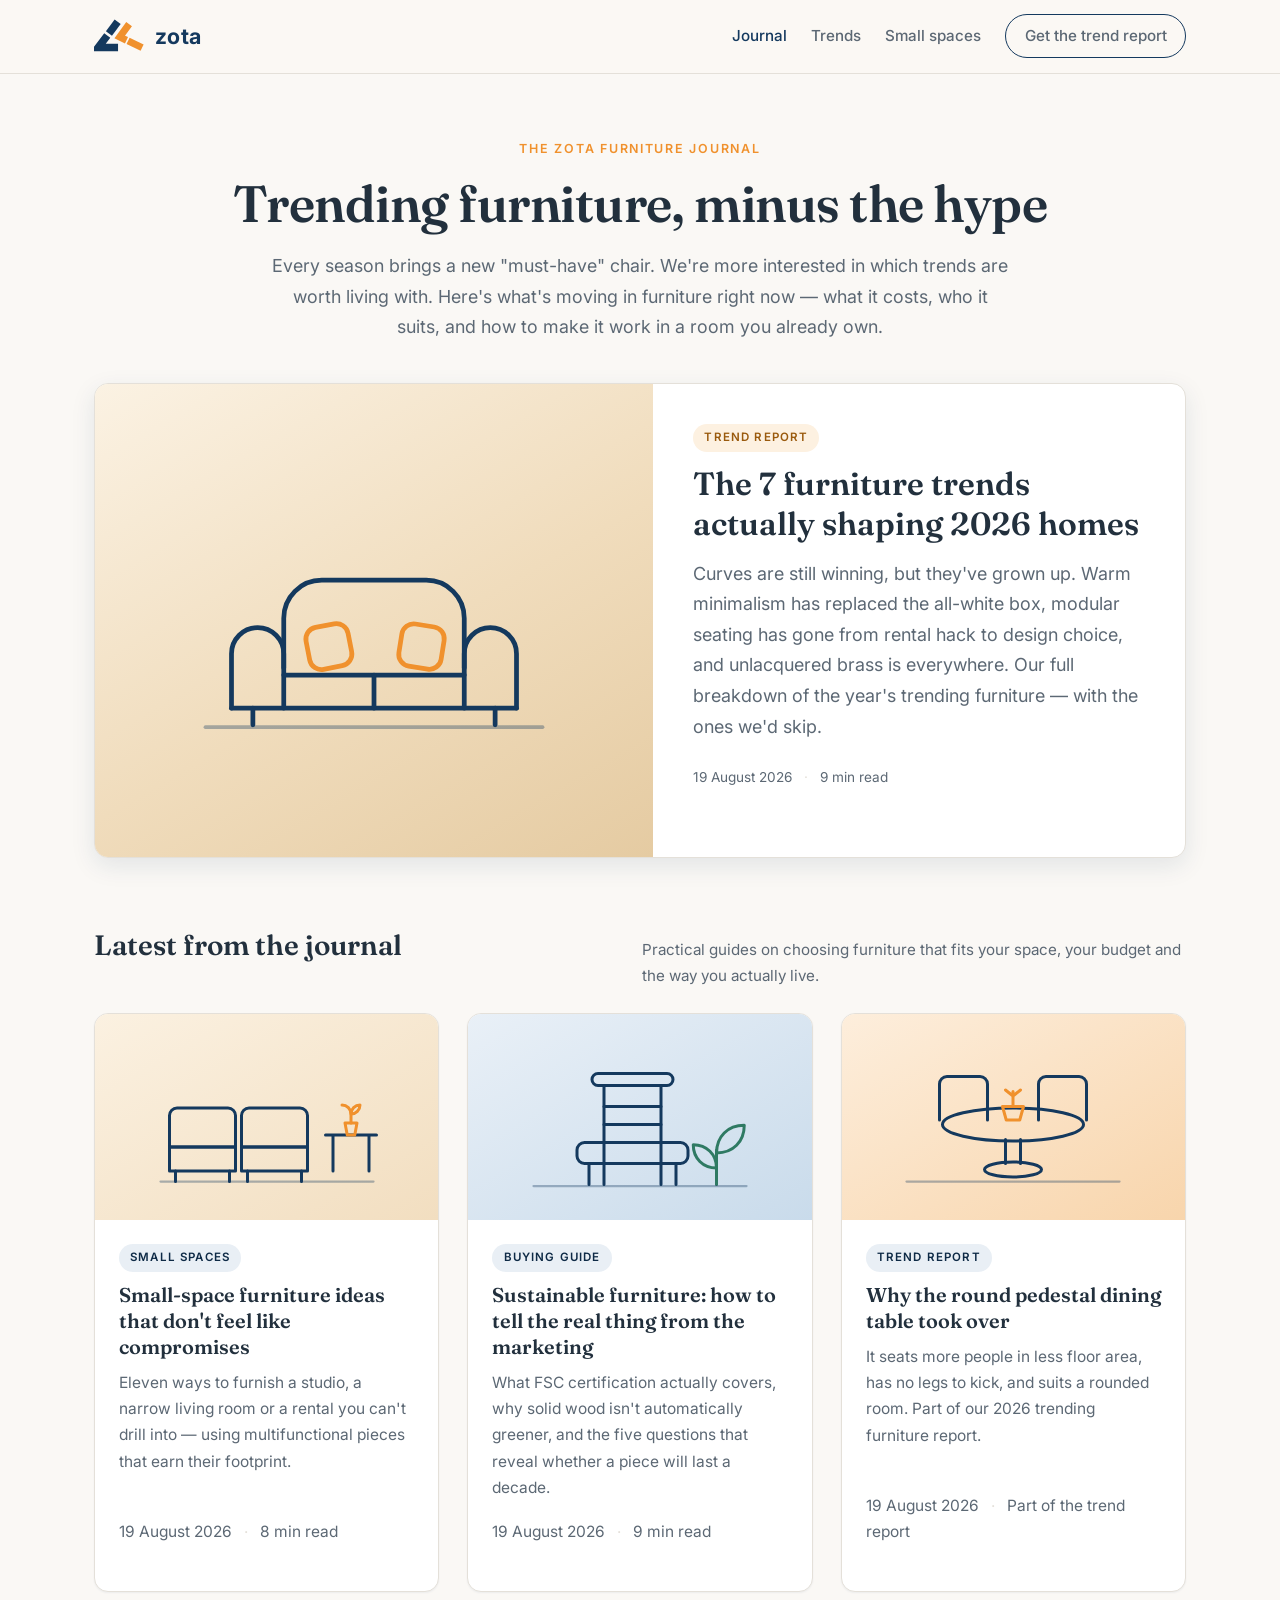
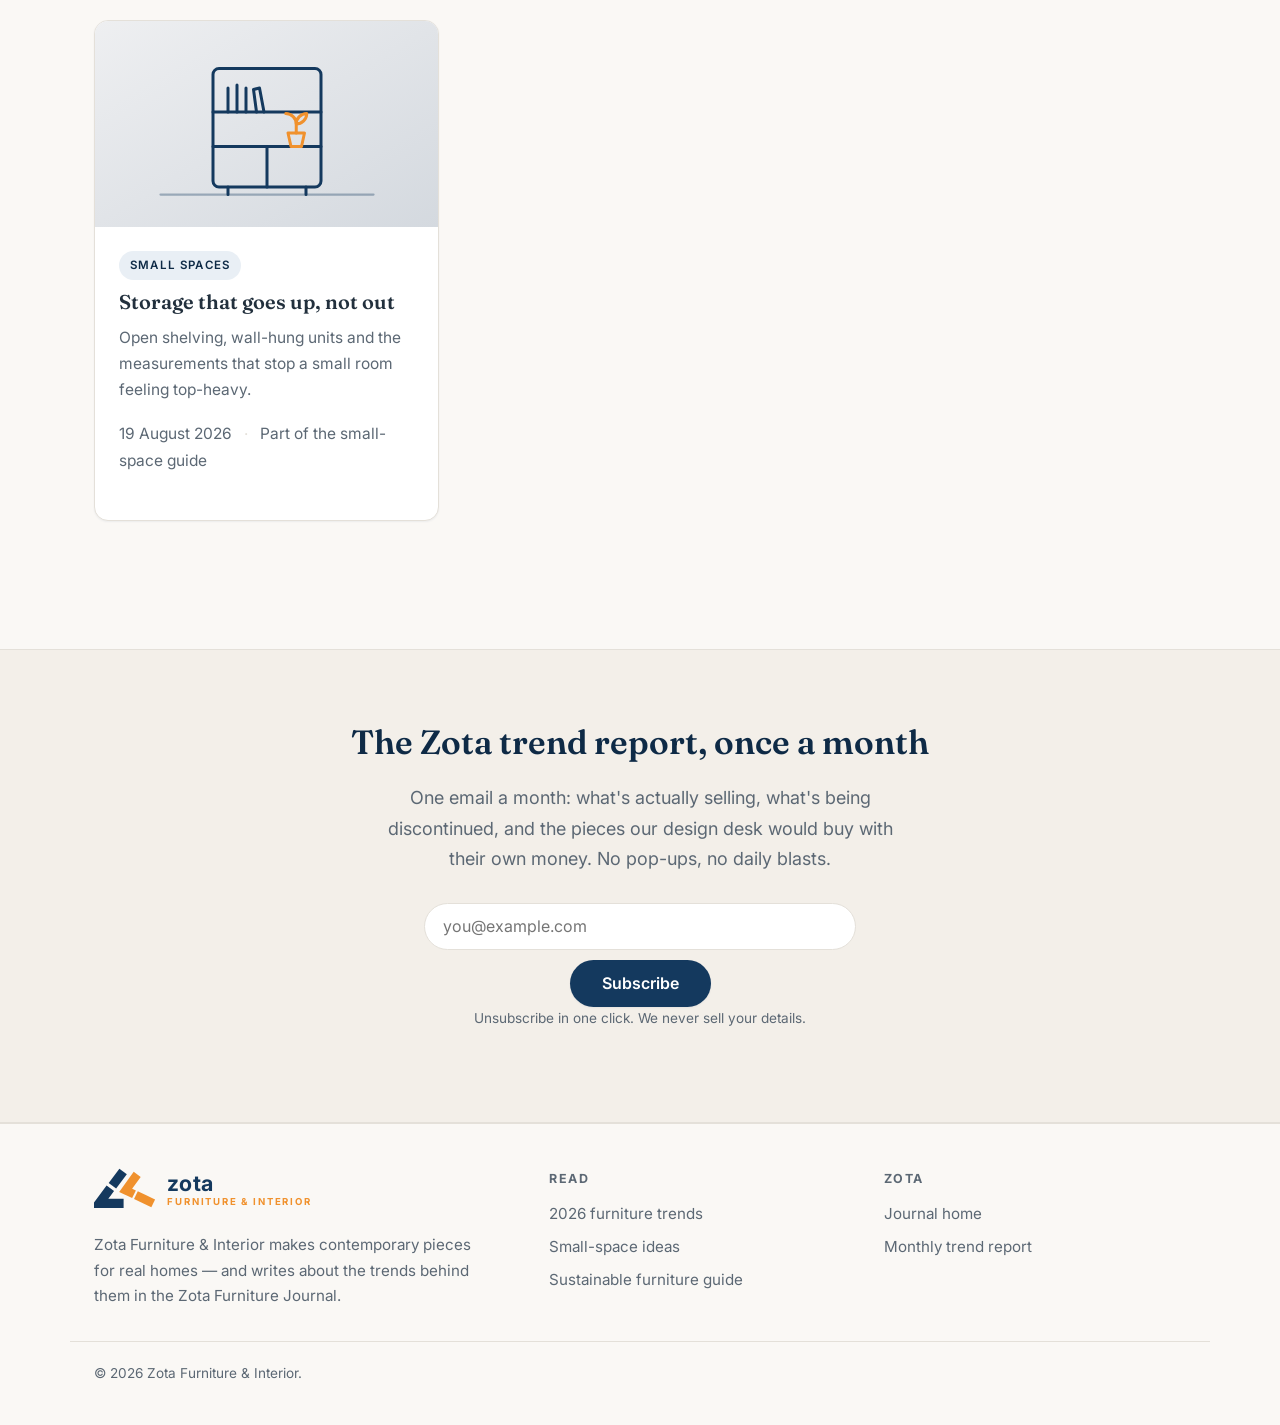
<file: index.html>
<!DOCTYPE html>
<html lang="en">
<head>
  <meta charset="UTF-8">
  <meta name="viewport" content="width=device-width, initial-scale=1.0">

  <title>Zota Furniture Journal — Trending Furniture, Styles &amp; Buying Guides</title>
  <meta name="description" content="The Zota Furniture Journal covers trending furniture for 2026 — curved sofas, warm minimalism, modular seating and small-space ideas — plus honest buying guides on materials, comfort and build quality.">
  <meta name="keywords" content="trending furniture, furniture trends 2026, modern furniture, Zota Furniture, curved sofa, modular sofa, small space furniture, sustainable furniture, home decor ideas">
  <link rel="canonical" href="https://zikrayassin.github.io/zota/">

  <!-- Open Graph / social sharing -->
  <meta property="og:type" content="website">
  <meta property="og:site_name" content="Zota Furniture">
  <meta property="og:title" content="Zota Furniture Journal — Trending Furniture, Styles &amp; Buying Guides">
  <meta property="og:description" content="Trending furniture for 2026 — curved sofas, warm minimalism, modular seating and small-space ideas — plus honest buying guides from the Zota design desk.">
  <meta property="og:url" content="https://zikrayassin.github.io/zota/">
  <meta property="og:image" content="https://zikrayassin.github.io/zota/assets/logo.svg">
  <meta name="twitter:card" content="summary_large_image">
  <meta name="twitter:title" content="Zota Furniture Journal — Trending Furniture &amp; Buying Guides">
  <meta name="twitter:description" content="Trending furniture for 2026, decoded by the Zota design desk.">
  <meta name="twitter:image" content="https://zikrayassin.github.io/zota/assets/logo.svg">

  <meta name="theme-color" content="#14395E">
  <link rel="icon" href="assets/favicon.svg" type="image/svg+xml">

  <link rel="preconnect" href="https://fonts.googleapis.com">
  <link rel="preconnect" href="https://fonts.gstatic.com" crossorigin>
  <link href="https://fonts.googleapis.com/css2?family=Fraunces:opsz,wght@9..144,400..700&family=Inter:wght@400;500;600;700&display=swap" rel="stylesheet">
  <link rel="stylesheet" href="style.css">

  <script type="application/ld+json">
  {
    "@context": "https://schema.org",
    "@graph": [
      {
        "@type": "Organization",
        "@id": "https://zikrayassin.github.io/zota/#organization",
        "name": "Zota Furniture",
        "url": "https://zikrayassin.github.io/zota/",
        "logo": "https://zikrayassin.github.io/zota/assets/logo.svg",
        "description": "Zota Furniture designs and sells contemporary furniture for modern homes, and publishes the Zota Furniture Journal on furniture trends and buying advice."
      },
      {
        "@type": "Blog",
        "@id": "https://zikrayassin.github.io/zota/#blog",
        "name": "Zota Furniture Journal",
        "url": "https://zikrayassin.github.io/zota/",
        "description": "Trending furniture, interior styling and buying guides from the Zota Furniture design desk.",
        "inLanguage": "en",
        "publisher": { "@id": "https://zikrayassin.github.io/zota/#organization" }
      }
    ]
  }
  </script>
</head>
<body>

  <a class="skip-link" href="#main">Skip to content</a>

  <header class="site-header">
    <div class="header-inner">
      <!-- LOGO: swap assets/logo.svg for the real Zota mark; nothing else needs to change. -->
      <a class="brand" href="index.html" aria-label="Zota Furniture &amp; Interior — home">
        <img class="brand-logo" src="assets/logo.svg" alt="" width="52" height="34">
        <span class="brand-name">zota</span>
      </a>
      <nav class="site-nav" aria-label="Primary">
        <a href="index.html" aria-current="page">Journal</a>
        <a class="nav-secondary" href="posts/furniture-trends-2026.html">Trends</a>
        <a class="nav-secondary" href="posts/small-space-furniture-ideas.html">Small spaces</a>
        <a class="btn btn-outline" href="#newsletter"><span class="label-long">Get the trend report</span><span class="label-short">Trend report</span></a>
      </nav>
    </div>
  </header>

  <main id="main">

    <section class="home-hero">
      <p class="eyebrow">The Zota Furniture Journal</p>
      <h1>Trending furniture, minus the hype</h1>
      <p class="lede">Every season brings a new "must-have" chair. We're more interested in which trends are worth living with. Here's what's moving in furniture right now — what it costs, who it suits, and how to make it work in a room you already own.</p>
    </section>

    <section class="featured" aria-labelledby="featured-heading">
      <h2 class="visually-hidden" id="featured-heading">Featured story</h2>
      <div class="featured-card">
        <div class="featured-art">
          <img src="assets/illo-curved-sofa.svg" alt="Illustration of a curved bouclé sofa with two throw cushions" width="380" height="238" loading="eager">
        </div>
        <div class="featured-body">
          <span class="tag tag-accent">Trend report</span>
          <h2><a href="posts/furniture-trends-2026.html">The 7 furniture trends actually shaping 2026 homes</a></h2>
          <p>Curves are still winning, but they've grown up. Warm minimalism has replaced the all-white box, modular seating has gone from rental hack to design choice, and unlacquered brass is everywhere. Our full breakdown of the year's trending furniture — with the ones we'd skip.</p>
          <p class="card-meta">
            <time datetime="2026-08-19">19 August 2026</time>
            <span class="meta-divider" aria-hidden="true">·</span>
            <span>9 min read</span>
          </p>
        </div>
      </div>
    </section>

    <div class="section-head">
      <h2 id="latest">Latest from the journal</h2>
      <p>Practical guides on choosing furniture that fits your space, your budget and the way you actually live.</p>
    </div>

    <ul class="post-grid" aria-labelledby="latest">

      <li class="post-card">
        <div class="card-art art-oat">
          <img src="assets/illo-modular-seating.svg" alt="Illustration of a modular sofa next to a nesting side table" width="240" height="150" loading="lazy">
        </div>
        <div class="card-body">
          <span class="tag">Small spaces</span>
          <h3><a href="posts/small-space-furniture-ideas.html">Small-space furniture ideas that don't feel like compromises</a></h3>
          <p>Eleven ways to furnish a studio, a narrow living room or a rental you can't drill into — using multifunctional pieces that earn their footprint.</p>
          <p class="card-meta">
            <time datetime="2026-08-19">19 August 2026</time>
            <span class="meta-divider" aria-hidden="true">·</span>
            <span>8 min read</span>
          </p>
        </div>
      </li>

      <li class="post-card">
        <div class="card-art art-blue">
          <img src="assets/illo-wood-chair.svg" alt="Illustration of a solid wood dining chair beside a leaf motif" width="240" height="150" loading="lazy">
        </div>
        <div class="card-body">
          <span class="tag">Buying guide</span>
          <h3><a href="posts/sustainable-furniture-guide.html">Sustainable furniture: how to tell the real thing from the marketing</a></h3>
          <p>What FSC certification actually covers, why solid wood isn't automatically greener, and the five questions that reveal whether a piece will last a decade.</p>
          <p class="card-meta">
            <time datetime="2026-08-19">19 August 2026</time>
            <span class="meta-divider" aria-hidden="true">·</span>
            <span>9 min read</span>
          </p>
        </div>
      </li>

      <li class="post-card">
        <div class="card-art art-amber">
          <img src="assets/illo-dining-table.svg" alt="Illustration of a round pedestal dining table with two chairs" width="240" height="150" loading="lazy">
        </div>
        <div class="card-body">
          <span class="tag">Trend report</span>
          <h3><a href="posts/furniture-trends-2026.html#dining">Why the round pedestal dining table took over</a></h3>
          <p>It seats more people in less floor area, has no legs to kick, and suits a rounded room. Part of our 2026 trending furniture report.</p>
          <p class="card-meta">
            <time datetime="2026-08-19">19 August 2026</time>
            <span class="meta-divider" aria-hidden="true">·</span>
            <span>Part of the trend report</span>
          </p>
        </div>
      </li>

      <li class="post-card">
        <div class="card-art art-stone">
          <img src="assets/illo-shelving.svg" alt="Illustration of an open shelving unit holding books and a plant" width="240" height="150" loading="lazy">
        </div>
        <div class="card-body">
          <span class="tag">Small spaces</span>
          <h3><a href="posts/small-space-furniture-ideas.html#vertical">Storage that goes up, not out</a></h3>
          <p>Open shelving, wall-hung units and the measurements that stop a small room feeling top-heavy.</p>
          <p class="card-meta">
            <time datetime="2026-08-19">19 August 2026</time>
            <span class="meta-divider" aria-hidden="true">·</span>
            <span>Part of the small-space guide</span>
          </p>
        </div>
      </li>

    </ul>

    <section class="cta" id="newsletter" aria-labelledby="newsletter-heading">
      <h2 id="newsletter-heading">The Zota trend report, once a month</h2>
      <p>One email a month: what's actually selling, what's being discontinued, and the pieces our design desk would buy with their own money. No pop-ups, no daily blasts.</p>
      <form class="signup" novalidate>
        <label class="visually-hidden" for="email">Email address</label>
        <input type="email" id="email" name="email" placeholder="you@example.com" autocomplete="email" required>
        <button type="submit" class="btn btn-solid">Subscribe</button>
      </form>
      <p class="signup-note">Unsubscribe in one click. We never sell your details.</p>
    </section>

  </main>

  <footer class="site-footer">
    <div class="footer-inner">
      <div>
        <a class="brand brand-stacked" href="index.html" aria-label="Zota Furniture &amp; Interior — home">
          <img class="brand-logo" src="assets/logo.svg" alt="" width="64" height="42">
          <span class="brand-text">
            <span class="brand-name">zota</span>
            <span class="brand-tagline">Furniture &amp; Interior</span>
          </span>
        </a>
        <p class="footer-blurb">Zota Furniture &amp; Interior makes contemporary pieces for real homes — and writes about the trends behind them in the Zota Furniture Journal.</p>
      </div>
      <div>
        <h3>Read</h3>
        <ul>
          <li><a href="posts/furniture-trends-2026.html">2026 furniture trends</a></li>
          <li><a href="posts/small-space-furniture-ideas.html">Small-space ideas</a></li>
          <li><a href="posts/sustainable-furniture-guide.html">Sustainable furniture guide</a></li>
        </ul>
      </div>
      <div>
        <h3>Zota</h3>
        <ul>
          <li><a href="index.html">Journal home</a></li>
          <li><a href="#newsletter">Monthly trend report</a></li>
        </ul>
      </div>
    </div>
    <p class="footer-legal">&copy; <span id="year">2026</span> Zota Furniture &amp; Interior.</p>
  </footer>

  <script src="script.js"></script>
</body>
</html>
</file>
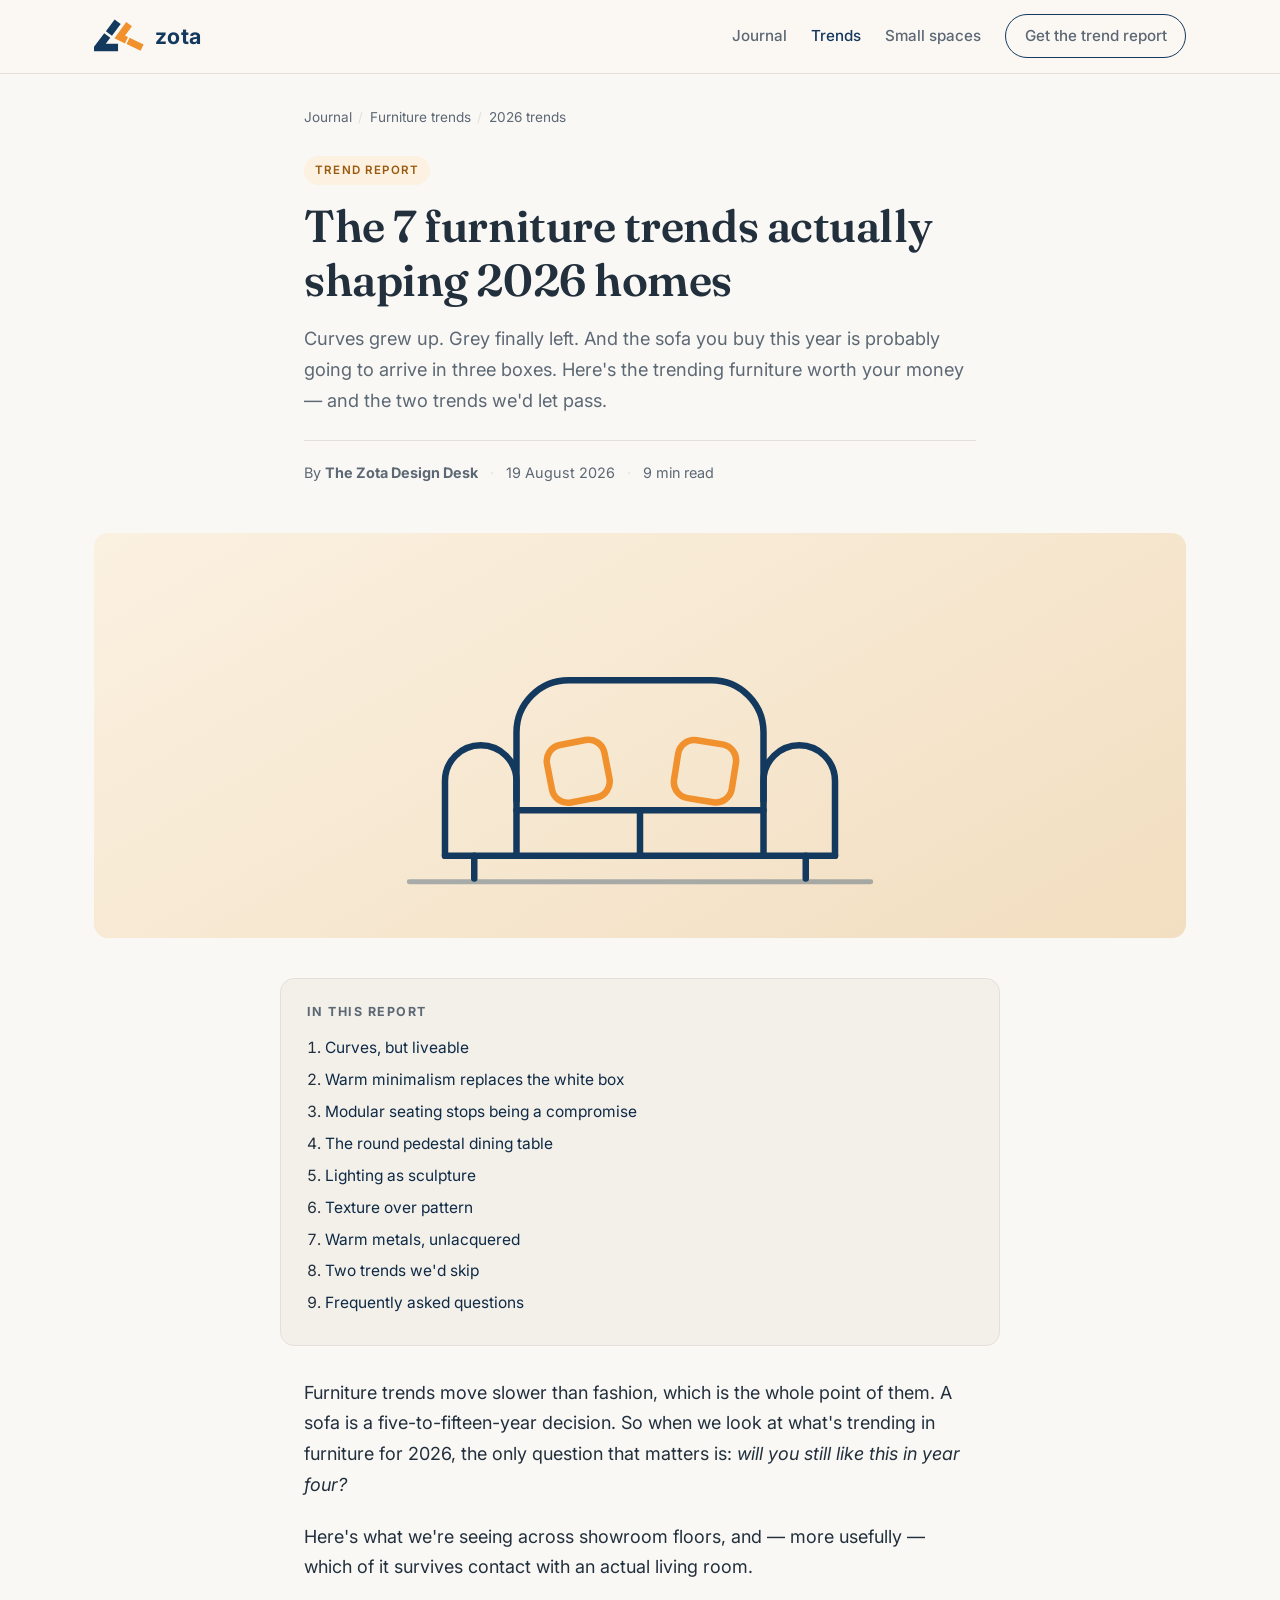
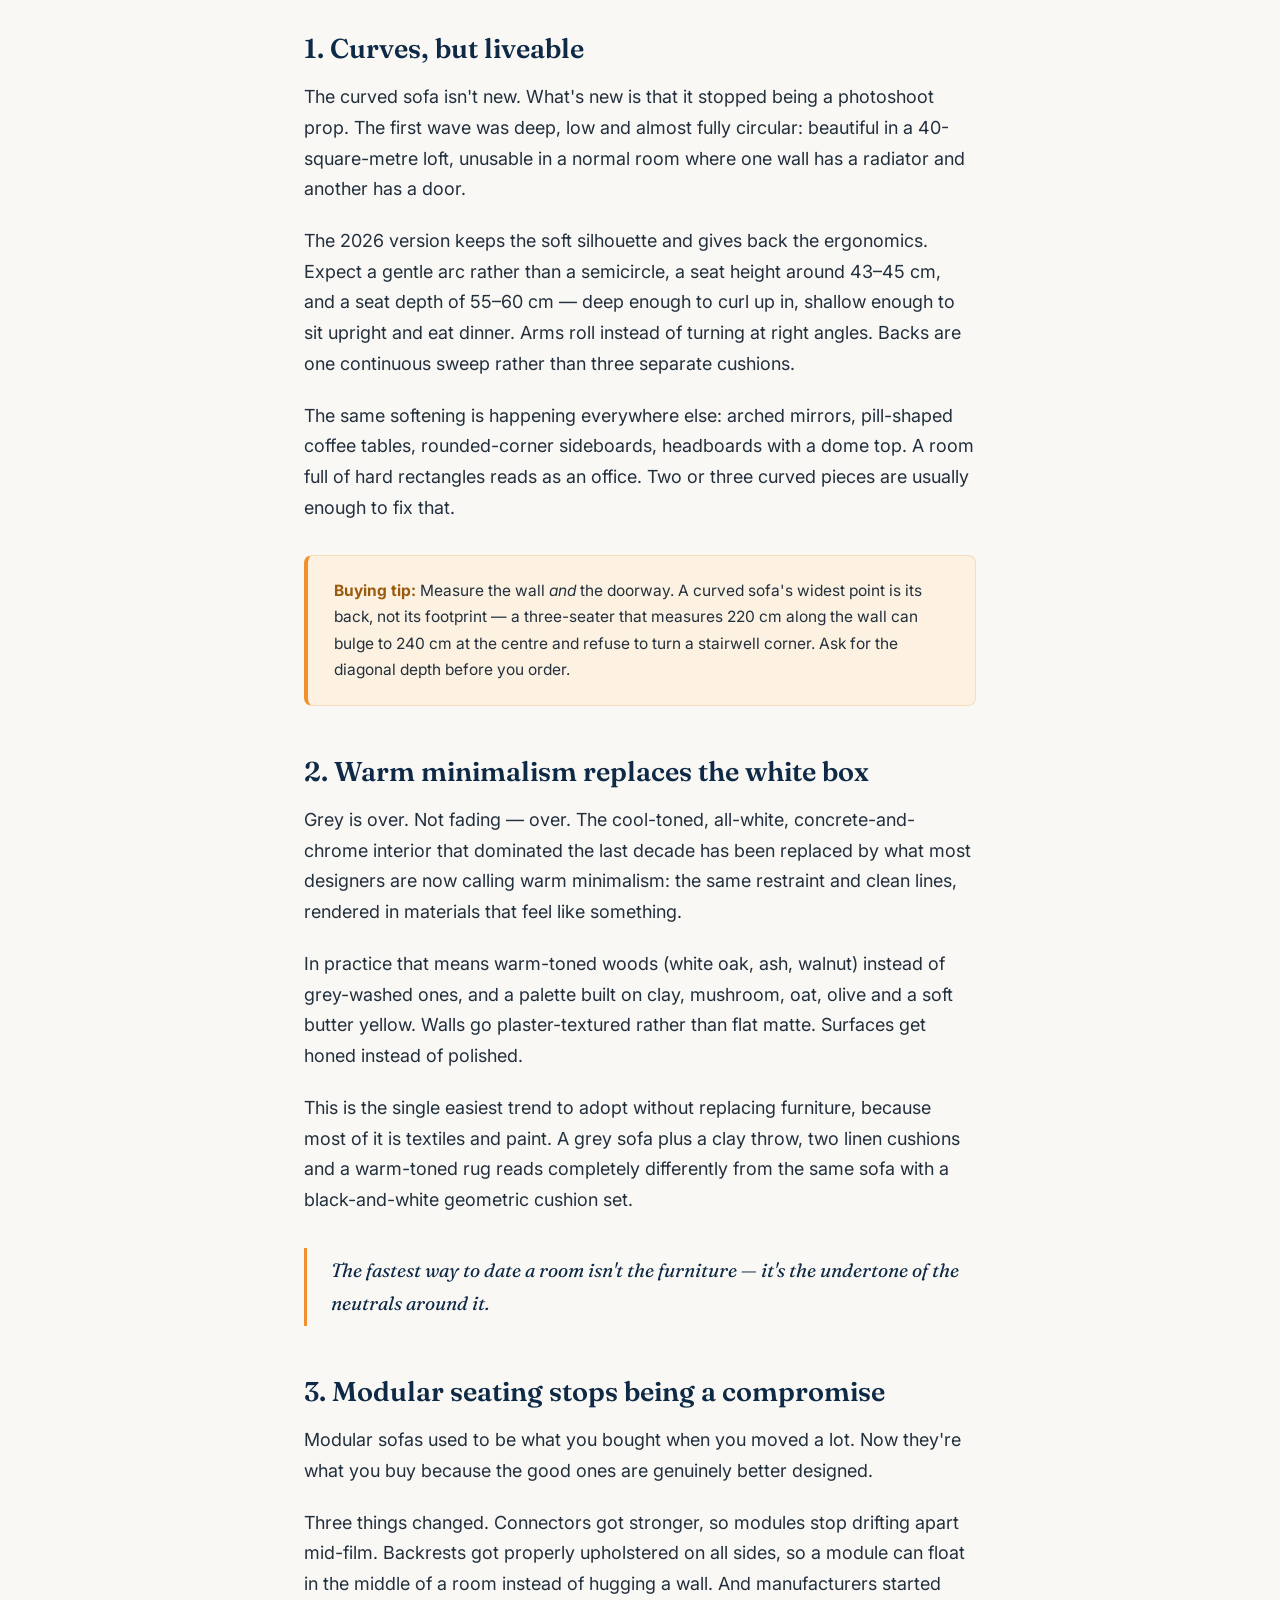
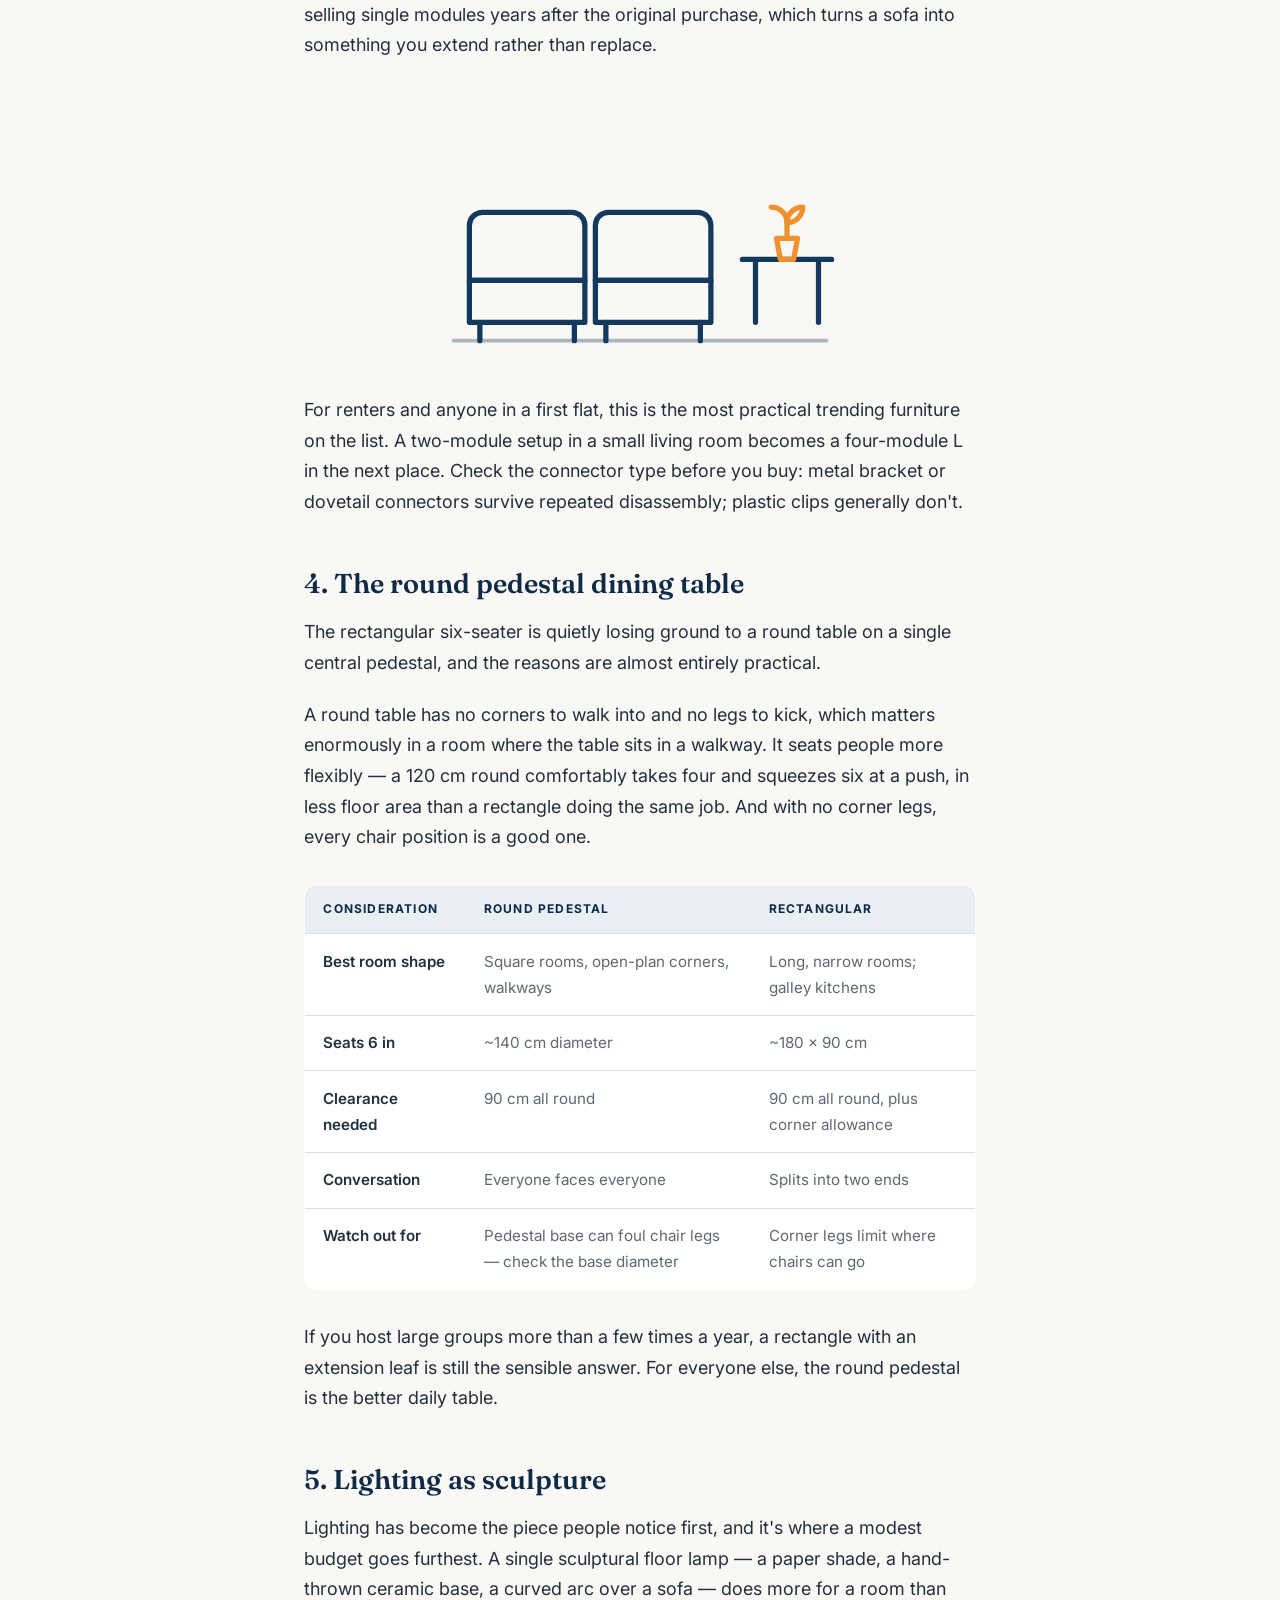
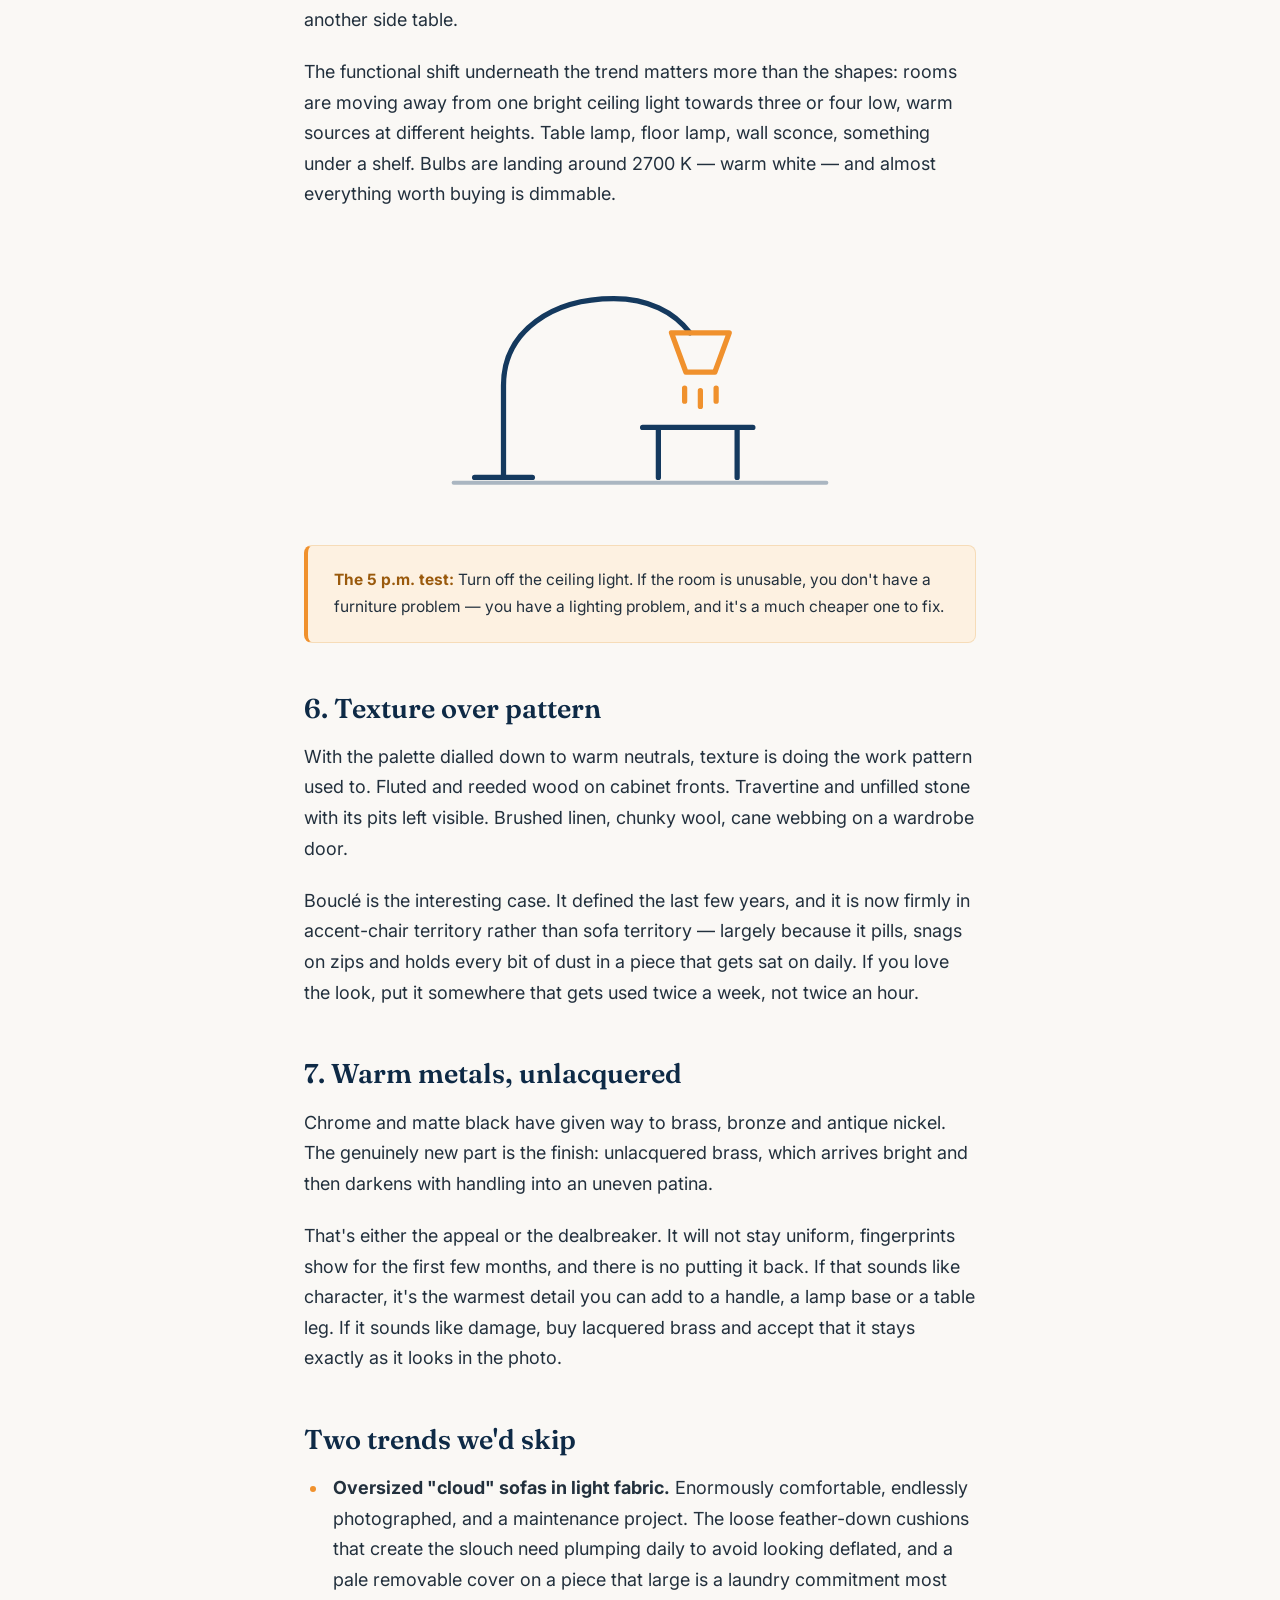
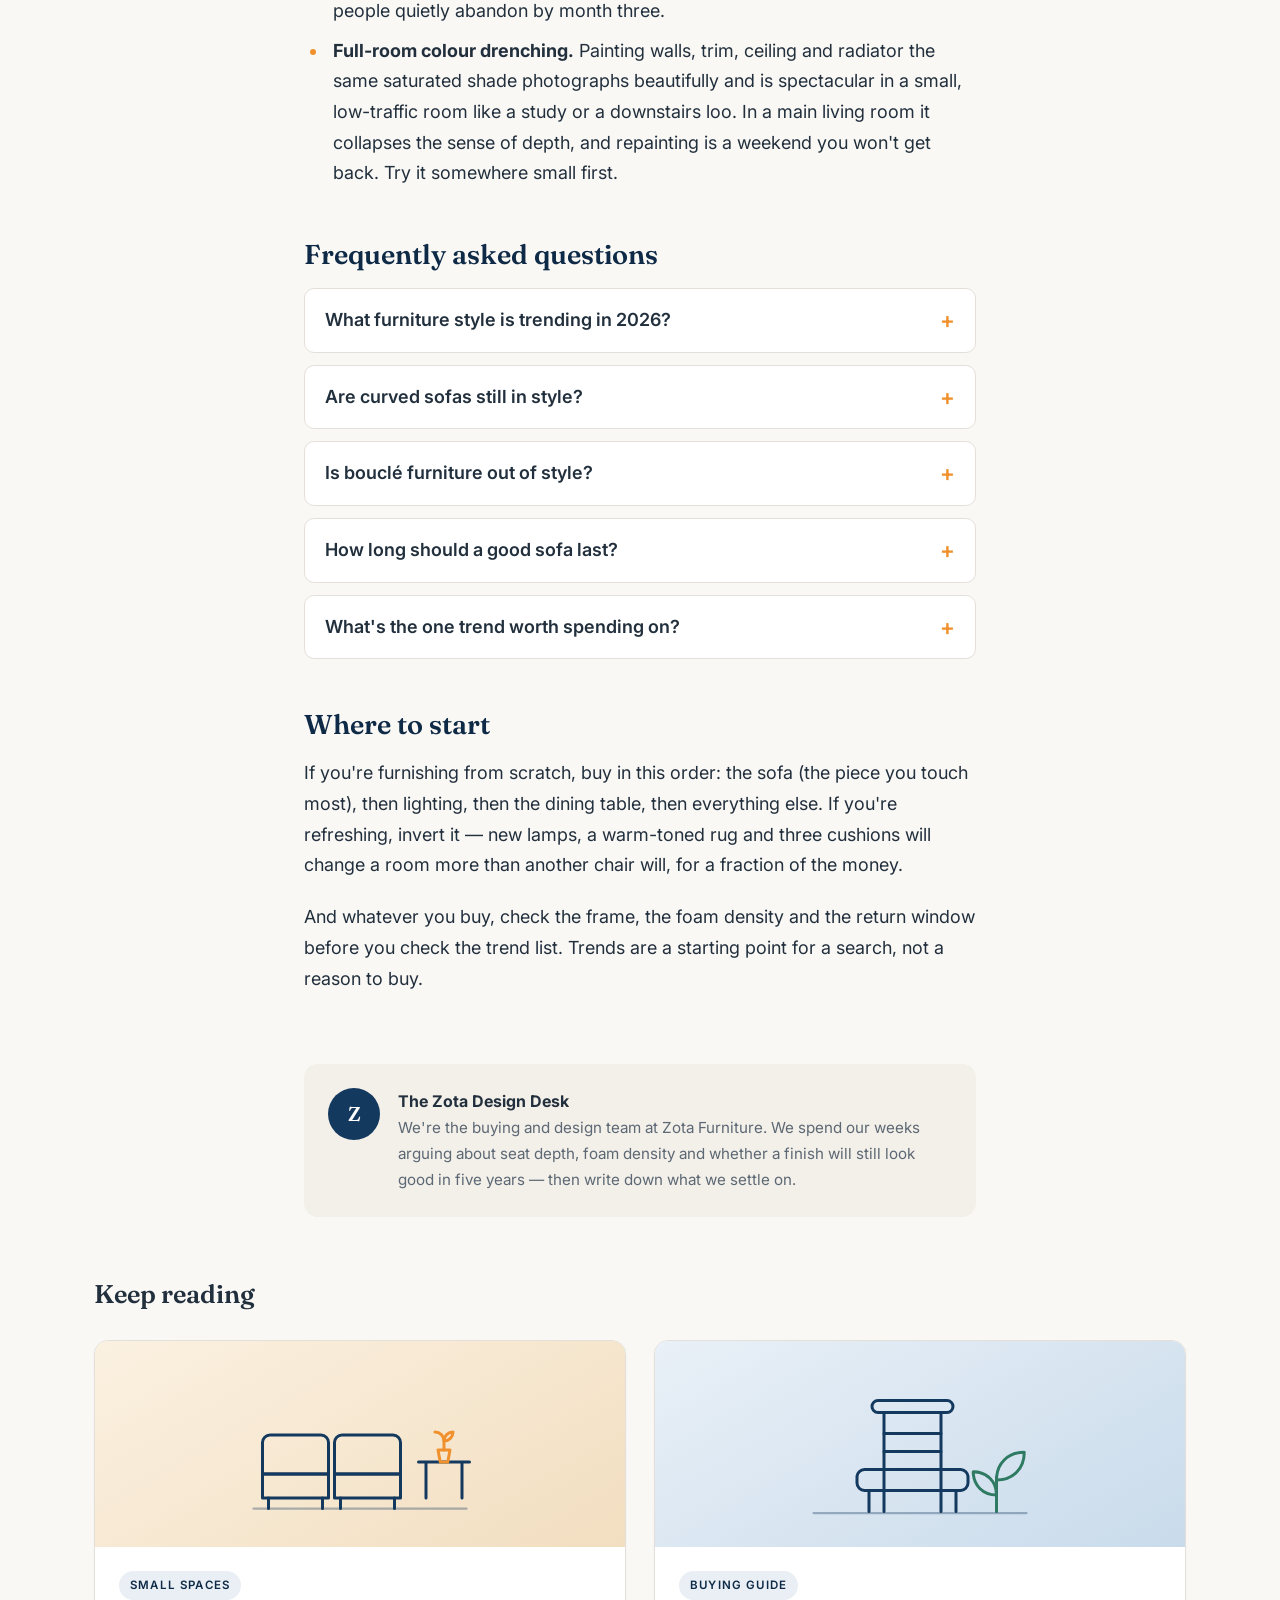
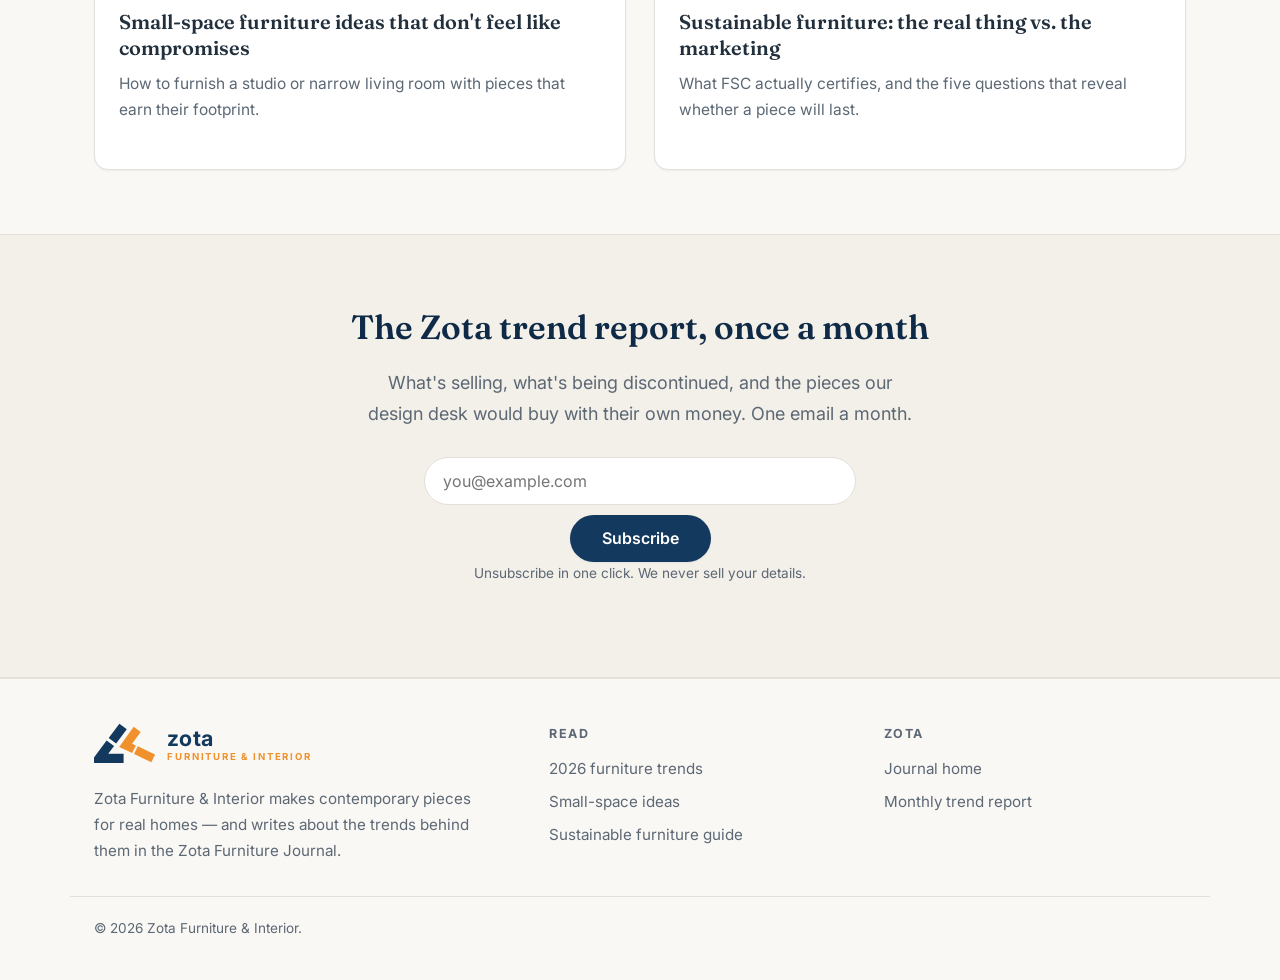
<file: posts/furniture-trends-2026.html>
<!DOCTYPE html>
<html lang="en">
<head>
  <meta charset="UTF-8">
  <meta name="viewport" content="width=device-width, initial-scale=1.0">

  <title>Furniture Trends 2026: 7 Trending Pieces Worth Buying | Zota Furniture</title>
  <meta name="description" content="The 7 furniture trends shaping 2026 homes — curved sofas, warm minimalism, modular seating, round pedestal dining tables and sculptural lighting — plus the trending furniture we'd skip.">
  <meta name="keywords" content="furniture trends 2026, trending furniture, curved sofa, modular sofa, warm minimalism, round pedestal dining table, statement lighting, modern living room furniture, Zota Furniture">
  <link rel="canonical" href="https://zikrayassin.github.io/zota/posts/furniture-trends-2026.html">

  <meta property="og:type" content="article">
  <meta property="og:site_name" content="Zota Furniture">
  <meta property="og:title" content="Furniture Trends 2026: 7 Trending Pieces Worth Buying">
  <meta property="og:description" content="Curves grew up, warm minimalism replaced the white box, and modular seating became a design choice. The full 2026 trending furniture report from Zota.">
  <meta property="og:url" content="https://zikrayassin.github.io/zota/posts/furniture-trends-2026.html">
  <meta property="og:image" content="https://zikrayassin.github.io/zota/assets/illo-curved-sofa.svg">
  <meta property="article:published_time" content="2026-08-19">
  <meta property="article:section" content="Furniture trends">
  <meta name="twitter:card" content="summary_large_image">
  <meta name="twitter:title" content="Furniture Trends 2026: 7 Trending Pieces Worth Buying">
  <meta name="twitter:description" content="The year's trending furniture, decoded by the Zota design desk.">
  <meta name="twitter:image" content="https://zikrayassin.github.io/zota/assets/illo-curved-sofa.svg">

  <meta name="theme-color" content="#14395E">
  <link rel="icon" href="../assets/favicon.svg" type="image/svg+xml">

  <link rel="preconnect" href="https://fonts.googleapis.com">
  <link rel="preconnect" href="https://fonts.gstatic.com" crossorigin>
  <link href="https://fonts.googleapis.com/css2?family=Fraunces:opsz,wght@9..144,400..700&family=Inter:wght@400;500;600;700&display=swap" rel="stylesheet">
  <link rel="stylesheet" href="../style.css">

  <script type="application/ld+json">
  {
    "@context": "https://schema.org",
    "@graph": [
      {
        "@type": "BlogPosting",
        "headline": "Furniture Trends 2026: 7 Trending Pieces Worth Buying",
        "description": "The seven furniture trends shaping 2026 homes — curved sofas, warm minimalism, modular seating, round pedestal dining tables and sculptural lighting — plus the trending furniture we would skip.",
        "image": "https://zikrayassin.github.io/zota/assets/illo-curved-sofa.svg",
        "datePublished": "2026-08-19",
        "dateModified": "2026-08-19",
        "inLanguage": "en",
        "wordCount": 1900,
        "keywords": "furniture trends 2026, trending furniture, curved sofa, modular sofa, warm minimalism, round pedestal dining table",
        "articleSection": "Furniture trends",
        "author": {
          "@type": "Organization",
          "name": "The Zota Design Desk",
          "url": "https://zikrayassin.github.io/zota/"
        },
        "publisher": {
          "@type": "Organization",
          "name": "Zota Furniture",
          "logo": {
            "@type": "ImageObject",
            "url": "https://zikrayassin.github.io/zota/assets/logo.svg"
          }
        },
        "mainEntityOfPage": {
          "@type": "WebPage",
          "@id": "https://zikrayassin.github.io/zota/posts/furniture-trends-2026.html"
        }
      },
      {
        "@type": "BreadcrumbList",
        "itemListElement": [
          { "@type": "ListItem", "position": 1, "name": "Zota Furniture Journal", "item": "https://zikrayassin.github.io/zota/" },
          { "@type": "ListItem", "position": 2, "name": "Furniture trends" },
          { "@type": "ListItem", "position": 3, "name": "Furniture trends 2026" }
        ]
      },
      {
        "@type": "FAQPage",
        "mainEntity": [
          {
            "@type": "Question",
            "name": "What furniture style is trending in 2026?",
            "acceptedAnswer": {
              "@type": "Answer",
              "text": "Warm minimalism is the dominant look: clean lines kept from the minimalist era, but rendered in warm woods, clay and butter tones, and tactile fabrics rather than cold grey and white. Curved silhouettes, modular seating and sculptural lighting are the pieces carrying it."
            }
          },
          {
            "@type": "Question",
            "name": "Are curved sofas still in style?",
            "acceptedAnswer": {
              "@type": "Answer",
              "text": "Yes, but the shape has changed. The deep, low, fully circular sofa has given way to gentler curves on a normal seat height and depth, which are far easier to live with and to fit against a wall."
            }
          },
          {
            "@type": "Question",
            "name": "Is boucle furniture out of style?",
            "acceptedAnswer": {
              "@type": "Answer",
              "text": "Boucle is no longer the default. It still works on a single accent chair, but heavy-textured wools, brushed linens and leather have replaced it on larger pieces, partly because boucle pills and traps dust on a sofa that gets daily use."
            }
          },
          {
            "@type": "Question",
            "name": "How long should a good sofa last?",
            "acceptedAnswer": {
              "@type": "Answer",
              "text": "A sofa built on a kiln-dried hardwood frame with eight-way hand-tied or sinuous steel springs and high-resilience foam should last ten to fifteen years of daily use. Frames made from softwood or particleboard, and thin foam without a wrap, typically start sagging within three to five."
            }
          }
        ]
      }
    ]
  }
  </script>
</head>
<body>

  <a class="skip-link" href="#main">Skip to content</a>
  <div class="progress-bar" id="progress-bar" aria-hidden="true"></div>

  <header class="site-header">
    <div class="header-inner">
      <a class="brand" href="../index.html" aria-label="Zota Furniture &amp; Interior — home">
        <img class="brand-logo" src="../assets/logo.svg" alt="" width="52" height="34">
        <span class="brand-name">zota</span>
      </a>
      <nav class="site-nav" aria-label="Primary">
        <a href="../index.html">Journal</a>
        <a class="nav-secondary" href="furniture-trends-2026.html" aria-current="page">Trends</a>
        <a class="nav-secondary" href="small-space-furniture-ideas.html">Small spaces</a>
        <a class="btn btn-outline" href="#newsletter"><span class="label-long">Get the trend report</span><span class="label-short">Trend report</span></a>
      </nav>
    </div>
  </header>

  <main id="main">
    <article>

      <nav class="breadcrumbs" aria-label="Breadcrumb">
        <ol>
          <li><a href="../index.html">Journal</a></li>
          <li>Furniture trends</li>
          <li aria-current="page">2026 trends</li>
        </ol>
      </nav>

      <header class="post-hero">
        <span class="tag tag-accent">Trend report</span>
        <h1>The 7 furniture trends actually shaping 2026 homes</h1>
        <p class="standfirst">Curves grew up. Grey finally left. And the sofa you buy this year is probably going to arrive in three boxes. Here's the trending furniture worth your money — and the two trends we'd let pass.</p>
        <p class="post-meta">
          By <strong>The Zota Design Desk</strong>
          <span class="meta-divider" aria-hidden="true">·</span>
          <time datetime="2026-08-19">19 August 2026</time>
          <span class="meta-divider" aria-hidden="true">·</span>
          <span>9 min read</span>
        </p>
      </header>

      <div class="post-banner">
        <div class="banner-inner art-oat">
          <img src="../assets/illo-curved-sofa.svg" alt="Illustration of a curved sofa with two soft throw cushions, the signature silhouette of 2026 furniture trends" width="520" height="325">
        </div>
      </div>

      <nav class="toc" aria-labelledby="toc-heading">
        <h2 id="toc-heading">In this report</h2>
        <ol>
          <li><a href="#curves">Curves, but liveable</a></li>
          <li><a href="#warm-minimalism">Warm minimalism replaces the white box</a></li>
          <li><a href="#modular">Modular seating stops being a compromise</a></li>
          <li><a href="#dining">The round pedestal dining table</a></li>
          <li><a href="#lighting">Lighting as sculpture</a></li>
          <li><a href="#texture">Texture over pattern</a></li>
          <li><a href="#brass">Warm metals, unlacquered</a></li>
          <li><a href="#skip">Two trends we'd skip</a></li>
          <li><a href="#faq">Frequently asked questions</a></li>
        </ol>
      </nav>

      <div class="post-body">

        <p>Furniture trends move slower than fashion, which is the whole point of them. A sofa is a five-to-fifteen-year decision. So when we look at what's trending in furniture for 2026, the only question that matters is: <em>will you still like this in year four?</em></p>

        <p>Here's what we're seeing across showroom floors, and — more usefully — which of it survives contact with an actual living room.</p>

        <h2 id="curves">1. Curves, but liveable</h2>

        <p>The curved sofa isn't new. What's new is that it stopped being a photoshoot prop. The first wave was deep, low and almost fully circular: beautiful in a 40-square-metre loft, unusable in a normal room where one wall has a radiator and another has a door.</p>

        <p>The 2026 version keeps the soft silhouette and gives back the ergonomics. Expect a gentle arc rather than a semicircle, a seat height around 43–45&nbsp;cm, and a seat depth of 55–60&nbsp;cm — deep enough to curl up in, shallow enough to sit upright and eat dinner. Arms roll instead of turning at right angles. Backs are one continuous sweep rather than three separate cushions.</p>

        <p>The same softening is happening everywhere else: arched mirrors, pill-shaped coffee tables, rounded-corner sideboards, headboards with a dome top. A room full of hard rectangles reads as an office. Two or three curved pieces are usually enough to fix that.</p>

        <div class="callout">
          <p><strong>Buying tip:</strong> Measure the wall <em>and</em> the doorway. A curved sofa's widest point is its back, not its footprint — a three-seater that measures 220&nbsp;cm along the wall can bulge to 240&nbsp;cm at the centre and refuse to turn a stairwell corner. Ask for the diagonal depth before you order.</p>
        </div>

        <h2 id="warm-minimalism">2. Warm minimalism replaces the white box</h2>

        <p>Grey is over. Not fading — over. The cool-toned, all-white, concrete-and-chrome interior that dominated the last decade has been replaced by what most designers are now calling warm minimalism: the same restraint and clean lines, rendered in materials that feel like something.</p>

        <p>In practice that means warm-toned woods (white oak, ash, walnut) instead of grey-washed ones, and a palette built on clay, mushroom, oat, olive and a soft butter yellow. Walls go plaster-textured rather than flat matte. Surfaces get honed instead of polished.</p>

        <p>This is the single easiest trend to adopt without replacing furniture, because most of it is textiles and paint. A grey sofa plus a clay throw, two linen cushions and a warm-toned rug reads completely differently from the same sofa with a black-and-white geometric cushion set.</p>

        <blockquote>The fastest way to date a room isn't the furniture — it's the undertone of the neutrals around it.</blockquote>

        <h2 id="modular">3. Modular seating stops being a compromise</h2>

        <p>Modular sofas used to be what you bought when you moved a lot. Now they're what you buy because the good ones are genuinely better designed.</p>

        <p>Three things changed. Connectors got stronger, so modules stop drifting apart mid-film. Backrests got properly upholstered on all sides, so a module can float in the middle of a room instead of hugging a wall. And manufacturers started selling single modules years after the original purchase, which turns a sofa into something you extend rather than replace.</p>

        <img src="../assets/illo-modular-seating.svg" alt="Illustration of a modular sofa with a separate nesting side table, showing how sections combine" width="520" height="325" class="inline-illo">

        <p>For renters and anyone in a first flat, this is the most practical trending furniture on the list. A two-module setup in a small living room becomes a four-module L in the next place. Check the connector type before you buy: metal bracket or dovetail connectors survive repeated disassembly; plastic clips generally don't.</p>

        <h2 id="dining">4. The round pedestal dining table</h2>

        <p>The rectangular six-seater is quietly losing ground to a round table on a single central pedestal, and the reasons are almost entirely practical.</p>

        <p>A round table has no corners to walk into and no legs to kick, which matters enormously in a room where the table sits in a walkway. It seats people more flexibly — a 120&nbsp;cm round comfortably takes four and squeezes six at a push, in less floor area than a rectangle doing the same job. And with no corner legs, every chair position is a good one.</p>

        <div class="table-wrap">
          <table class="compare-table">
            <caption class="visually-hidden">Round pedestal dining tables compared to rectangular dining tables</caption>
            <thead>
              <tr>
                <th scope="col">Consideration</th>
                <th scope="col">Round pedestal</th>
                <th scope="col">Rectangular</th>
              </tr>
            </thead>
            <tbody>
              <tr>
                <th scope="row">Best room shape</th>
                <td>Square rooms, open-plan corners, walkways</td>
                <td>Long, narrow rooms; galley kitchens</td>
              </tr>
              <tr>
                <th scope="row">Seats 6 in</th>
                <td>~140&nbsp;cm diameter</td>
                <td>~180 × 90&nbsp;cm</td>
              </tr>
              <tr>
                <th scope="row">Clearance needed</th>
                <td>90&nbsp;cm all round</td>
                <td>90&nbsp;cm all round, plus corner allowance</td>
              </tr>
              <tr>
                <th scope="row">Conversation</th>
                <td>Everyone faces everyone</td>
                <td>Splits into two ends</td>
              </tr>
              <tr>
                <th scope="row">Watch out for</th>
                <td>Pedestal base can foul chair legs — check the base diameter</td>
                <td>Corner legs limit where chairs can go</td>
              </tr>
            </tbody>
          </table>
        </div>

        <p>If you host large groups more than a few times a year, a rectangle with an extension leaf is still the sensible answer. For everyone else, the round pedestal is the better daily table.</p>

        <h2 id="lighting">5. Lighting as sculpture</h2>

        <p>Lighting has become the piece people notice first, and it's where a modest budget goes furthest. A single sculptural floor lamp — a paper shade, a hand-thrown ceramic base, a curved arc over a sofa — does more for a room than another side table.</p>

        <p>The functional shift underneath the trend matters more than the shapes: rooms are moving away from one bright ceiling light towards three or four low, warm sources at different heights. Table lamp, floor lamp, wall sconce, something under a shelf. Bulbs are landing around 2700 K — warm white — and almost everything worth buying is dimmable.</p>

        <img src="../assets/illo-floor-lamp.svg" alt="Illustration of a sculptural arc floor lamp curving over a small accent table" width="520" height="325" class="inline-illo">

        <div class="callout">
          <p><strong>The 5 p.m. test:</strong> Turn off the ceiling light. If the room is unusable, you don't have a furniture problem — you have a lighting problem, and it's a much cheaper one to fix.</p>
        </div>

        <h2 id="texture">6. Texture over pattern</h2>

        <p>With the palette dialled down to warm neutrals, texture is doing the work pattern used to. Fluted and reeded wood on cabinet fronts. Travertine and unfilled stone with its pits left visible. Brushed linen, chunky wool, cane webbing on a wardrobe door.</p>

        <p>Bouclé is the interesting case. It defined the last few years, and it is now firmly in accent-chair territory rather than sofa territory — largely because it pills, snags on zips and holds every bit of dust in a piece that gets sat on daily. If you love the look, put it somewhere that gets used twice a week, not twice an hour.</p>

        <h2 id="brass">7. Warm metals, unlacquered</h2>

        <p>Chrome and matte black have given way to brass, bronze and antique nickel. The genuinely new part is the finish: unlacquered brass, which arrives bright and then darkens with handling into an uneven patina.</p>

        <p>That's either the appeal or the dealbreaker. It will not stay uniform, fingerprints show for the first few months, and there is no putting it back. If that sounds like character, it's the warmest detail you can add to a handle, a lamp base or a table leg. If it sounds like damage, buy lacquered brass and accept that it stays exactly as it looks in the photo.</p>

        <h2 id="skip">Two trends we'd skip</h2>

        <ul>
          <li><strong>Oversized "cloud" sofas in light fabric.</strong> Enormously comfortable, endlessly photographed, and a maintenance project. The loose feather-down cushions that create the slouch need plumping daily to avoid looking deflated, and a pale removable cover on a piece that large is a laundry commitment most people quietly abandon by month three.</li>
          <li><strong>Full-room colour drenching.</strong> Painting walls, trim, ceiling and radiator the same saturated shade photographs beautifully and is spectacular in a small, low-traffic room like a study or a downstairs loo. In a main living room it collapses the sense of depth, and repainting is a weekend you won't get back. Try it somewhere small first.</li>
        </ul>

        <h2 id="faq">Frequently asked questions</h2>

        <div class="faq">
          <details>
            <summary>What furniture style is trending in 2026?</summary>
            <p>Warm minimalism. It keeps the clean lines of the minimalist decade but swaps cold grey and white for warm woods, clay and butter tones, and tactile fabrics. Curved silhouettes, modular seating and sculptural lighting are the pieces carrying the look.</p>
          </details>
          <details>
            <summary>Are curved sofas still in style?</summary>
            <p>Yes — but the shape has changed. The deep, low, near-circular sofa has given way to a gentler arc at a normal seat height and depth, which is far easier to live with and much easier to place against a wall.</p>
          </details>
          <details>
            <summary>Is bouclé furniture out of style?</summary>
            <p>It's no longer the default. Bouclé still works beautifully on a single accent chair, but brushed linens, heavy wools and leather have taken over on sofas and daily-use pieces — mostly because bouclé pills and traps dust.</p>
          </details>
          <details>
            <summary>How long should a good sofa last?</summary>
            <p>A sofa on a kiln-dried hardwood frame, with eight-way hand-tied or sinuous steel springs and high-resilience foam, should give ten to fifteen years of daily use. Softwood or particleboard frames with thin unwrapped foam typically start sagging in three to five.</p>
          </details>
          <details>
            <summary>What's the one trend worth spending on?</summary>
            <p>Lighting. It's the cheapest way to change how a room feels, it moves with you, and unlike a sofa it never has to match anything you already own.</p>
          </details>
        </div>

        <h2>Where to start</h2>

        <p>If you're furnishing from scratch, buy in this order: the sofa (the piece you touch most), then lighting, then the dining table, then everything else. If you're refreshing, invert it — new lamps, a warm-toned rug and three cushions will change a room more than another chair will, for a fraction of the money.</p>

        <p>And whatever you buy, check the frame, the foam density and the return window before you check the trend list. Trends are a starting point for a search, not a reason to buy.</p>

      </div>

      <div class="author-card">
        <div class="author-inner">
          <span class="author-avatar" aria-hidden="true">Z</span>
          <p>
            <strong>The Zota Design Desk</strong>
            We're the buying and design team at Zota Furniture. We spend our weeks arguing about seat depth, foam density and whether a finish will still look good in five years — then write down what we settle on.
          </p>
        </div>
      </div>

      <section class="related" aria-labelledby="related-heading">
        <h2 id="related-heading">Keep reading</h2>
        <ul class="post-grid">
          <li class="post-card">
            <div class="card-art art-oat">
              <img src="../assets/illo-modular-seating.svg" alt="Illustration of a modular sofa beside a nesting side table" width="240" height="150" loading="lazy">
            </div>
            <div class="card-body">
              <span class="tag">Small spaces</span>
              <h3><a href="small-space-furniture-ideas.html">Small-space furniture ideas that don't feel like compromises</a></h3>
              <p>How to furnish a studio or narrow living room with pieces that earn their footprint.</p>
            </div>
          </li>
          <li class="post-card">
            <div class="card-art art-blue">
              <img src="../assets/illo-wood-chair.svg" alt="Illustration of a solid wood dining chair beside a leaf motif" width="240" height="150" loading="lazy">
            </div>
            <div class="card-body">
              <span class="tag">Buying guide</span>
              <h3><a href="sustainable-furniture-guide.html">Sustainable furniture: the real thing vs. the marketing</a></h3>
              <p>What FSC actually certifies, and the five questions that reveal whether a piece will last.</p>
            </div>
          </li>
        </ul>
      </section>

      <section class="cta" id="newsletter" aria-labelledby="newsletter-heading">
        <h2 id="newsletter-heading">The Zota trend report, once a month</h2>
        <p>What's selling, what's being discontinued, and the pieces our design desk would buy with their own money. One email a month.</p>
        <form class="signup" novalidate>
          <label class="visually-hidden" for="email">Email address</label>
          <input type="email" id="email" name="email" placeholder="you@example.com" autocomplete="email" required>
          <button type="submit" class="btn btn-solid">Subscribe</button>
        </form>
        <p class="signup-note">Unsubscribe in one click. We never sell your details.</p>
      </section>

    </article>
  </main>

  <footer class="site-footer">
    <div class="footer-inner">
      <div>
        <a class="brand brand-stacked" href="../index.html" aria-label="Zota Furniture &amp; Interior — home">
          <img class="brand-logo" src="../assets/logo.svg" alt="" width="64" height="42">
          <span class="brand-text">
            <span class="brand-name">zota</span>
            <span class="brand-tagline">Furniture &amp; Interior</span>
          </span>
        </a>
        <p class="footer-blurb">Zota Furniture &amp; Interior makes contemporary pieces for real homes — and writes about the trends behind them in the Zota Furniture Journal.</p>
      </div>
      <div>
        <h3>Read</h3>
        <ul>
          <li><a href="furniture-trends-2026.html">2026 furniture trends</a></li>
          <li><a href="small-space-furniture-ideas.html">Small-space ideas</a></li>
          <li><a href="sustainable-furniture-guide.html">Sustainable furniture guide</a></li>
        </ul>
      </div>
      <div>
        <h3>Zota</h3>
        <ul>
          <li><a href="../index.html">Journal home</a></li>
          <li><a href="#newsletter">Monthly trend report</a></li>
        </ul>
      </div>
    </div>
    <p class="footer-legal">&copy; <span id="year">2026</span> Zota Furniture &amp; Interior.</p>
  </footer>

  <script src="../script.js"></script>
</body>
</html>
</file>
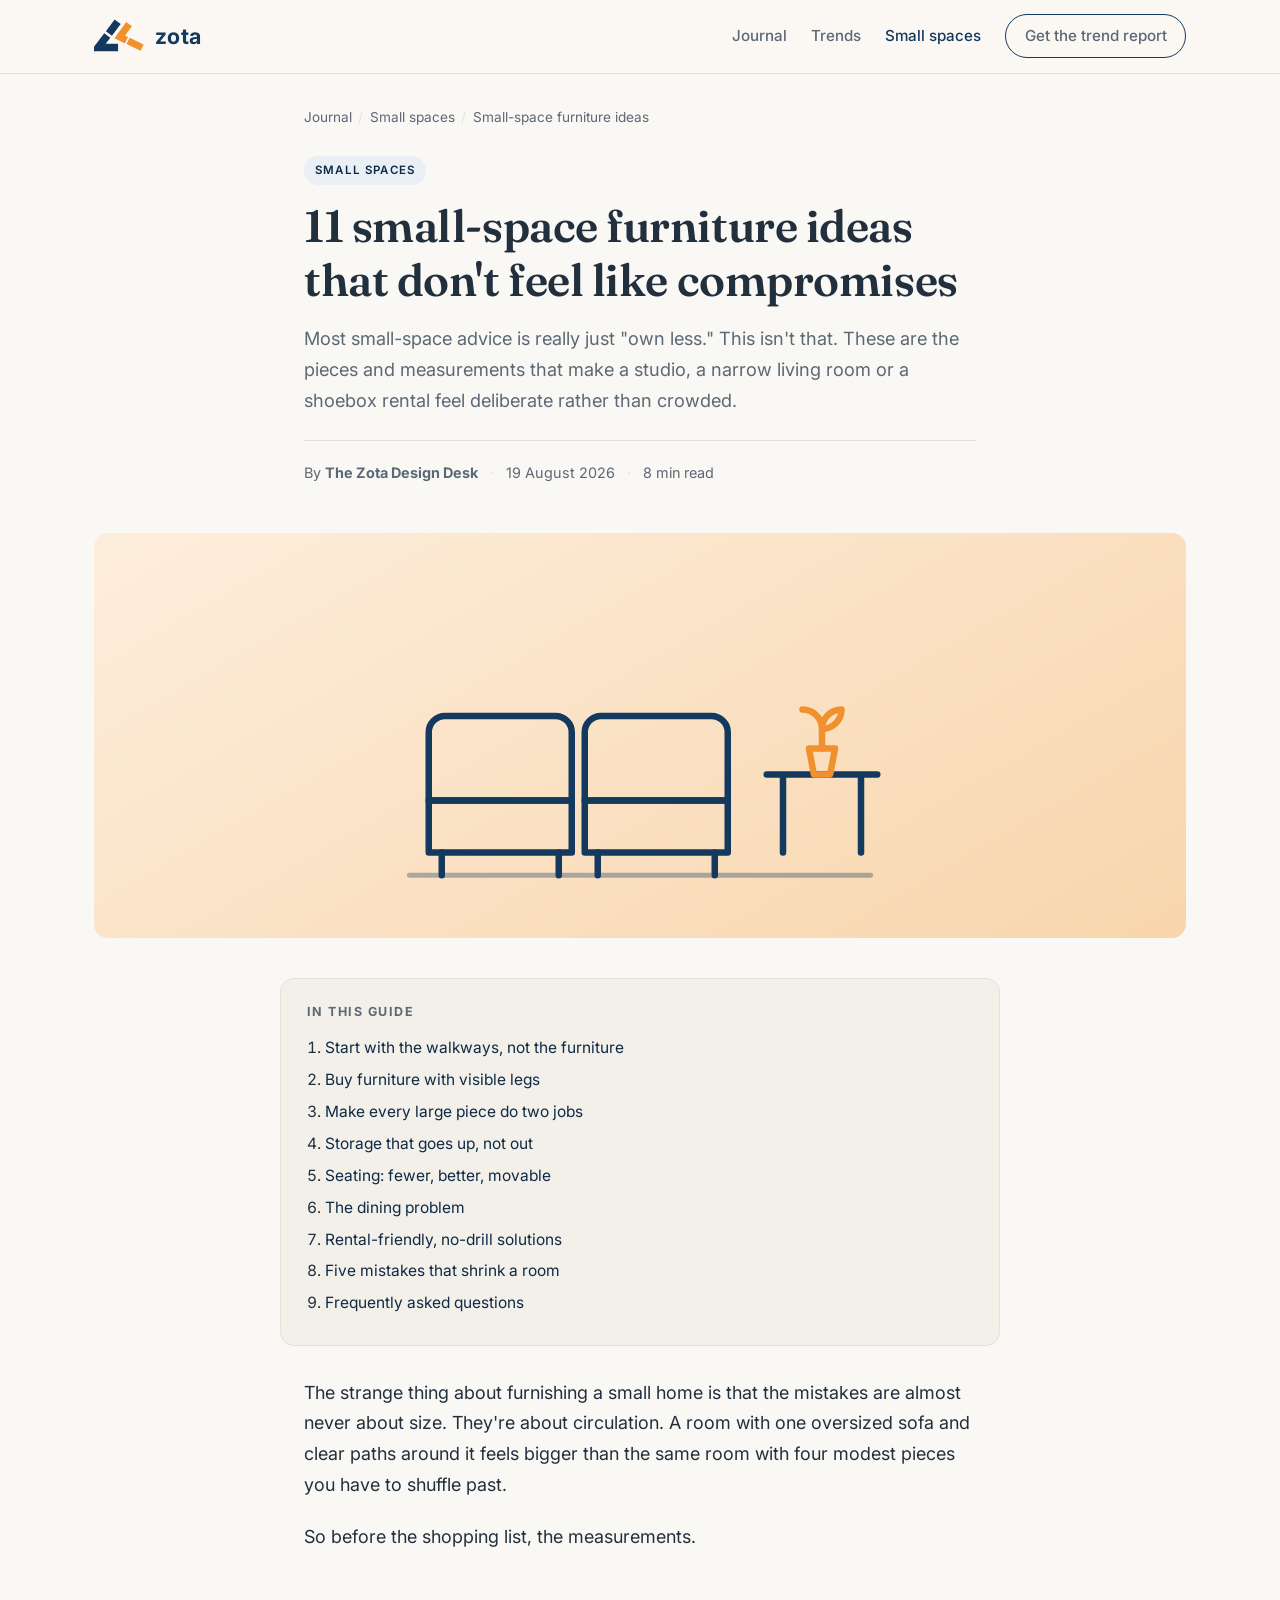
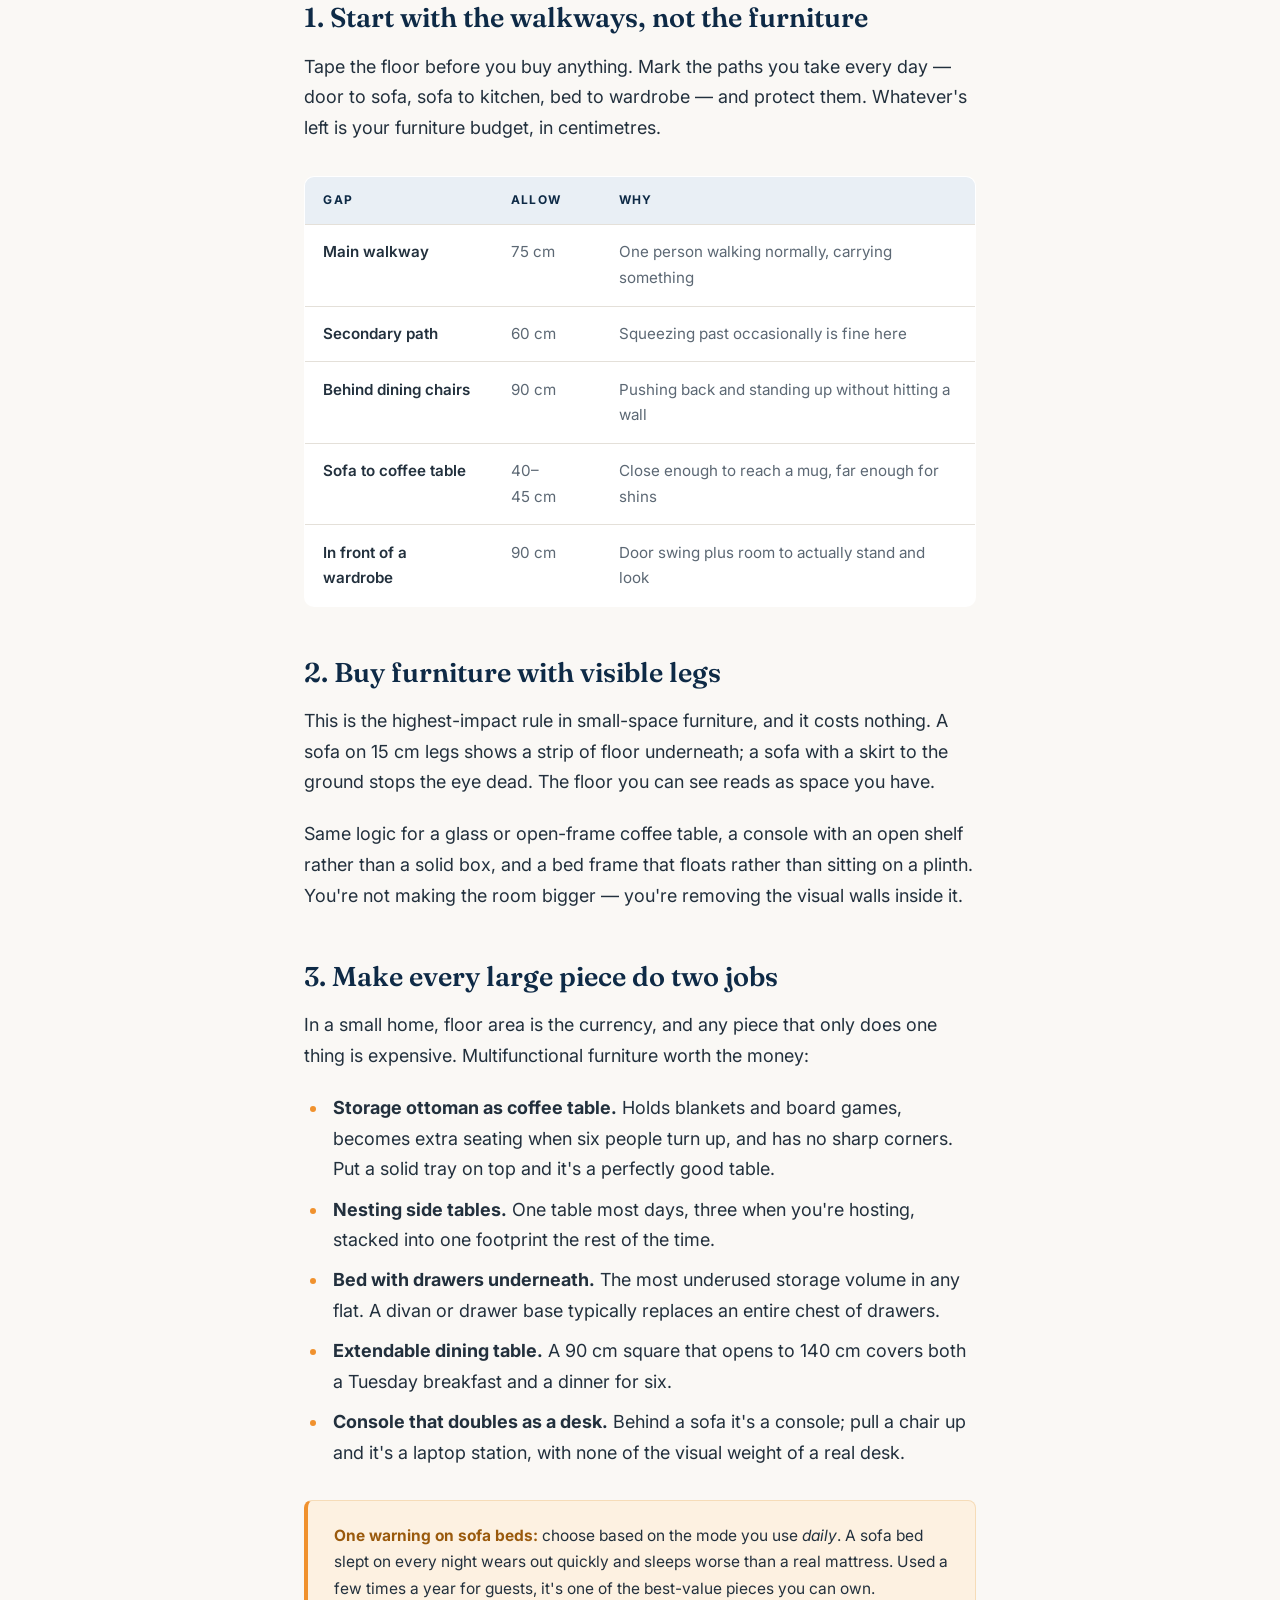
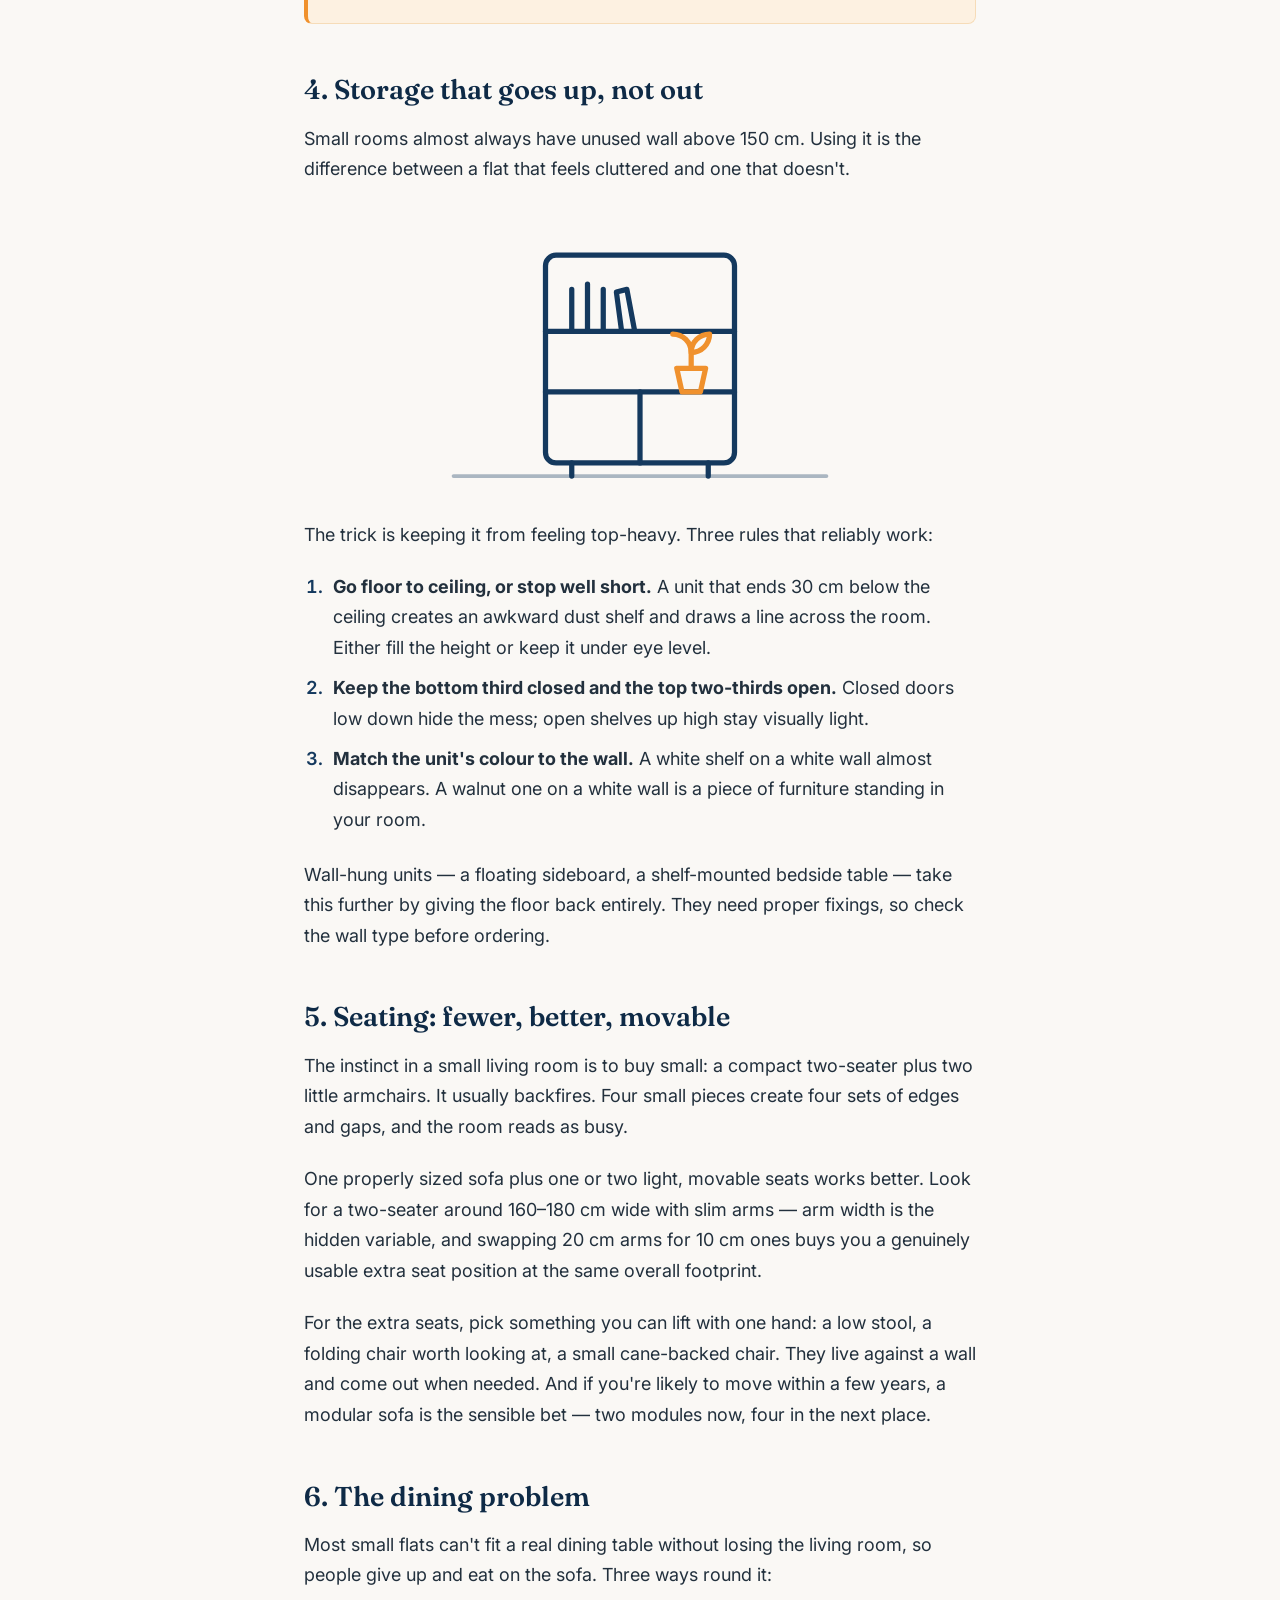
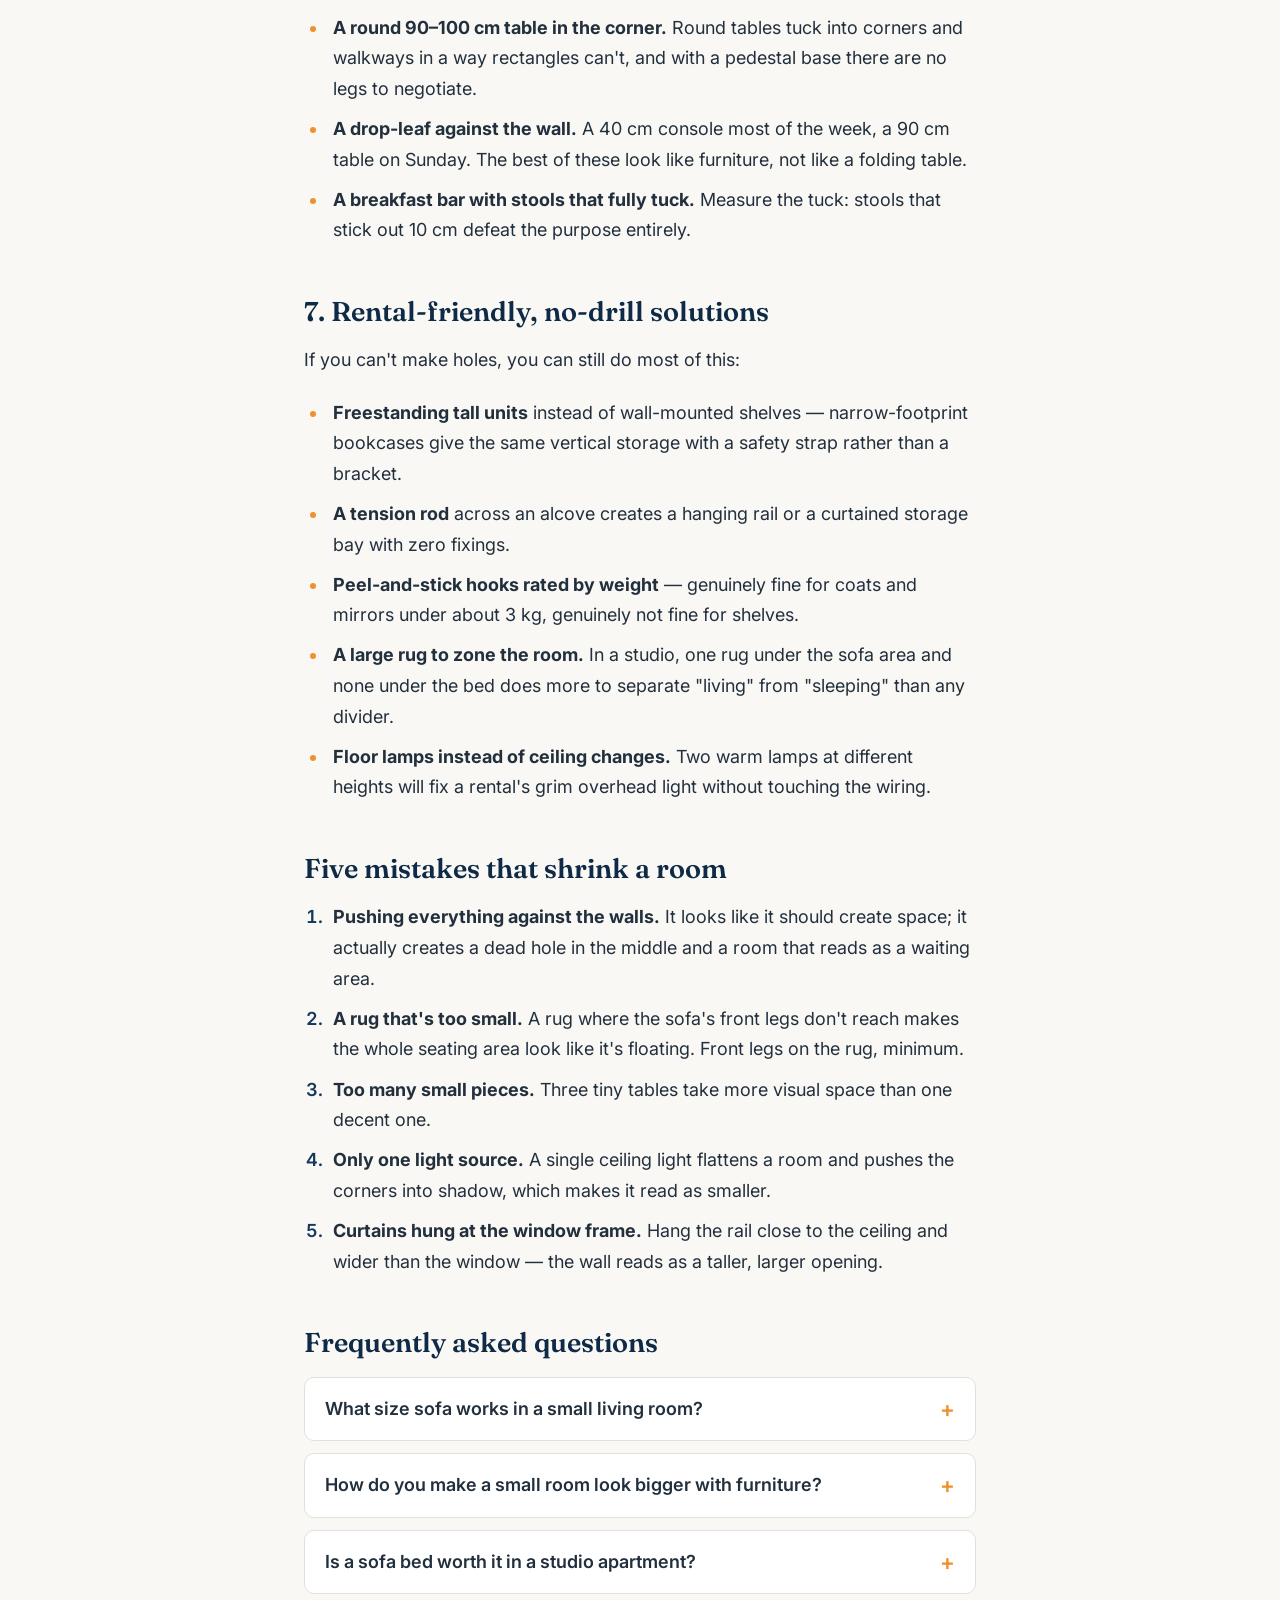
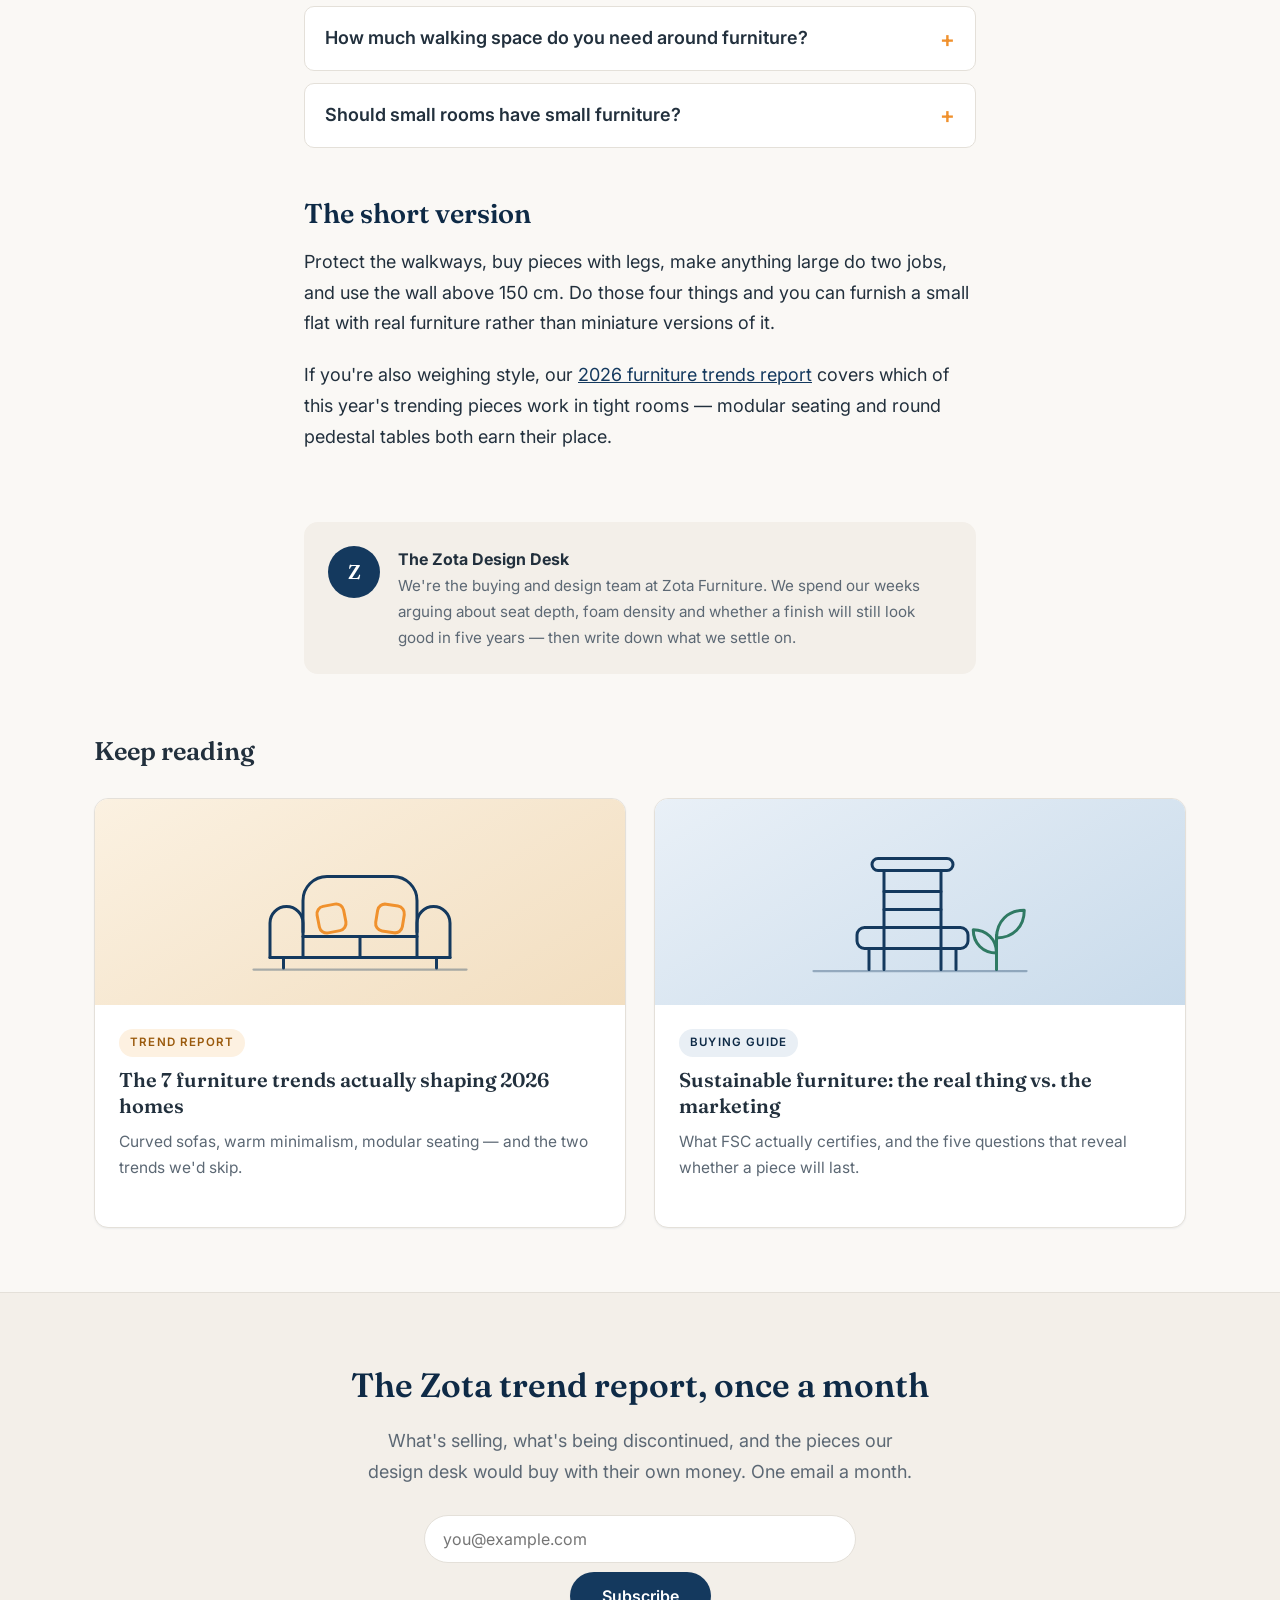
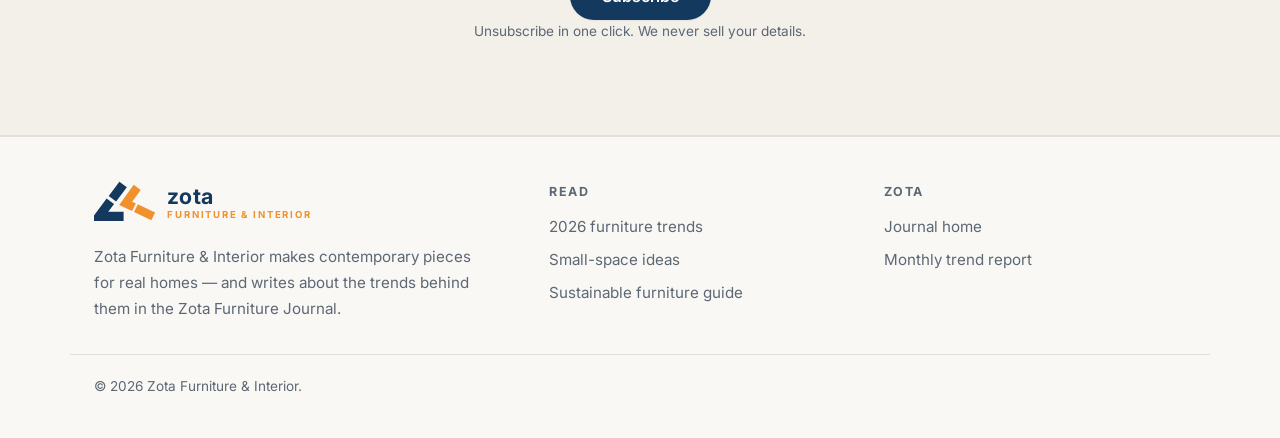
<file: posts/small-space-furniture-ideas.html>
<!DOCTYPE html>
<html lang="en">
<head>
  <meta charset="UTF-8">
  <meta name="viewport" content="width=device-width, initial-scale=1.0">

  <title>11 Small-Space Furniture Ideas for Apartments &amp; Studios | Zota Furniture</title>
  <meta name="description" content="Space-saving furniture ideas for small apartments, studios and narrow living rooms — multifunctional pieces, the right measurements, and rental-friendly storage that goes up, not out.">
  <meta name="keywords" content="small space furniture ideas, apartment furniture, space saving furniture, multifunctional furniture, small living room layout, studio apartment furniture, rental friendly furniture, Zota Furniture">
  <link rel="canonical" href="https://zikrayassin.github.io/zota/posts/small-space-furniture-ideas.html">

  <meta property="og:type" content="article">
  <meta property="og:site_name" content="Zota Furniture">
  <meta property="og:title" content="11 Small-Space Furniture Ideas That Don't Feel Like Compromises">
  <meta property="og:description" content="How to furnish a studio, a narrow living room or a rental you can't drill into — with pieces that earn their footprint.">
  <meta property="og:url" content="https://zikrayassin.github.io/zota/posts/small-space-furniture-ideas.html">
  <meta property="og:image" content="https://zikrayassin.github.io/zota/assets/illo-modular-seating.svg">
  <meta property="article:published_time" content="2026-08-19">
  <meta property="article:section" content="Small spaces">
  <meta name="twitter:card" content="summary_large_image">
  <meta name="twitter:title" content="11 Small-Space Furniture Ideas That Don't Feel Like Compromises">
  <meta name="twitter:description" content="Space-saving furniture that earns its footprint, from the Zota design desk.">
  <meta name="twitter:image" content="https://zikrayassin.github.io/zota/assets/illo-modular-seating.svg">

  <meta name="theme-color" content="#14395E">
  <link rel="icon" href="../assets/favicon.svg" type="image/svg+xml">

  <link rel="preconnect" href="https://fonts.googleapis.com">
  <link rel="preconnect" href="https://fonts.gstatic.com" crossorigin>
  <link href="https://fonts.googleapis.com/css2?family=Fraunces:opsz,wght@9..144,400..700&family=Inter:wght@400;500;600;700&display=swap" rel="stylesheet">
  <link rel="stylesheet" href="../style.css">

  <script type="application/ld+json">
  {
    "@context": "https://schema.org",
    "@graph": [
      {
        "@type": "BlogPosting",
        "headline": "11 Small-Space Furniture Ideas That Don't Feel Like Compromises",
        "description": "Space-saving furniture ideas for small apartments, studios and narrow living rooms — multifunctional pieces, the right measurements, and rental-friendly storage.",
        "image": "https://zikrayassin.github.io/zota/assets/illo-modular-seating.svg",
        "datePublished": "2026-08-19",
        "dateModified": "2026-08-19",
        "inLanguage": "en",
        "wordCount": 1700,
        "keywords": "small space furniture ideas, apartment furniture, space saving furniture, multifunctional furniture, small living room layout",
        "articleSection": "Small spaces",
        "author": {
          "@type": "Organization",
          "name": "The Zota Design Desk",
          "url": "https://zikrayassin.github.io/zota/"
        },
        "publisher": {
          "@type": "Organization",
          "name": "Zota Furniture",
          "logo": {
            "@type": "ImageObject",
            "url": "https://zikrayassin.github.io/zota/assets/logo.svg"
          }
        },
        "mainEntityOfPage": {
          "@type": "WebPage",
          "@id": "https://zikrayassin.github.io/zota/posts/small-space-furniture-ideas.html"
        }
      },
      {
        "@type": "BreadcrumbList",
        "itemListElement": [
          { "@type": "ListItem", "position": 1, "name": "Zota Furniture Journal", "item": "https://zikrayassin.github.io/zota/" },
          { "@type": "ListItem", "position": 2, "name": "Small spaces" },
          { "@type": "ListItem", "position": 3, "name": "Small-space furniture ideas" }
        ]
      },
      {
        "@type": "FAQPage",
        "mainEntity": [
          {
            "@type": "Question",
            "name": "What size sofa works in a small living room?",
            "acceptedAnswer": {
              "@type": "Answer",
              "text": "Look for a two-seater around 160–180 cm wide with a seat depth near 55 cm and slim arms. Arm width matters more than most people expect: swapping 20 cm arms for 10 cm ones buys you a whole extra seat position without changing the footprint."
            }
          },
          {
            "@type": "Question",
            "name": "How do you make a small room look bigger with furniture?",
            "acceptedAnswer": {
              "@type": "Answer",
              "text": "Raise things off the floor and keep sightlines open. Furniture on visible legs, a glass or open-frame coffee table, wall-hung storage and one large rug instead of several small ones all let the eye travel further, which reads as more space."
            }
          },
          {
            "@type": "Question",
            "name": "Is a sofa bed worth it in a studio apartment?",
            "acceptedAnswer": {
              "@type": "Answer",
              "text": "Only if you will actually use both modes. A sofa bed used as a bed every night wears out fast and sleeps worse than a real mattress; a sofa bed used for guests a few times a year is one of the best-value pieces in a small home. Choose based on which mode you use daily."
            }
          },
          {
            "@type": "Question",
            "name": "How much walking space do you need around furniture?",
            "acceptedAnswer": {
              "@type": "Answer",
              "text": "Allow about 75 cm for a main walkway, 60 cm for a secondary one, and 90 cm behind dining chairs so people can push back and stand. Between a sofa and a coffee table, 40–45 cm is comfortable — close enough to reach a mug without leaning."
            }
          }
        ]
      }
    ]
  }
  </script>
</head>
<body>

  <a class="skip-link" href="#main">Skip to content</a>
  <div class="progress-bar" id="progress-bar" aria-hidden="true"></div>

  <header class="site-header">
    <div class="header-inner">
      <a class="brand" href="../index.html" aria-label="Zota Furniture &amp; Interior — home">
        <img class="brand-logo" src="../assets/logo.svg" alt="" width="52" height="34">
        <span class="brand-name">zota</span>
      </a>
      <nav class="site-nav" aria-label="Primary">
        <a href="../index.html">Journal</a>
        <a class="nav-secondary" href="furniture-trends-2026.html">Trends</a>
        <a class="nav-secondary" href="small-space-furniture-ideas.html" aria-current="page">Small spaces</a>
        <a class="btn btn-outline" href="#newsletter"><span class="label-long">Get the trend report</span><span class="label-short">Trend report</span></a>
      </nav>
    </div>
  </header>

  <main id="main">
    <article>

      <nav class="breadcrumbs" aria-label="Breadcrumb">
        <ol>
          <li><a href="../index.html">Journal</a></li>
          <li>Small spaces</li>
          <li aria-current="page">Small-space furniture ideas</li>
        </ol>
      </nav>

      <header class="post-hero">
        <span class="tag">Small spaces</span>
        <h1>11 small-space furniture ideas that don't feel like compromises</h1>
        <p class="standfirst">Most small-space advice is really just "own less." This isn't that. These are the pieces and measurements that make a studio, a narrow living room or a shoebox rental feel deliberate rather than crowded.</p>
        <p class="post-meta">
          By <strong>The Zota Design Desk</strong>
          <span class="meta-divider" aria-hidden="true">·</span>
          <time datetime="2026-08-19">19 August 2026</time>
          <span class="meta-divider" aria-hidden="true">·</span>
          <span>8 min read</span>
        </p>
      </header>

      <div class="post-banner">
        <div class="banner-inner art-amber">
          <img src="../assets/illo-modular-seating.svg" alt="Illustration of a compact modular sofa with a nesting side table, a space-saving furniture setup for small apartments" width="520" height="325">
        </div>
      </div>

      <nav class="toc" aria-labelledby="toc-heading">
        <h2 id="toc-heading">In this guide</h2>
        <ol>
          <li><a href="#measure">Start with the walkways, not the furniture</a></li>
          <li><a href="#legs">Buy furniture with visible legs</a></li>
          <li><a href="#multifunctional">Make every large piece do two jobs</a></li>
          <li><a href="#vertical">Storage that goes up, not out</a></li>
          <li><a href="#seating">Seating: fewer, better, movable</a></li>
          <li><a href="#dining">The dining problem</a></li>
          <li><a href="#rental">Rental-friendly, no-drill solutions</a></li>
          <li><a href="#mistakes">Five mistakes that shrink a room</a></li>
          <li><a href="#faq">Frequently asked questions</a></li>
        </ol>
      </nav>

      <div class="post-body">

        <p>The strange thing about furnishing a small home is that the mistakes are almost never about size. They're about circulation. A room with one oversized sofa and clear paths around it feels bigger than the same room with four modest pieces you have to shuffle past.</p>

        <p>So before the shopping list, the measurements.</p>

        <h2 id="measure">1. Start with the walkways, not the furniture</h2>

        <p>Tape the floor before you buy anything. Mark the paths you take every day — door to sofa, sofa to kitchen, bed to wardrobe — and protect them. Whatever's left is your furniture budget, in centimetres.</p>

        <div class="table-wrap">
          <table class="compare-table">
            <caption class="visually-hidden">Minimum clearances for small-space furniture layouts</caption>
            <thead>
              <tr>
                <th scope="col">Gap</th>
                <th scope="col">Allow</th>
                <th scope="col">Why</th>
              </tr>
            </thead>
            <tbody>
              <tr>
                <th scope="row">Main walkway</th>
                <td>75&nbsp;cm</td>
                <td>One person walking normally, carrying something</td>
              </tr>
              <tr>
                <th scope="row">Secondary path</th>
                <td>60&nbsp;cm</td>
                <td>Squeezing past occasionally is fine here</td>
              </tr>
              <tr>
                <th scope="row">Behind dining chairs</th>
                <td>90&nbsp;cm</td>
                <td>Pushing back and standing up without hitting a wall</td>
              </tr>
              <tr>
                <th scope="row">Sofa to coffee table</th>
                <td>40–45&nbsp;cm</td>
                <td>Close enough to reach a mug, far enough for shins</td>
              </tr>
              <tr>
                <th scope="row">In front of a wardrobe</th>
                <td>90&nbsp;cm</td>
                <td>Door swing plus room to actually stand and look</td>
              </tr>
            </tbody>
          </table>
        </div>

        <h2 id="legs">2. Buy furniture with visible legs</h2>

        <p>This is the highest-impact rule in small-space furniture, and it costs nothing. A sofa on 15&nbsp;cm legs shows a strip of floor underneath; a sofa with a skirt to the ground stops the eye dead. The floor you can see reads as space you have.</p>

        <p>Same logic for a glass or open-frame coffee table, a console with an open shelf rather than a solid box, and a bed frame that floats rather than sitting on a plinth. You're not making the room bigger — you're removing the visual walls inside it.</p>

        <h2 id="multifunctional">3. Make every large piece do two jobs</h2>

        <p>In a small home, floor area is the currency, and any piece that only does one thing is expensive. Multifunctional furniture worth the money:</p>

        <ul>
          <li><strong>Storage ottoman as coffee table.</strong> Holds blankets and board games, becomes extra seating when six people turn up, and has no sharp corners. Put a solid tray on top and it's a perfectly good table.</li>
          <li><strong>Nesting side tables.</strong> One table most days, three when you're hosting, stacked into one footprint the rest of the time.</li>
          <li><strong>Bed with drawers underneath.</strong> The most underused storage volume in any flat. A divan or drawer base typically replaces an entire chest of drawers.</li>
          <li><strong>Extendable dining table.</strong> A 90&nbsp;cm square that opens to 140&nbsp;cm covers both a Tuesday breakfast and a dinner for six.</li>
          <li><strong>Console that doubles as a desk.</strong> Behind a sofa it's a console; pull a chair up and it's a laptop station, with none of the visual weight of a real desk.</li>
        </ul>

        <div class="callout">
          <p><strong>One warning on sofa beds:</strong> choose based on the mode you use <em>daily</em>. A sofa bed slept on every night wears out quickly and sleeps worse than a real mattress. Used a few times a year for guests, it's one of the best-value pieces you can own.</p>
        </div>

        <h2 id="vertical">4. Storage that goes up, not out</h2>

        <p>Small rooms almost always have unused wall above 150&nbsp;cm. Using it is the difference between a flat that feels cluttered and one that doesn't.</p>

        <img src="../assets/illo-shelving.svg" alt="Illustration of a tall open shelving unit with books and a plant, using vertical space in a small room" width="520" height="325" class="inline-illo">

        <p>The trick is keeping it from feeling top-heavy. Three rules that reliably work:</p>

        <ol>
          <li><strong>Go floor to ceiling, or stop well short.</strong> A unit that ends 30&nbsp;cm below the ceiling creates an awkward dust shelf and draws a line across the room. Either fill the height or keep it under eye level.</li>
          <li><strong>Keep the bottom third closed and the top two-thirds open.</strong> Closed doors low down hide the mess; open shelves up high stay visually light.</li>
          <li><strong>Match the unit's colour to the wall.</strong> A white shelf on a white wall almost disappears. A walnut one on a white wall is a piece of furniture standing in your room.</li>
        </ol>

        <p>Wall-hung units — a floating sideboard, a shelf-mounted bedside table — take this further by giving the floor back entirely. They need proper fixings, so check the wall type before ordering.</p>

        <h2 id="seating">5. Seating: fewer, better, movable</h2>

        <p>The instinct in a small living room is to buy small: a compact two-seater plus two little armchairs. It usually backfires. Four small pieces create four sets of edges and gaps, and the room reads as busy.</p>

        <p>One properly sized sofa plus one or two light, movable seats works better. Look for a two-seater around 160–180&nbsp;cm wide with slim arms — arm width is the hidden variable, and swapping 20&nbsp;cm arms for 10&nbsp;cm ones buys you a genuinely usable extra seat position at the same overall footprint.</p>

        <p>For the extra seats, pick something you can lift with one hand: a low stool, a folding chair worth looking at, a small cane-backed chair. They live against a wall and come out when needed. And if you're likely to move within a few years, a modular sofa is the sensible bet — two modules now, four in the next place.</p>

        <h2 id="dining">6. The dining problem</h2>

        <p>Most small flats can't fit a real dining table without losing the living room, so people give up and eat on the sofa. Three ways round it:</p>

        <ul>
          <li><strong>A round 90–100&nbsp;cm table in the corner.</strong> Round tables tuck into corners and walkways in a way rectangles can't, and with a pedestal base there are no legs to negotiate.</li>
          <li><strong>A drop-leaf against the wall.</strong> A 40&nbsp;cm console most of the week, a 90&nbsp;cm table on Sunday. The best of these look like furniture, not like a folding table.</li>
          <li><strong>A breakfast bar with stools that fully tuck.</strong> Measure the tuck: stools that stick out 10&nbsp;cm defeat the purpose entirely.</li>
        </ul>

        <h2 id="rental">7. Rental-friendly, no-drill solutions</h2>

        <p>If you can't make holes, you can still do most of this:</p>

        <ul>
          <li><strong>Freestanding tall units</strong> instead of wall-mounted shelves — narrow-footprint bookcases give the same vertical storage with a safety strap rather than a bracket.</li>
          <li><strong>A tension rod</strong> across an alcove creates a hanging rail or a curtained storage bay with zero fixings.</li>
          <li><strong>Peel-and-stick hooks rated by weight</strong> — genuinely fine for coats and mirrors under about 3 kg, genuinely not fine for shelves.</li>
          <li><strong>A large rug to zone the room.</strong> In a studio, one rug under the sofa area and none under the bed does more to separate "living" from "sleeping" than any divider.</li>
          <li><strong>Floor lamps instead of ceiling changes.</strong> Two warm lamps at different heights will fix a rental's grim overhead light without touching the wiring.</li>
        </ul>

        <h2 id="mistakes">Five mistakes that shrink a room</h2>

        <ol>
          <li><strong>Pushing everything against the walls.</strong> It looks like it should create space; it actually creates a dead hole in the middle and a room that reads as a waiting area.</li>
          <li><strong>A rug that's too small.</strong> A rug where the sofa's front legs don't reach makes the whole seating area look like it's floating. Front legs on the rug, minimum.</li>
          <li><strong>Too many small pieces.</strong> Three tiny tables take more visual space than one decent one.</li>
          <li><strong>Only one light source.</strong> A single ceiling light flattens a room and pushes the corners into shadow, which makes it read as smaller.</li>
          <li><strong>Curtains hung at the window frame.</strong> Hang the rail close to the ceiling and wider than the window — the wall reads as a taller, larger opening.</li>
        </ol>

        <h2 id="faq">Frequently asked questions</h2>

        <div class="faq">
          <details>
            <summary>What size sofa works in a small living room?</summary>
            <p>A two-seater around 160–180&nbsp;cm wide, seat depth near 55&nbsp;cm, with slim arms. Arm width matters more than most people expect — trading 20&nbsp;cm arms for 10&nbsp;cm ones adds a usable seat position without changing the footprint at all.</p>
          </details>
          <details>
            <summary>How do you make a small room look bigger with furniture?</summary>
            <p>Raise things off the floor and keep sightlines open. Visible legs, an open-frame or glass coffee table, wall-hung storage and one large rug instead of several small ones all let the eye travel further — which the brain reads as more space.</p>
          </details>
          <details>
            <summary>Is a sofa bed worth it in a studio apartment?</summary>
            <p>Only if you'll genuinely use both modes. Slept on nightly, it wears out fast and sleeps worse than a real mattress. Used for guests a few times a year, it's one of the best-value pieces in a small home.</p>
          </details>
          <details>
            <summary>How much walking space do you need around furniture?</summary>
            <p>About 75&nbsp;cm for a main walkway, 60&nbsp;cm for a secondary one, 90&nbsp;cm behind dining chairs, and 40–45&nbsp;cm between sofa and coffee table.</p>
          </details>
          <details>
            <summary>Should small rooms have small furniture?</summary>
            <p>No — they should have <em>fewer</em> pieces, correctly scaled. One properly sized sofa beats a compact sofa plus two small armchairs, because every extra piece adds edges and gaps that make the room read as busy.</p>
          </details>
        </div>

        <h2>The short version</h2>

        <p>Protect the walkways, buy pieces with legs, make anything large do two jobs, and use the wall above 150&nbsp;cm. Do those four things and you can furnish a small flat with real furniture rather than miniature versions of it.</p>

        <p>If you're also weighing style, our <a href="furniture-trends-2026.html">2026 furniture trends report</a> covers which of this year's trending pieces work in tight rooms — modular seating and round pedestal tables both earn their place.</p>

      </div>

      <div class="author-card">
        <div class="author-inner">
          <span class="author-avatar" aria-hidden="true">Z</span>
          <p>
            <strong>The Zota Design Desk</strong>
            We're the buying and design team at Zota Furniture. We spend our weeks arguing about seat depth, foam density and whether a finish will still look good in five years — then write down what we settle on.
          </p>
        </div>
      </div>

      <section class="related" aria-labelledby="related-heading">
        <h2 id="related-heading">Keep reading</h2>
        <ul class="post-grid">
          <li class="post-card">
            <div class="card-art art-oat">
              <img src="../assets/illo-curved-sofa.svg" alt="Illustration of a curved sofa with throw cushions" width="240" height="150" loading="lazy">
            </div>
            <div class="card-body">
              <span class="tag tag-accent">Trend report</span>
              <h3><a href="furniture-trends-2026.html">The 7 furniture trends actually shaping 2026 homes</a></h3>
              <p>Curved sofas, warm minimalism, modular seating — and the two trends we'd skip.</p>
            </div>
          </li>
          <li class="post-card">
            <div class="card-art art-blue">
              <img src="../assets/illo-wood-chair.svg" alt="Illustration of a solid wood dining chair beside a leaf motif" width="240" height="150" loading="lazy">
            </div>
            <div class="card-body">
              <span class="tag">Buying guide</span>
              <h3><a href="sustainable-furniture-guide.html">Sustainable furniture: the real thing vs. the marketing</a></h3>
              <p>What FSC actually certifies, and the five questions that reveal whether a piece will last.</p>
            </div>
          </li>
        </ul>
      </section>

      <section class="cta" id="newsletter" aria-labelledby="newsletter-heading">
        <h2 id="newsletter-heading">The Zota trend report, once a month</h2>
        <p>What's selling, what's being discontinued, and the pieces our design desk would buy with their own money. One email a month.</p>
        <form class="signup" novalidate>
          <label class="visually-hidden" for="email">Email address</label>
          <input type="email" id="email" name="email" placeholder="you@example.com" autocomplete="email" required>
          <button type="submit" class="btn btn-solid">Subscribe</button>
        </form>
        <p class="signup-note">Unsubscribe in one click. We never sell your details.</p>
      </section>

    </article>
  </main>

  <footer class="site-footer">
    <div class="footer-inner">
      <div>
        <a class="brand brand-stacked" href="../index.html" aria-label="Zota Furniture &amp; Interior — home">
          <img class="brand-logo" src="../assets/logo.svg" alt="" width="64" height="42">
          <span class="brand-text">
            <span class="brand-name">zota</span>
            <span class="brand-tagline">Furniture &amp; Interior</span>
          </span>
        </a>
        <p class="footer-blurb">Zota Furniture &amp; Interior makes contemporary pieces for real homes — and writes about the trends behind them in the Zota Furniture Journal.</p>
      </div>
      <div>
        <h3>Read</h3>
        <ul>
          <li><a href="furniture-trends-2026.html">2026 furniture trends</a></li>
          <li><a href="small-space-furniture-ideas.html">Small-space ideas</a></li>
          <li><a href="sustainable-furniture-guide.html">Sustainable furniture guide</a></li>
        </ul>
      </div>
      <div>
        <h3>Zota</h3>
        <ul>
          <li><a href="../index.html">Journal home</a></li>
          <li><a href="#newsletter">Monthly trend report</a></li>
        </ul>
      </div>
    </div>
    <p class="footer-legal">&copy; <span id="year">2026</span> Zota Furniture &amp; Interior.</p>
  </footer>

  <script src="../script.js"></script>
</body>
</html>
</file>
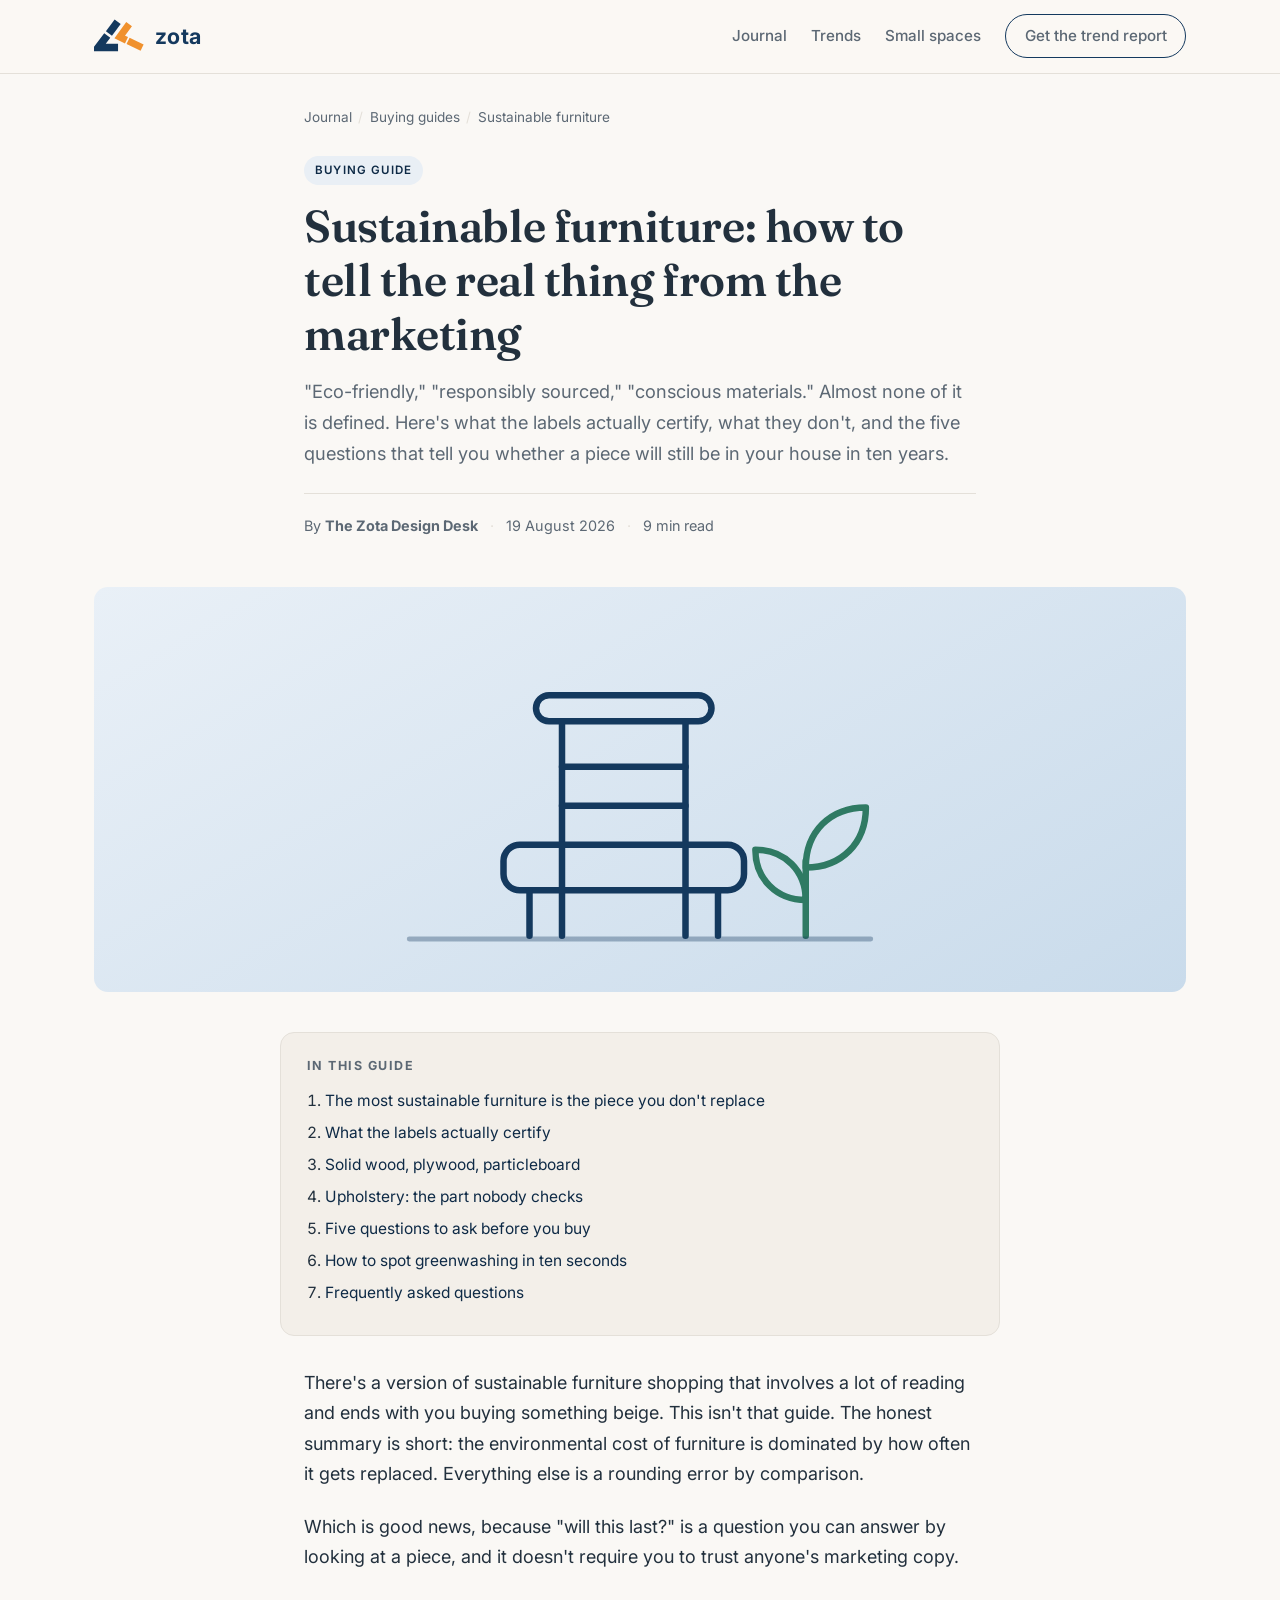
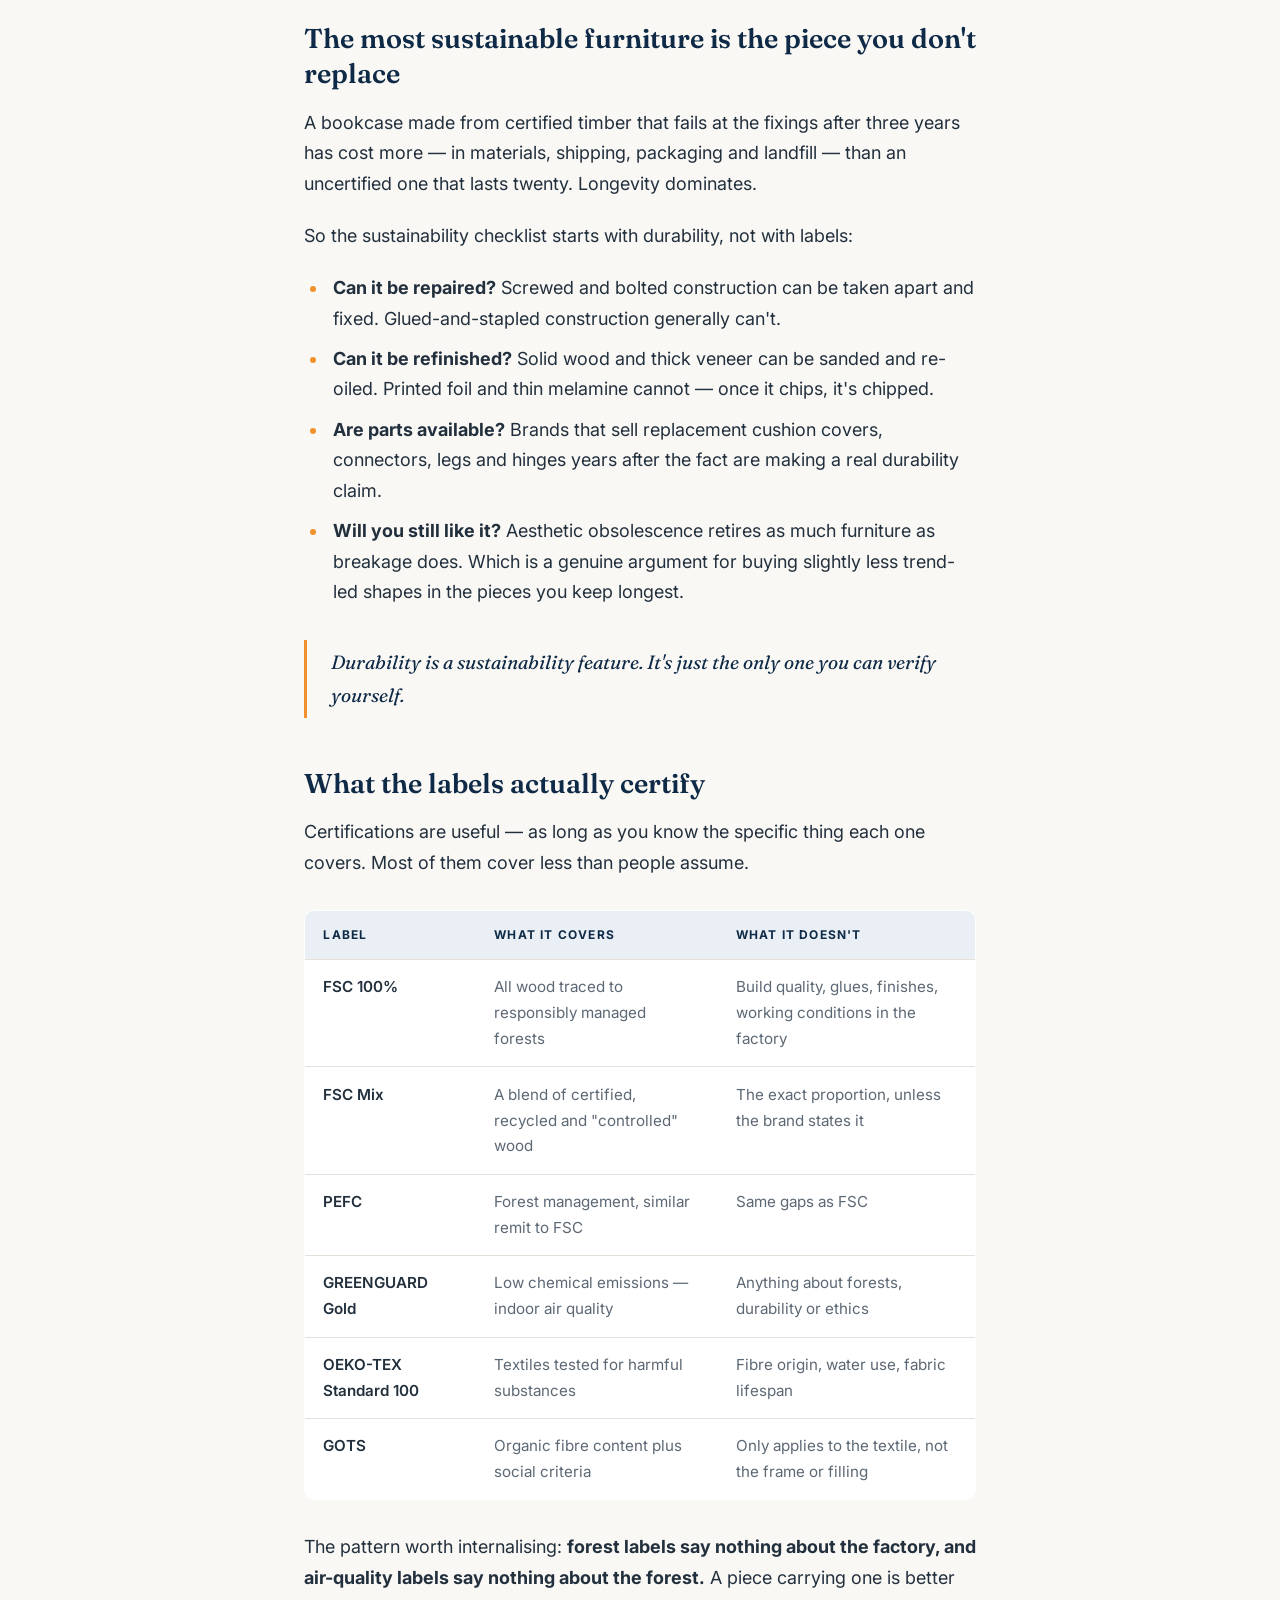
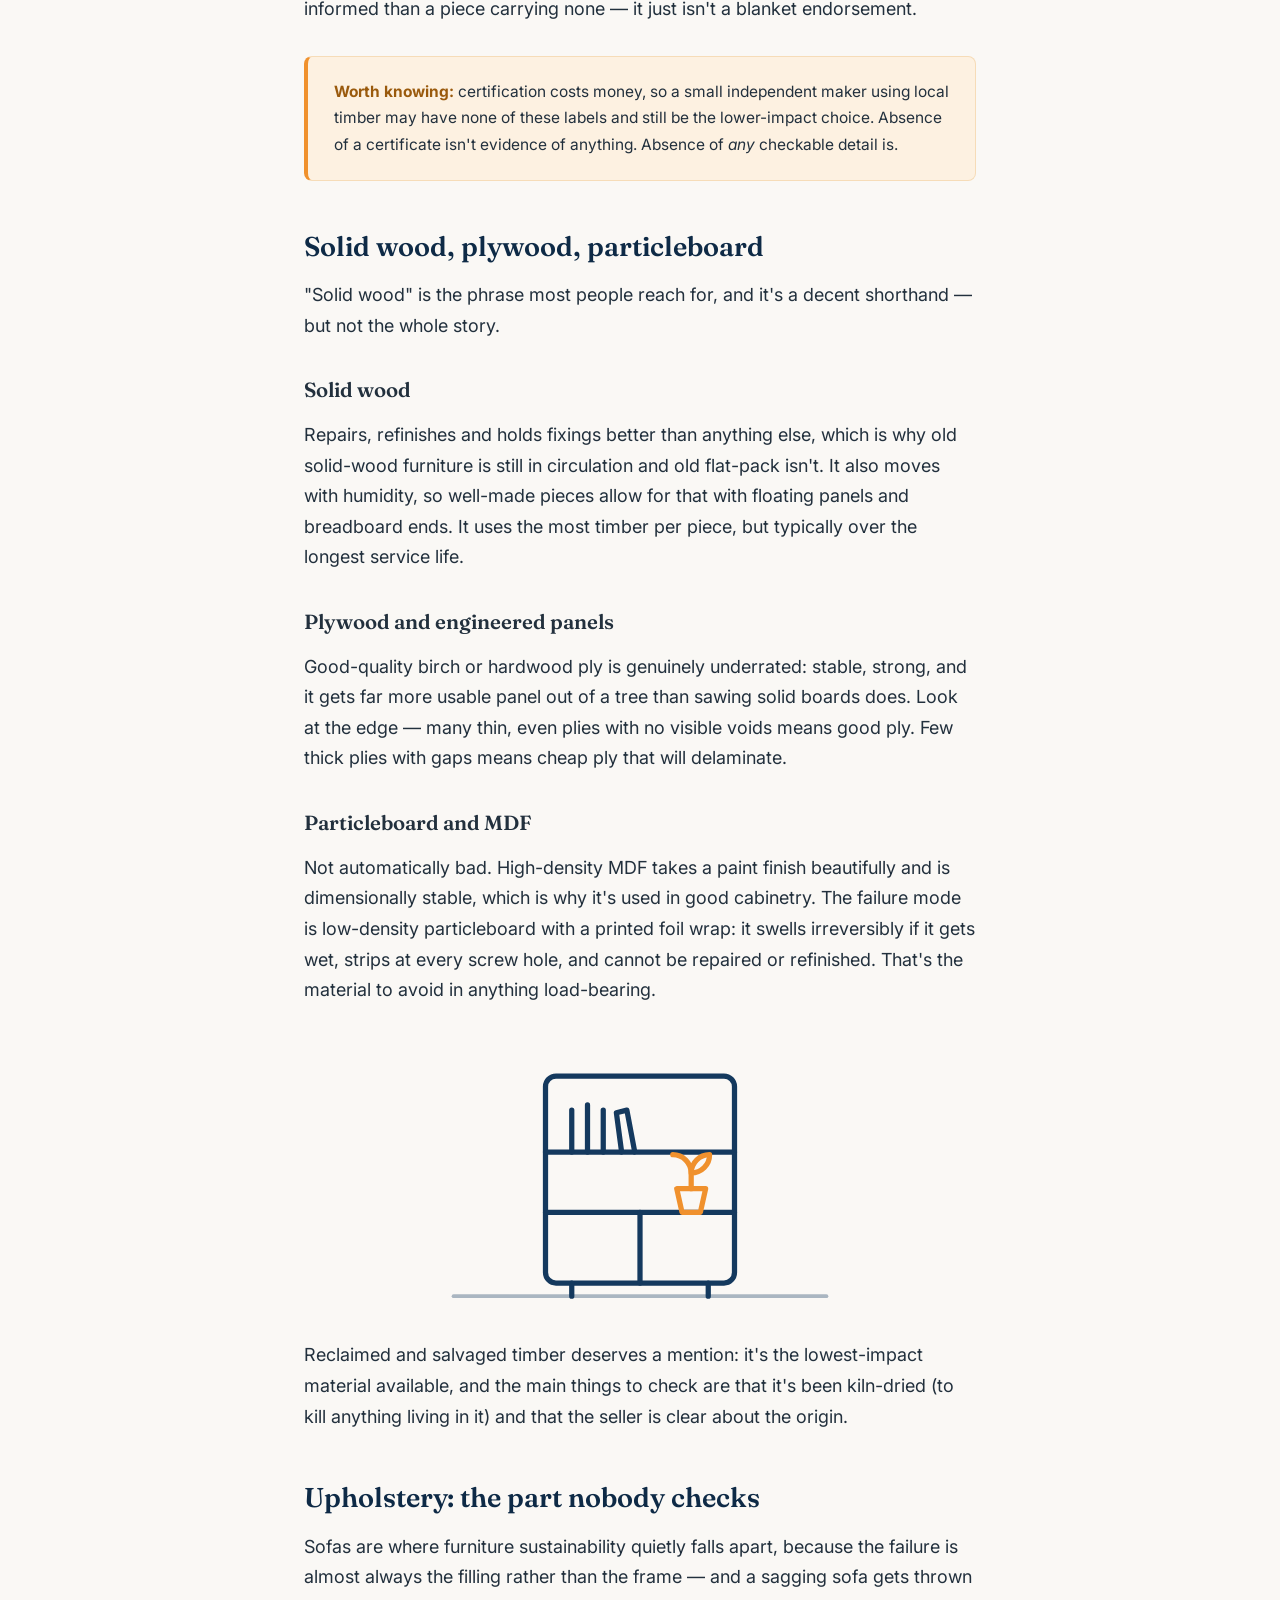
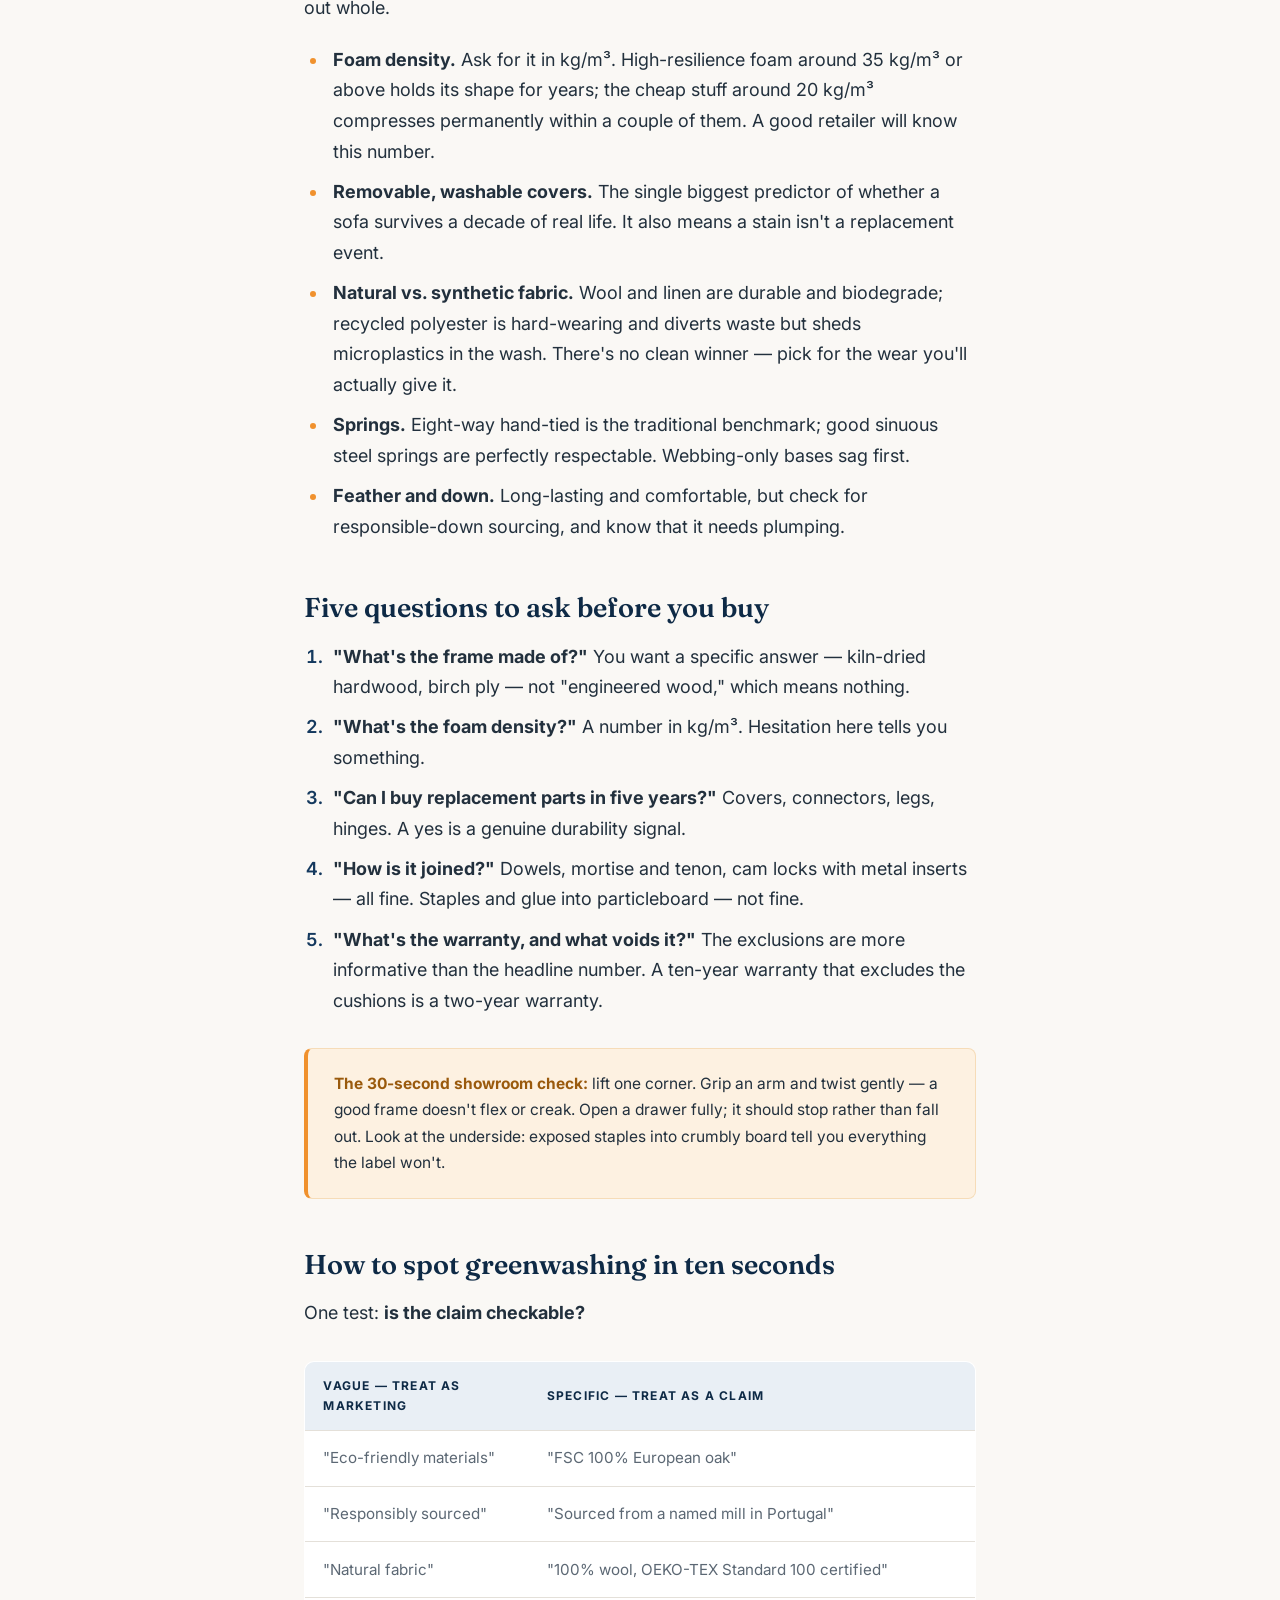
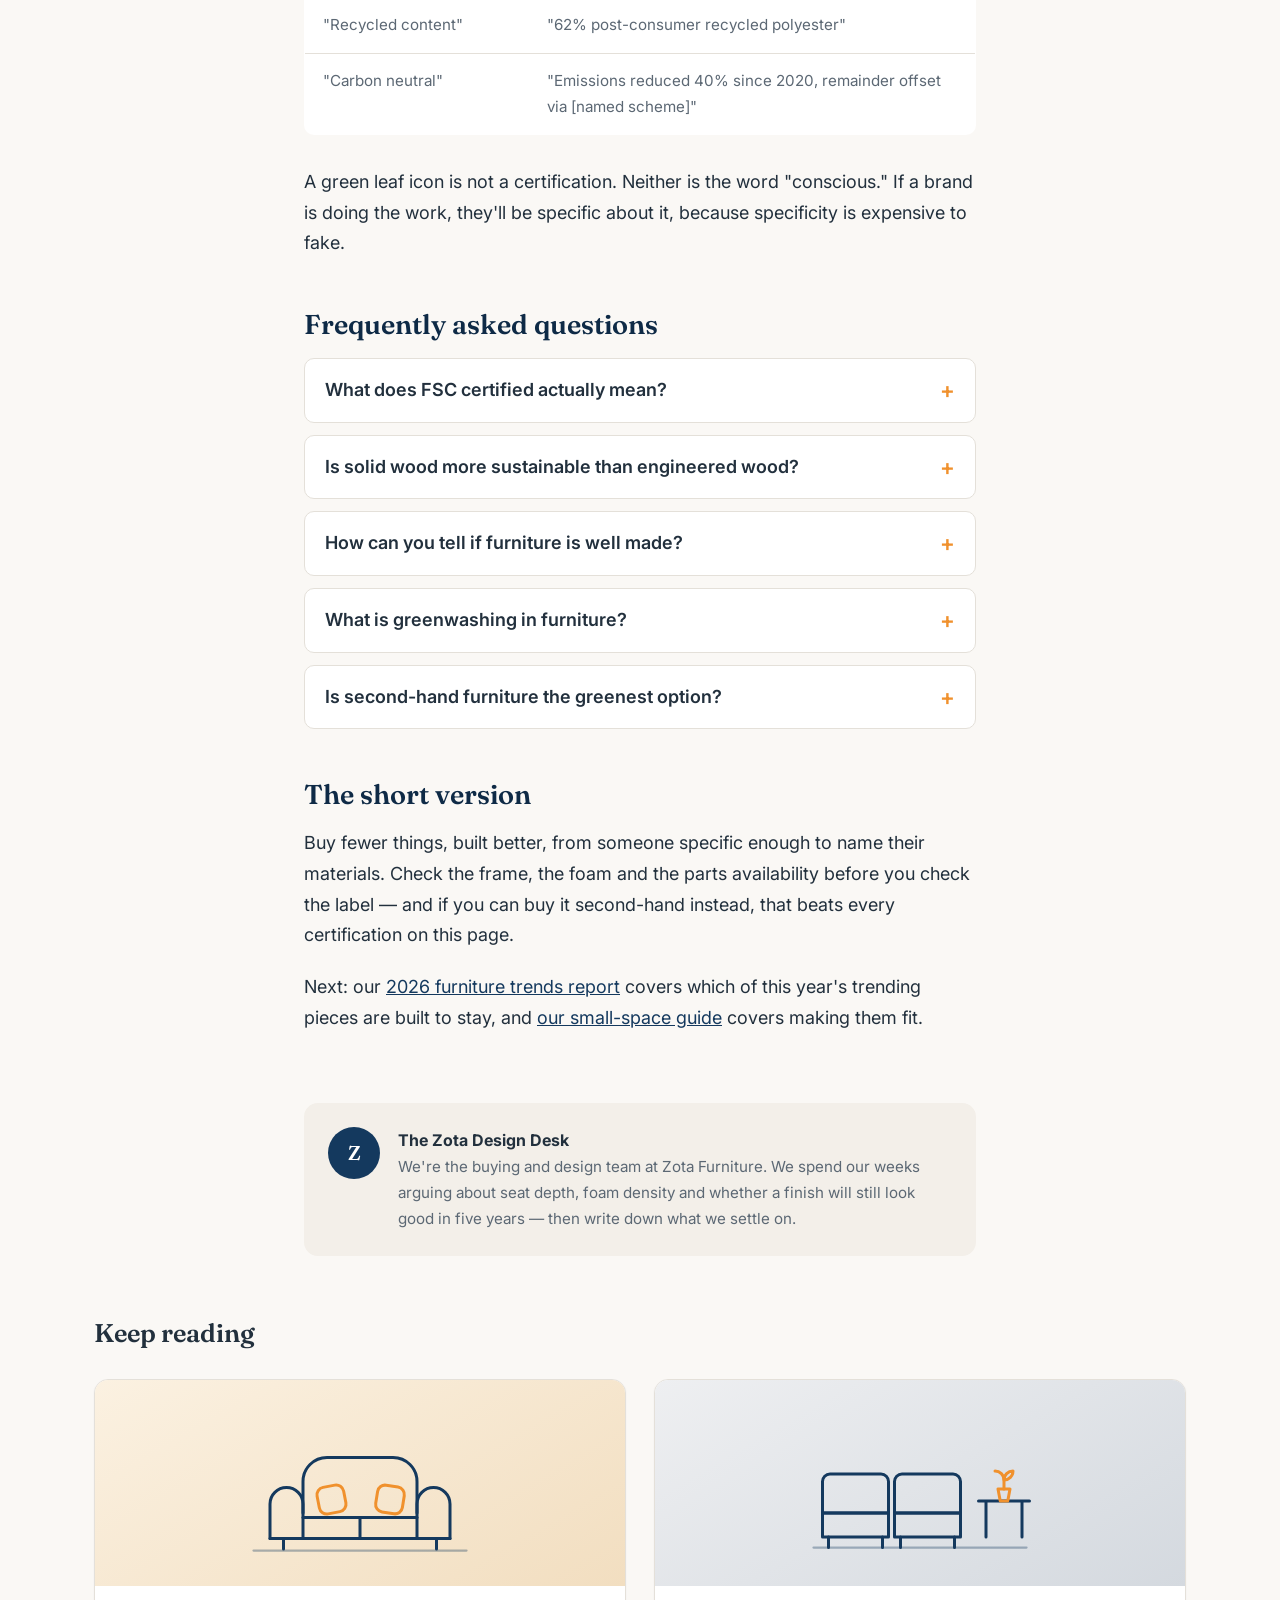
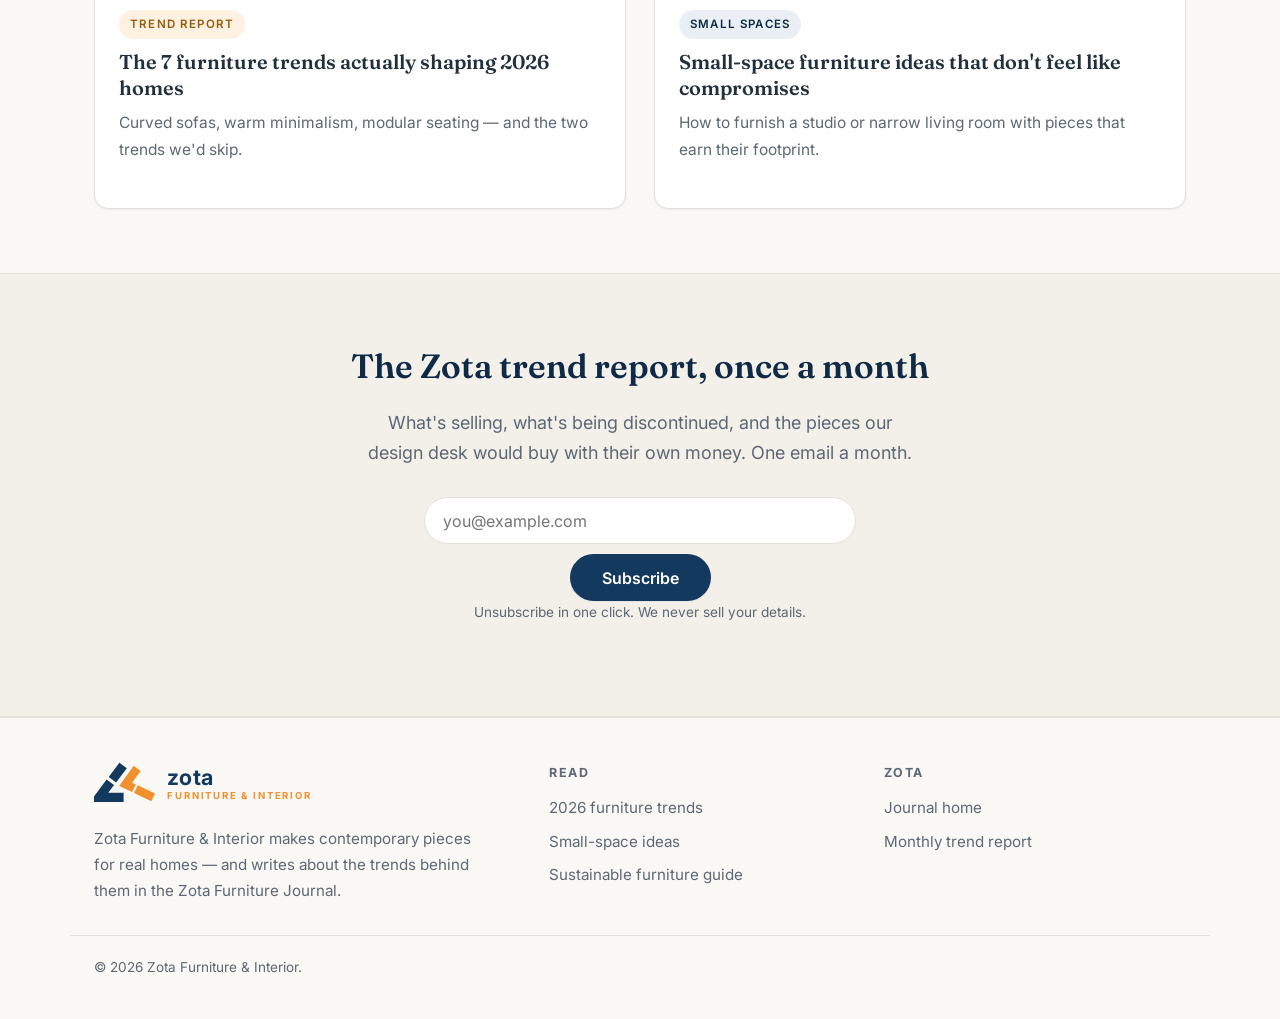
<file: posts/sustainable-furniture-guide.html>
<!DOCTYPE html>
<html lang="en">
<head>
  <meta charset="UTF-8">
  <meta name="viewport" content="width=device-width, initial-scale=1.0">

  <title>Sustainable Furniture: How to Spot the Real Thing | Zota Furniture</title>
  <meta name="description" content="A practical guide to buying sustainable furniture — what FSC certification actually covers, why solid wood isn't automatically greener, how to read a materials list, and the five questions that reveal whether a piece will last a decade.">
  <meta name="keywords" content="sustainable furniture, eco friendly furniture, FSC certified wood, solid wood furniture, ethical furniture brands, greenwashing furniture, how to buy furniture that lasts, Zota Furniture">
  <link rel="canonical" href="https://zikrayassin.github.io/zota/posts/sustainable-furniture-guide.html">

  <meta property="og:type" content="article">
  <meta property="og:site_name" content="Zota Furniture">
  <meta property="og:title" content="Sustainable Furniture: How to Tell the Real Thing From the Marketing">
  <meta property="og:description" content="What FSC actually certifies, why solid wood isn't automatically greener, and the five questions that reveal whether a piece will last a decade.">
  <meta property="og:url" content="https://zikrayassin.github.io/zota/posts/sustainable-furniture-guide.html">
  <meta property="og:image" content="https://zikrayassin.github.io/zota/assets/illo-wood-chair.svg">
  <meta property="article:published_time" content="2026-08-19">
  <meta property="article:section" content="Buying guides">
  <meta name="twitter:card" content="summary_large_image">
  <meta name="twitter:title" content="Sustainable Furniture: How to Tell the Real Thing From the Marketing">
  <meta name="twitter:description" content="A practical, jargon-free guide to buying eco-friendly furniture that lasts.">
  <meta name="twitter:image" content="https://zikrayassin.github.io/zota/assets/illo-wood-chair.svg">

  <meta name="theme-color" content="#14395E">
  <link rel="icon" href="../assets/favicon.svg" type="image/svg+xml">

  <link rel="preconnect" href="https://fonts.googleapis.com">
  <link rel="preconnect" href="https://fonts.gstatic.com" crossorigin>
  <link href="https://fonts.googleapis.com/css2?family=Fraunces:opsz,wght@9..144,400..700&family=Inter:wght@400;500;600;700&display=swap" rel="stylesheet">
  <link rel="stylesheet" href="../style.css">

  <script type="application/ld+json">
  {
    "@context": "https://schema.org",
    "@graph": [
      {
        "@type": "BlogPosting",
        "headline": "Sustainable Furniture: How to Tell the Real Thing From the Marketing",
        "description": "What FSC certification actually covers, why solid wood isn't automatically greener, how to read a materials list, and the five questions that reveal whether a piece will last a decade.",
        "image": "https://zikrayassin.github.io/zota/assets/illo-wood-chair.svg",
        "datePublished": "2026-08-19",
        "dateModified": "2026-08-19",
        "inLanguage": "en",
        "wordCount": 1800,
        "keywords": "sustainable furniture, eco friendly furniture, FSC certified wood, solid wood furniture, greenwashing",
        "articleSection": "Buying guides",
        "author": {
          "@type": "Organization",
          "name": "The Zota Design Desk",
          "url": "https://zikrayassin.github.io/zota/"
        },
        "publisher": {
          "@type": "Organization",
          "name": "Zota Furniture",
          "logo": {
            "@type": "ImageObject",
            "url": "https://zikrayassin.github.io/zota/assets/logo.svg"
          }
        },
        "mainEntityOfPage": {
          "@type": "WebPage",
          "@id": "https://zikrayassin.github.io/zota/posts/sustainable-furniture-guide.html"
        }
      },
      {
        "@type": "BreadcrumbList",
        "itemListElement": [
          { "@type": "ListItem", "position": 1, "name": "Zota Furniture Journal", "item": "https://zikrayassin.github.io/zota/" },
          { "@type": "ListItem", "position": 2, "name": "Buying guides" },
          { "@type": "ListItem", "position": 3, "name": "Sustainable furniture guide" }
        ]
      },
      {
        "@type": "FAQPage",
        "mainEntity": [
          {
            "@type": "Question",
            "name": "What does FSC certified actually mean?",
            "acceptedAnswer": {
              "@type": "Answer",
              "text": "FSC certification from the Forest Stewardship Council tracks where wood comes from and how the forest is managed. FSC 100% means all the wood in the product is from certified forests; FSC Mix means it is blended with controlled or recycled material. It says nothing about how the piece was built, what glue or finish was used, or how long it will last."
            }
          },
          {
            "@type": "Question",
            "name": "Is solid wood furniture more sustainable than engineered wood?",
            "acceptedAnswer": {
              "@type": "Answer",
              "text": "Not automatically. Solid wood repairs and refinishes well and lasts longest, which is the biggest sustainability factor. But high-quality plywood uses far less timber per piece and is more dimensionally stable, so it resists warping. The worst option is low-density particleboard with a printed foil surface, which cannot be repaired and fails at the fixings."
            }
          },
          {
            "@type": "Question",
            "name": "How can you tell if furniture is well made?",
            "acceptedAnswer": {
              "@type": "Answer",
              "text": "Turn it over. Look for a kiln-dried hardwood frame, joinery rather than staples at the corners, drawers on runners with a stop, and consistent grain direction. On upholstery, ask for the foam density and whether covers are removable. Weight is a decent proxy: a suspiciously light cabinet is usually hollow-core."
            }
          },
          {
            "@type": "Question",
            "name": "What is greenwashing in furniture?",
            "acceptedAnswer": {
              "@type": "Answer",
              "text": "Greenwashing is marketing that implies environmental credentials without specifics — words like eco, natural, responsibly sourced or conscious with no certification, percentage or supplier named. The test is whether a claim is checkable. Recycled polyester at a stated percentage is a claim; eco-friendly fabric is not."
            }
          }
        ]
      }
    ]
  }
  </script>
</head>
<body>

  <a class="skip-link" href="#main">Skip to content</a>
  <div class="progress-bar" id="progress-bar" aria-hidden="true"></div>

  <header class="site-header">
    <div class="header-inner">
      <a class="brand" href="../index.html" aria-label="Zota Furniture &amp; Interior — home">
        <img class="brand-logo" src="../assets/logo.svg" alt="" width="52" height="34">
        <span class="brand-name">zota</span>
      </a>
      <nav class="site-nav" aria-label="Primary">
        <a href="../index.html">Journal</a>
        <a class="nav-secondary" href="furniture-trends-2026.html">Trends</a>
        <a class="nav-secondary" href="small-space-furniture-ideas.html">Small spaces</a>
        <a class="btn btn-outline" href="#newsletter"><span class="label-long">Get the trend report</span><span class="label-short">Trend report</span></a>
      </nav>
    </div>
  </header>

  <main id="main">
    <article>

      <nav class="breadcrumbs" aria-label="Breadcrumb">
        <ol>
          <li><a href="../index.html">Journal</a></li>
          <li>Buying guides</li>
          <li aria-current="page">Sustainable furniture</li>
        </ol>
      </nav>

      <header class="post-hero">
        <span class="tag">Buying guide</span>
        <h1>Sustainable furniture: how to tell the real thing from the marketing</h1>
        <p class="standfirst">"Eco-friendly," "responsibly sourced," "conscious materials." Almost none of it is defined. Here's what the labels actually certify, what they don't, and the five questions that tell you whether a piece will still be in your house in ten years.</p>
        <p class="post-meta">
          By <strong>The Zota Design Desk</strong>
          <span class="meta-divider" aria-hidden="true">·</span>
          <time datetime="2026-08-19">19 August 2026</time>
          <span class="meta-divider" aria-hidden="true">·</span>
          <span>9 min read</span>
        </p>
      </header>

      <div class="post-banner">
        <div class="banner-inner art-blue">
          <img src="../assets/illo-wood-chair.svg" alt="Illustration of a solid wood dining chair next to a leaf, representing sustainable furniture materials" width="520" height="325">
        </div>
      </div>

      <nav class="toc" aria-labelledby="toc-heading">
        <h2 id="toc-heading">In this guide</h2>
        <ol>
          <li><a href="#longevity">The most sustainable furniture is the piece you don't replace</a></li>
          <li><a href="#labels">What the labels actually certify</a></li>
          <li><a href="#materials">Solid wood, plywood, particleboard</a></li>
          <li><a href="#upholstery">Upholstery: the part nobody checks</a></li>
          <li><a href="#questions">Five questions to ask before you buy</a></li>
          <li><a href="#greenwashing">How to spot greenwashing in ten seconds</a></li>
          <li><a href="#faq">Frequently asked questions</a></li>
        </ol>
      </nav>

      <div class="post-body">

        <p>There's a version of sustainable furniture shopping that involves a lot of reading and ends with you buying something beige. This isn't that guide. The honest summary is short: the environmental cost of furniture is dominated by how often it gets replaced. Everything else is a rounding error by comparison.</p>

        <p>Which is good news, because "will this last?" is a question you can answer by looking at a piece, and it doesn't require you to trust anyone's marketing copy.</p>

        <h2 id="longevity">The most sustainable furniture is the piece you don't replace</h2>

        <p>A bookcase made from certified timber that fails at the fixings after three years has cost more — in materials, shipping, packaging and landfill — than an uncertified one that lasts twenty. Longevity dominates.</p>

        <p>So the sustainability checklist starts with durability, not with labels:</p>

        <ul>
          <li><strong>Can it be repaired?</strong> Screwed and bolted construction can be taken apart and fixed. Glued-and-stapled construction generally can't.</li>
          <li><strong>Can it be refinished?</strong> Solid wood and thick veneer can be sanded and re-oiled. Printed foil and thin melamine cannot — once it chips, it's chipped.</li>
          <li><strong>Are parts available?</strong> Brands that sell replacement cushion covers, connectors, legs and hinges years after the fact are making a real durability claim.</li>
          <li><strong>Will you still like it?</strong> Aesthetic obsolescence retires as much furniture as breakage does. Which is a genuine argument for buying slightly less trend-led shapes in the pieces you keep longest.</li>
        </ul>

        <blockquote>Durability is a sustainability feature. It's just the only one you can verify yourself.</blockquote>

        <h2 id="labels">What the labels actually certify</h2>

        <p>Certifications are useful — as long as you know the specific thing each one covers. Most of them cover less than people assume.</p>

        <div class="table-wrap">
          <table class="compare-table">
            <caption class="visually-hidden">What common furniture sustainability certifications cover and do not cover</caption>
            <thead>
              <tr>
                <th scope="col">Label</th>
                <th scope="col">What it covers</th>
                <th scope="col">What it doesn't</th>
              </tr>
            </thead>
            <tbody>
              <tr>
                <th scope="row">FSC 100%</th>
                <td>All wood traced to responsibly managed forests</td>
                <td>Build quality, glues, finishes, working conditions in the factory</td>
              </tr>
              <tr>
                <th scope="row">FSC Mix</th>
                <td>A blend of certified, recycled and "controlled" wood</td>
                <td>The exact proportion, unless the brand states it</td>
              </tr>
              <tr>
                <th scope="row">PEFC</th>
                <td>Forest management, similar remit to FSC</td>
                <td>Same gaps as FSC</td>
              </tr>
              <tr>
                <th scope="row">GREENGUARD Gold</th>
                <td>Low chemical emissions — indoor air quality</td>
                <td>Anything about forests, durability or ethics</td>
              </tr>
              <tr>
                <th scope="row">OEKO-TEX Standard 100</th>
                <td>Textiles tested for harmful substances</td>
                <td>Fibre origin, water use, fabric lifespan</td>
              </tr>
              <tr>
                <th scope="row">GOTS</th>
                <td>Organic fibre content plus social criteria</td>
                <td>Only applies to the textile, not the frame or filling</td>
              </tr>
            </tbody>
          </table>
        </div>

        <p>The pattern worth internalising: <strong>forest labels say nothing about the factory, and air-quality labels say nothing about the forest.</strong> A piece carrying one is better informed than a piece carrying none — it just isn't a blanket endorsement.</p>

        <div class="callout">
          <p><strong>Worth knowing:</strong> certification costs money, so a small independent maker using local timber may have none of these labels and still be the lower-impact choice. Absence of a certificate isn't evidence of anything. Absence of <em>any</em> checkable detail is.</p>
        </div>

        <h2 id="materials">Solid wood, plywood, particleboard</h2>

        <p>"Solid wood" is the phrase most people reach for, and it's a decent shorthand — but not the whole story.</p>

        <h3>Solid wood</h3>
        <p>Repairs, refinishes and holds fixings better than anything else, which is why old solid-wood furniture is still in circulation and old flat-pack isn't. It also moves with humidity, so well-made pieces allow for that with floating panels and breadboard ends. It uses the most timber per piece, but typically over the longest service life.</p>

        <h3>Plywood and engineered panels</h3>
        <p>Good-quality birch or hardwood ply is genuinely underrated: stable, strong, and it gets far more usable panel out of a tree than sawing solid boards does. Look at the edge — many thin, even plies with no visible voids means good ply. Few thick plies with gaps means cheap ply that will delaminate.</p>

        <h3>Particleboard and MDF</h3>
        <p>Not automatically bad. High-density MDF takes a paint finish beautifully and is dimensionally stable, which is why it's used in good cabinetry. The failure mode is low-density particleboard with a printed foil wrap: it swells irreversibly if it gets wet, strips at every screw hole, and cannot be repaired or refinished. That's the material to avoid in anything load-bearing.</p>

        <img src="../assets/illo-shelving.svg" alt="Illustration of an open shelving unit, an example of furniture where panel material choice determines lifespan" width="520" height="325" class="inline-illo">

        <p>Reclaimed and salvaged timber deserves a mention: it's the lowest-impact material available, and the main things to check are that it's been kiln-dried (to kill anything living in it) and that the seller is clear about the origin.</p>

        <h2 id="upholstery">Upholstery: the part nobody checks</h2>

        <p>Sofas are where furniture sustainability quietly falls apart, because the failure is almost always the filling rather than the frame — and a sagging sofa gets thrown out whole.</p>

        <ul>
          <li><strong>Foam density.</strong> Ask for it in kg/m³. High-resilience foam around 35 kg/m³ or above holds its shape for years; the cheap stuff around 20 kg/m³ compresses permanently within a couple of them. A good retailer will know this number.</li>
          <li><strong>Removable, washable covers.</strong> The single biggest predictor of whether a sofa survives a decade of real life. It also means a stain isn't a replacement event.</li>
          <li><strong>Natural vs. synthetic fabric.</strong> Wool and linen are durable and biodegrade; recycled polyester is hard-wearing and diverts waste but sheds microplastics in the wash. There's no clean winner — pick for the wear you'll actually give it.</li>
          <li><strong>Springs.</strong> Eight-way hand-tied is the traditional benchmark; good sinuous steel springs are perfectly respectable. Webbing-only bases sag first.</li>
          <li><strong>Feather and down.</strong> Long-lasting and comfortable, but check for responsible-down sourcing, and know that it needs plumping.</li>
        </ul>

        <h2 id="questions">Five questions to ask before you buy</h2>

        <ol>
          <li><strong>"What's the frame made of?"</strong> You want a specific answer — kiln-dried hardwood, birch ply — not "engineered wood," which means nothing.</li>
          <li><strong>"What's the foam density?"</strong> A number in kg/m³. Hesitation here tells you something.</li>
          <li><strong>"Can I buy replacement parts in five years?"</strong> Covers, connectors, legs, hinges. A yes is a genuine durability signal.</li>
          <li><strong>"How is it joined?"</strong> Dowels, mortise and tenon, cam locks with metal inserts — all fine. Staples and glue into particleboard — not fine.</li>
          <li><strong>"What's the warranty, and what voids it?"</strong> The exclusions are more informative than the headline number. A ten-year warranty that excludes the cushions is a two-year warranty.</li>
        </ol>

        <div class="callout">
          <p><strong>The 30-second showroom check:</strong> lift one corner. Grip an arm and twist gently — a good frame doesn't flex or creak. Open a drawer fully; it should stop rather than fall out. Look at the underside: exposed staples into crumbly board tell you everything the label won't.</p>
        </div>

        <h2 id="greenwashing">How to spot greenwashing in ten seconds</h2>

        <p>One test: <strong>is the claim checkable?</strong></p>

        <div class="table-wrap">
          <table class="compare-table">
            <caption class="visually-hidden">Vague sustainability claims compared to specific, verifiable ones</caption>
            <thead>
              <tr>
                <th scope="col">Vague — treat as marketing</th>
                <th scope="col">Specific — treat as a claim</th>
              </tr>
            </thead>
            <tbody>
              <tr>
                <td>"Eco-friendly materials"</td>
                <td>"FSC 100% European oak"</td>
              </tr>
              <tr>
                <td>"Responsibly sourced"</td>
                <td>"Sourced from a named mill in Portugal"</td>
              </tr>
              <tr>
                <td>"Natural fabric"</td>
                <td>"100% wool, OEKO-TEX Standard 100 certified"</td>
              </tr>
              <tr>
                <td>"Recycled content"</td>
                <td>"62% post-consumer recycled polyester"</td>
              </tr>
              <tr>
                <td>"Carbon neutral"</td>
                <td>"Emissions reduced 40% since 2020, remainder offset via [named scheme]"</td>
              </tr>
            </tbody>
          </table>
        </div>

        <p>A green leaf icon is not a certification. Neither is the word "conscious." If a brand is doing the work, they'll be specific about it, because specificity is expensive to fake.</p>

        <h2 id="faq">Frequently asked questions</h2>

        <div class="faq">
          <details>
            <summary>What does FSC certified actually mean?</summary>
            <p>It means the Forest Stewardship Council has traced the wood's origin and assessed how the forest is managed. FSC 100% means all the wood is certified; FSC Mix means it's blended with controlled or recycled material. It says nothing about build quality, glues, finishes or how long the piece will last.</p>
          </details>
          <details>
            <summary>Is solid wood more sustainable than engineered wood?</summary>
            <p>Not automatically. Solid wood repairs and refinishes well, which usually means the longest service life. But good plywood gets more usable panel from a tree and resists warping better. The genuinely poor option is low-density particleboard with a foil wrap — it can't be repaired and fails at the screw holes.</p>
          </details>
          <details>
            <summary>How can you tell if furniture is well made?</summary>
            <p>Turn it over. Kiln-dried hardwood frame, real joinery rather than staples, drawers on runners with a stop, consistent grain. On upholstery, ask for foam density and whether covers come off. Weight is a decent proxy — a suspiciously light cabinet is usually hollow-core.</p>
          </details>
          <details>
            <summary>What is greenwashing in furniture?</summary>
            <p>Environmental language with nothing checkable behind it — "eco," "natural," "conscious," "responsibly sourced" with no certification, percentage or supplier named. "62% recycled polyester" is a claim. "Eco-friendly fabric" isn't.</p>
          </details>
          <details>
            <summary>Is second-hand furniture the greenest option?</summary>
            <p>Usually, yes — nothing new is manufactured and nothing goes to landfill. Check for structural damage and, on older upholstered pieces, be aware that foam degrades with age. Reupholstering a sound frame is often cheaper and better than buying new.</p>
          </details>
        </div>

        <h2>The short version</h2>

        <p>Buy fewer things, built better, from someone specific enough to name their materials. Check the frame, the foam and the parts availability before you check the label — and if you can buy it second-hand instead, that beats every certification on this page.</p>

        <p>Next: our <a href="furniture-trends-2026.html">2026 furniture trends report</a> covers which of this year's trending pieces are built to stay, and <a href="small-space-furniture-ideas.html">our small-space guide</a> covers making them fit.</p>

      </div>

      <div class="author-card">
        <div class="author-inner">
          <span class="author-avatar" aria-hidden="true">Z</span>
          <p>
            <strong>The Zota Design Desk</strong>
            We're the buying and design team at Zota Furniture. We spend our weeks arguing about seat depth, foam density and whether a finish will still look good in five years — then write down what we settle on.
          </p>
        </div>
      </div>

      <section class="related" aria-labelledby="related-heading">
        <h2 id="related-heading">Keep reading</h2>
        <ul class="post-grid">
          <li class="post-card">
            <div class="card-art art-oat">
              <img src="../assets/illo-curved-sofa.svg" alt="Illustration of a curved sofa with throw cushions" width="240" height="150" loading="lazy">
            </div>
            <div class="card-body">
              <span class="tag tag-accent">Trend report</span>
              <h3><a href="furniture-trends-2026.html">The 7 furniture trends actually shaping 2026 homes</a></h3>
              <p>Curved sofas, warm minimalism, modular seating — and the two trends we'd skip.</p>
            </div>
          </li>
          <li class="post-card">
            <div class="card-art art-stone">
              <img src="../assets/illo-modular-seating.svg" alt="Illustration of a modular sofa beside a nesting side table" width="240" height="150" loading="lazy">
            </div>
            <div class="card-body">
              <span class="tag">Small spaces</span>
              <h3><a href="small-space-furniture-ideas.html">Small-space furniture ideas that don't feel like compromises</a></h3>
              <p>How to furnish a studio or narrow living room with pieces that earn their footprint.</p>
            </div>
          </li>
        </ul>
      </section>

      <section class="cta" id="newsletter" aria-labelledby="newsletter-heading">
        <h2 id="newsletter-heading">The Zota trend report, once a month</h2>
        <p>What's selling, what's being discontinued, and the pieces our design desk would buy with their own money. One email a month.</p>
        <form class="signup" novalidate>
          <label class="visually-hidden" for="email">Email address</label>
          <input type="email" id="email" name="email" placeholder="you@example.com" autocomplete="email" required>
          <button type="submit" class="btn btn-solid">Subscribe</button>
        </form>
        <p class="signup-note">Unsubscribe in one click. We never sell your details.</p>
      </section>

    </article>
  </main>

  <footer class="site-footer">
    <div class="footer-inner">
      <div>
        <a class="brand brand-stacked" href="../index.html" aria-label="Zota Furniture &amp; Interior — home">
          <img class="brand-logo" src="../assets/logo.svg" alt="" width="64" height="42">
          <span class="brand-text">
            <span class="brand-name">zota</span>
            <span class="brand-tagline">Furniture &amp; Interior</span>
          </span>
        </a>
        <p class="footer-blurb">Zota Furniture &amp; Interior makes contemporary pieces for real homes — and writes about the trends behind them in the Zota Furniture Journal.</p>
      </div>
      <div>
        <h3>Read</h3>
        <ul>
          <li><a href="furniture-trends-2026.html">2026 furniture trends</a></li>
          <li><a href="small-space-furniture-ideas.html">Small-space ideas</a></li>
          <li><a href="sustainable-furniture-guide.html">Sustainable furniture guide</a></li>
        </ul>
      </div>
      <div>
        <h3>Zota</h3>
        <ul>
          <li><a href="../index.html">Journal home</a></li>
          <li><a href="#newsletter">Monthly trend report</a></li>
        </ul>
      </div>
    </div>
    <p class="footer-legal">&copy; <span id="year">2026</span> Zota Furniture &amp; Interior. </p>
  </footer>

  <script src="../script.js"></script>
</body>
</html>
</file>
<file: style.css>
/* ============================================================
   Zota Furniture & Interior — trends blog
   Brand navy and orange on a warm linen ground, matching the
   logo. Generous whitespace, editorial typography.
   ============================================================ */

:root {
  /* Brand colours sampled from the Zota Furniture & Interior logo */
  --navy: #14395E;          /* primary brand navy — logo mark, links, buttons */
  --navy-dark: #0E2A46;     /* headings, hover states */
  --navy-tint: #E9EFF5;     /* pale navy wash */
  --orange: #F0912D;        /* brand accent — logo chevron, tags, progress */
  --orange-dark: #D2761A;
  --orange-tint: #FDF1E1;   /* pale accent wash */
  --leaf: #2F7A63;          /* muted green, used only in the sustainability art */

  --bg: #faf8f5;            /* warm linen — keeps the furniture warmth under the navy */
  --surface: #ffffff;
  --surface-warm: #f3efe9;  /* oat panels: contents box, author card, newsletter */
  --ink: #22303d;           /* body text, navy-cast charcoal */
  --ink-soft: #5c6874;      /* captions, secondary text */
  --border: #e4e0d9;        /* warm hairline */

  --shadow-sm: 0 1px 2px rgba(20, 57, 94, 0.06);
  --shadow-md: 0 8px 24px rgba(20, 57, 94, 0.10);

  --font-serif: "Fraunces", "Lora", Georgia, "Times New Roman", serif;
  --font-sans: "Inter", -apple-system, BlinkMacSystemFont, "Segoe UI", sans-serif;

  --content-width: 720px;
  --wide-width: 1140px;
  --radius: 14px;
}

* {
  margin: 0;
  padding: 0;
  box-sizing: border-box;
}

html {
  scroll-behavior: smooth;
}

body {
  font-family: var(--font-sans);
  font-size: 18px;
  line-height: 1.7;
  color: var(--ink);
  background-color: var(--bg);
  -webkit-font-smoothing: antialiased;
}

img,
svg {
  max-width: 100%;
}

a {
  color: var(--navy);
}

/* Visible focus ring for keyboard users, everywhere */
:focus-visible {
  outline: 2px solid var(--orange);
  outline-offset: 3px;
  border-radius: 4px;
}

.skip-link {
  position: absolute;
  left: -9999px;
  top: 0;
  z-index: 200;
  background: var(--navy);
  color: #fff;
  padding: 0.75rem 1.25rem;
  border-radius: 0 0 8px 0;
  text-decoration: none;
}

.skip-link:focus {
  left: 0;
}

.visually-hidden {
  position: absolute;
  width: 1px;
  height: 1px;
  margin: -1px;
  padding: 0;
  overflow: hidden;
  clip: rect(0 0 0 0);
  white-space: nowrap;
  border: 0;
}

/* ---------- Reading progress bar ---------- */

.progress-bar {
  position: fixed;
  top: 0;
  left: 0;
  z-index: 100;
  width: 0%;
  height: 3px;
  background-color: var(--orange);
  transition: width 80ms linear;
}

/* ---------- Header ---------- */

.site-header {
  position: sticky;
  top: 0;
  z-index: 50;
  background-color: rgba(251, 248, 244, 0.92);
  backdrop-filter: blur(8px);
  border-bottom: 1px solid var(--border);
}

.header-inner {
  max-width: var(--wide-width);
  margin: 0 auto;
  padding: 0.9rem 1.5rem;
  display: flex;
  align-items: center;
  gap: 1.5rem;
}

/* Logo lockup — swap the <img> inside for the real Zota logo file.
   The box is height-constrained so any reasonable aspect ratio fits. */
.brand {
  display: inline-flex;
  align-items: center;
  gap: 0.6rem;
  text-decoration: none;
  color: var(--navy-dark);
  flex-shrink: 0;
}

.brand-logo {
  display: block;
  height: 34px;
  /* Intrinsic width/height on the SVG files drive this; declaring only the
     height keeps any replacement logo's own aspect ratio. */
  width: auto;
}

.brand-name {
  font-family: var(--font-sans);
  font-size: 1.35rem;
  font-weight: 700;
  letter-spacing: 0.01em;
  color: var(--navy);
}

/* Footer repeats the logo as a full lockup, wordmark over tagline */
.brand-text {
  display: flex;
  flex-direction: column;
  line-height: 1.15;
}

.brand-tagline {
  font-size: 0.6rem;
  font-weight: 700;
  letter-spacing: 0.19em;
  text-transform: uppercase;
  color: var(--orange);
}

.brand-stacked .brand-logo {
  height: 42px;
}

.site-nav {
  margin-left: auto;
  display: flex;
  align-items: center;
  gap: 1.5rem;
}

.site-nav a {
  font-size: 0.95rem;
  font-weight: 500;
  color: var(--ink-soft);
  text-decoration: none;
  transition: color 160ms ease;
}

.site-nav a:hover,
.site-nav a:focus-visible,
.site-nav a[aria-current="page"] {
  color: var(--navy);
}

@media (max-width: 720px) {
  .site-nav {
    gap: 1rem;
  }
  .site-nav .nav-secondary {
    display: none;
  }
}

/* The header CTA carries two labels; the short one takes over on phones so
   the button never wraps to a second line. */
.label-short {
  display: none;
}

@media (max-width: 620px) {
  .label-long {
    display: none;
  }
  .label-short {
    display: inline;
  }
  .btn-outline {
    font-size: 0.85rem;
    padding: 0.45rem 0.95rem;
  }
  .header-inner {
    gap: 0.9rem;
  }
}

/* ---------- Buttons ---------- */

.btn {
  display: inline-block;
  font-family: var(--font-sans);
  font-weight: 600;
  text-decoration: none;
  border-radius: 999px;
  border: none;
  cursor: pointer;
  transition: background-color 160ms ease, color 160ms ease, box-shadow 160ms ease, transform 160ms ease;
}

.btn-outline {
  font-size: 0.92rem;
  padding: 0.5rem 1.15rem;
  white-space: nowrap;
  color: var(--navy-dark);
  border: 1.5px solid var(--navy);
  background-color: transparent;
}

.btn-outline:hover,
.btn-outline:focus-visible {
  background-color: var(--navy);
  color: #fff;
}

.btn-solid {
  font-size: 1rem;
  padding: 0.85rem 2rem;
  color: #fff;
  background-color: var(--navy);
  box-shadow: var(--shadow-sm);
}

.btn-solid:hover,
.btn-solid:focus-visible {
  background-color: var(--navy-dark);
  box-shadow: var(--shadow-md);
}

/* ---------- Blog hero (index) ---------- */

.home-hero {
  max-width: var(--wide-width);
  margin: 0 auto;
  padding: 4rem 1.5rem 2.5rem;
  text-align: center;
}

.eyebrow {
  font-size: 0.78rem;
  font-weight: 600;
  letter-spacing: 0.14em;
  text-transform: uppercase;
  color: var(--orange);
  margin-bottom: 1rem;
}

.home-hero h1 {
  font-family: var(--font-serif);
  font-size: clamp(2.1rem, 5.5vw, 3.2rem);
  font-weight: 600;
  line-height: 1.15;
  letter-spacing: -0.01em;
  margin-bottom: 1.1rem;
}

.home-hero .lede {
  max-width: 46rem;
  margin: 0 auto;
  font-size: 1.12rem;
  color: var(--ink-soft);
}

/* ---------- Featured post ---------- */

.featured {
  max-width: var(--wide-width);
  margin: 0 auto 4rem;
  padding: 0 1.5rem;
}

.featured-card {
  display: grid;
  grid-template-columns: 1.05fr 1fr;
  align-items: stretch;
  background-color: var(--surface);
  border: 1px solid var(--border);
  border-radius: var(--radius);
  overflow: hidden;
  box-shadow: var(--shadow-md);
}

.featured-art {
  background: linear-gradient(150deg, #fbf2e3 0%, #f0dcbc 55%, #e5cba2 100%);
  display: flex;
  align-items: center;
  justify-content: center;
  padding: 2rem;
  min-height: 300px;
}

.featured-art img {
  width: 100%;
  max-width: 380px;
  height: auto;
}

.featured-body {
  padding: 2.5rem 2.5rem 2.75rem;
  display: flex;
  flex-direction: column;
  justify-content: center;
}

.featured-body h2 {
  font-family: var(--font-serif);
  font-size: clamp(1.5rem, 2.6vw, 2rem);
  font-weight: 600;
  line-height: 1.25;
  margin: 0.75rem 0 0.9rem;
}

.featured-body h2 a {
  color: inherit;
  text-decoration: none;
}

.featured-body h2 a:hover,
.featured-body h2 a:focus-visible {
  color: var(--navy);
}

.featured-body p {
  color: var(--ink-soft);
  margin-bottom: 1.5rem;
}

@media (max-width: 860px) {
  .featured-card {
    grid-template-columns: 1fr;
  }
  .featured-art {
    min-height: 220px;
  }
  .featured-body {
    padding: 2rem 1.75rem 2.25rem;
  }
}

/* ---------- Post grid ---------- */

.section-head {
  max-width: var(--wide-width);
  margin: 0 auto;
  padding: 0 1.5rem 1.5rem;
  display: flex;
  align-items: baseline;
  justify-content: space-between;
  gap: 1rem;
  flex-wrap: wrap;
}

.section-head h2 {
  font-family: var(--font-serif);
  font-size: 1.75rem;
  font-weight: 600;
}

.section-head p {
  color: var(--ink-soft);
  font-size: 0.95rem;
  max-width: 34rem;
}

.post-grid {
  max-width: var(--wide-width);
  margin: 0 auto;
  padding: 0 1.5rem 4rem;
  display: grid;
  grid-template-columns: repeat(auto-fit, minmax(280px, 1fr));
  gap: 1.75rem;
  list-style: none;
}

.post-card {
  display: flex;
  flex-direction: column;
  background-color: var(--surface);
  border: 1px solid var(--border);
  border-radius: var(--radius);
  overflow: hidden;
  box-shadow: var(--shadow-sm);
  transition: transform 200ms ease, box-shadow 200ms ease;
}

.post-card:hover,
.post-card:focus-within {
  transform: translateY(-3px);
  box-shadow: var(--shadow-md);
}

.card-art {
  display: flex;
  align-items: center;
  justify-content: center;
  padding: 1.75rem;
  min-height: 190px;
}

.card-art img {
  width: 100%;
  max-width: 240px;
  height: auto;
}

.art-oat   { background: linear-gradient(150deg, #fbf1e1, #f2dec0); }
.art-amber { background: linear-gradient(150deg, #fdeedc, #f8d5ac); }
.art-blue  { background: linear-gradient(150deg, #e9f0f7, #c9dbeb); }
.art-stone { background: linear-gradient(150deg, #eeeff1, #d4d9df); }

.card-body {
  padding: 1.5rem 1.5rem 1.75rem;
  display: flex;
  flex-direction: column;
  flex: 1;
}

.card-body h3 {
  font-family: var(--font-serif);
  font-size: 1.25rem;
  font-weight: 600;
  line-height: 1.3;
  margin: 0.6rem 0 0.6rem;
}

.card-body h3 a {
  color: inherit;
  text-decoration: none;
}

.card-body h3 a:hover,
.card-body h3 a:focus-visible {
  color: var(--navy);
}

.card-body p {
  font-size: 0.97rem;
  color: var(--ink-soft);
  margin-bottom: 1.1rem;
}

.card-meta {
  margin-top: auto;
  font-size: 0.85rem;
  color: var(--ink-soft);
}

/* ---------- Tags / pills ---------- */

.tag {
  display: inline-block;
  font-size: 0.72rem;
  font-weight: 600;
  letter-spacing: 0.1em;
  text-transform: uppercase;
  color: var(--navy-dark);
  background-color: var(--navy-tint);
  padding: 0.28rem 0.7rem;
  border-radius: 999px;
  text-decoration: none;
  /* Cards are flex columns — stop the pill stretching to the full width. */
  align-self: flex-start;
}

.tag-accent {
  color: #9a5a0d;
  background-color: var(--orange-tint);
}

/* ---------- Article page ---------- */

.breadcrumbs {
  max-width: var(--content-width);
  margin: 0 auto;
  padding: 2rem 1.5rem 0;
  font-size: 0.85rem;
  color: var(--ink-soft);
}

.breadcrumbs ol {
  list-style: none;
  display: flex;
  flex-wrap: wrap;
  gap: 0.4rem;
  padding: 0;
}

.breadcrumbs a {
  color: var(--ink-soft);
  text-decoration: none;
}

.breadcrumbs a:hover,
.breadcrumbs a:focus-visible {
  color: var(--navy);
  text-decoration: underline;
}

.breadcrumbs li + li::before {
  content: "/";
  margin-right: 0.4rem;
  color: var(--border);
}

.post-hero {
  max-width: var(--content-width);
  margin: 0 auto;
  padding: 1.5rem 1.5rem 1rem;
}

.post-hero h1 {
  font-family: var(--font-serif);
  font-size: clamp(1.95rem, 4.6vw, 2.8rem);
  font-weight: 600;
  line-height: 1.2;
  letter-spacing: -0.01em;
  margin: 0.9rem 0 1rem;
}

.post-hero .standfirst {
  font-size: 1.14rem;
  color: var(--ink-soft);
  margin-bottom: 1.5rem;
}

.post-meta {
  font-size: 0.9rem;
  color: var(--ink-soft);
  padding-top: 1.25rem;
  border-top: 1px solid var(--border);
}

.meta-divider {
  margin: 0 0.5rem;
  color: var(--border);
}

.post-banner {
  max-width: var(--wide-width);
  margin: 2rem auto 0;
  padding: 0 1.5rem;
}

.post-banner .banner-inner {
  border-radius: var(--radius);
  padding: 2.5rem;
  display: flex;
  align-items: center;
  justify-content: center;
  min-height: 260px;
}

.post-banner img {
  width: 100%;
  max-width: 520px;
  height: auto;
}

/* ---------- Table of contents ---------- */

.toc {
  max-width: var(--content-width);
  margin: 2.5rem auto 0;
  padding: 1.4rem 1.6rem;
  background-color: var(--surface-warm);
  border: 1px solid var(--border);
  border-radius: var(--radius);
}

.toc h2 {
  font-family: var(--font-sans);
  font-size: 0.78rem;
  font-weight: 700;
  letter-spacing: 0.12em;
  text-transform: uppercase;
  color: var(--ink-soft);
  margin-bottom: 0.75rem;
}

.toc ol {
  margin: 0;
  padding-left: 1.15rem;
}

.toc li {
  margin-bottom: 0.35rem;
  font-size: 0.97rem;
}

.toc a {
  color: var(--navy-dark);
  text-decoration: none;
}

.toc a:hover,
.toc a:focus-visible {
  text-decoration: underline;
}

@media (max-width: 780px) {
  .toc {
    margin-left: 1.5rem;
    margin-right: 1.5rem;
  }
}

/* ---------- Post body ---------- */

.post-body {
  max-width: var(--content-width);
  margin: 0 auto;
  padding: 2rem 1.5rem 3rem;
}

.post-body h2 {
  font-family: var(--font-serif);
  font-size: 1.7rem;
  font-weight: 600;
  line-height: 1.3;
  color: var(--navy-dark);
  margin: 3rem 0 1rem;
  scroll-margin-top: 5rem;
}

.post-body h3 {
  font-family: var(--font-serif);
  font-size: 1.28rem;
  font-weight: 600;
  margin: 2rem 0 0.75rem;
  scroll-margin-top: 5rem;
}

.post-body p {
  margin-bottom: 1.35rem;
}

.post-body ul,
.post-body ol {
  margin: 0 0 1.5rem;
  padding-left: 1.5rem;
}

.post-body li {
  margin-bottom: 0.6rem;
  padding-left: 0.3rem;
}

.post-body ul li::marker {
  color: var(--orange);
}

.post-body ol li::marker {
  color: var(--navy);
  font-weight: 600;
}

.post-body blockquote {
  margin: 2rem 0;
  padding: 0.4rem 0 0.4rem 1.5rem;
  border-left: 3px solid var(--orange);
  font-family: var(--font-serif);
  font-size: 1.2rem;
  font-style: italic;
  color: var(--navy-dark);
}

.post-body figure {
  margin: 2.25rem 0;
}

.post-body figure .figure-art {
  border-radius: var(--radius);
  padding: 2rem;
  display: flex;
  align-items: center;
  justify-content: center;
}

.post-body figcaption {
  margin-top: 0.7rem;
  font-size: 0.87rem;
  color: var(--ink-soft);
  text-align: center;
}

/* Illustrations dropped into the flow of an article */
.post-body .inline-illo {
  display: block;
  margin: 2.25rem auto;
  width: min(420px, 100%);
  height: auto;
}

/* Related posts reuse the grid but sit inside an already-padded section */
.related .post-grid {
  padding-left: 0;
  padding-right: 0;
  padding-bottom: 0;
}

/* Pull-out tip box */
.callout {
  margin: 2rem 0;
  padding: 1.35rem 1.6rem;
  background-color: var(--orange-tint);
  border: 1px solid #f6dcb8;
  border-left: 4px solid var(--orange);
  border-radius: 8px;
  font-size: 0.97rem;
}

.callout strong {
  color: #9a5a0d;
}

.callout p:last-child {
  margin-bottom: 0;
}

/* ---------- Comparison table ---------- */

.table-wrap {
  overflow-x: auto;
  margin: 2rem 0;
}

.compare-table {
  width: 100%;
  min-width: 480px;
  border-collapse: collapse;
  background-color: var(--surface);
  border: 1px solid var(--border);
  border-radius: 10px;
  overflow: hidden;
  font-size: 0.95rem;
}

.compare-table thead th {
  font-size: 0.75rem;
  font-weight: 700;
  letter-spacing: 0.1em;
  text-transform: uppercase;
  text-align: left;
  color: var(--navy-dark);
  background-color: var(--navy-tint);
  padding: 0.85rem 1.15rem;
}

.compare-table tbody th,
.compare-table tbody td {
  padding: 0.9rem 1.15rem;
  border-top: 1px solid var(--border);
  text-align: left;
  vertical-align: top;
}

.compare-table tbody th {
  font-weight: 600;
  color: var(--ink);
}

.compare-table tbody td {
  color: var(--ink-soft);
}

/* ---------- FAQ ---------- */

.faq details {
  border: 1px solid var(--border);
  border-radius: 10px;
  background-color: var(--surface);
  padding: 0 1.25rem;
  margin-bottom: 0.75rem;
}

.faq summary {
  cursor: pointer;
  font-weight: 600;
  padding: 1rem 0;
  list-style: none;
  display: flex;
  align-items: center;
  justify-content: space-between;
  gap: 1rem;
}

.faq summary::-webkit-details-marker {
  display: none;
}

.faq summary::after {
  content: "+";
  font-size: 1.4rem;
  line-height: 1;
  color: var(--orange);
  flex-shrink: 0;
}

.faq details[open] summary::after {
  content: "–";
}

.faq details p {
  margin: 0 0 1rem;
  color: var(--ink-soft);
  font-size: 0.97rem;
}

/* ---------- Author card ---------- */

.author-card {
  max-width: var(--content-width);
  margin: 0 auto;
  padding: 0 1.5rem;
}

.author-inner {
  display: flex;
  gap: 1.1rem;
  align-items: flex-start;
  padding: 1.5rem;
  background-color: var(--surface-warm);
  border-radius: var(--radius);
  font-size: 0.95rem;
  color: var(--ink-soft);
}

.author-avatar {
  flex-shrink: 0;
  width: 52px;
  height: 52px;
  border-radius: 50%;
  background-color: var(--navy);
  color: #fff;
  font-family: var(--font-serif);
  font-size: 1.25rem;
  font-weight: 600;
  display: flex;
  align-items: center;
  justify-content: center;
}

.author-inner strong {
  display: block;
  color: var(--ink);
  font-size: 1rem;
}

/* ---------- Related posts ---------- */

.related {
  max-width: var(--wide-width);
  margin: 3.5rem auto 0;
  padding: 0 1.5rem;
}

.related h2 {
  font-family: var(--font-serif);
  font-size: 1.6rem;
  font-weight: 600;
  margin-bottom: 1.5rem;
}

/* ---------- Newsletter CTA ---------- */

.cta {
  background-color: var(--surface-warm);
  border-top: 1px solid var(--border);
  border-bottom: 1px solid var(--border);
  text-align: center;
  padding: 4rem 1.5rem;
  margin-top: 4rem;
  opacity: 0;
  transform: translateY(18px);
  transition: opacity 700ms ease, transform 700ms ease;
}

.cta.is-visible {
  opacity: 1;
  transform: translateY(0);
}

.cta h2 {
  font-family: var(--font-serif);
  font-size: clamp(1.6rem, 3.5vw, 2.1rem);
  font-weight: 600;
  color: var(--navy-dark);
  margin-bottom: 0.75rem;
}

.cta p {
  max-width: 34rem;
  margin: 0 auto 1.75rem;
  color: var(--ink-soft);
}

.signup {
  display: flex;
  gap: 0.6rem;
  max-width: 27rem;
  margin: 0 auto;
  flex-wrap: wrap;
  justify-content: center;
}

.signup input[type="email"] {
  flex: 1 1 15rem;
  font-family: inherit;
  font-size: 1rem;
  padding: 0.8rem 1.1rem;
  color: var(--ink);
  background-color: var(--surface);
  border: 1.5px solid var(--border);
  border-radius: 999px;
}

.signup input[type="email"]:focus-visible {
  border-color: var(--navy);
}

.signup-note {
  margin: 1rem auto 0;
  font-size: 0.85rem;
}

/* ---------- Footer ---------- */

.site-footer {
  border-top: 1px solid var(--border);
  background-color: var(--bg);
}

.footer-inner {
  max-width: var(--wide-width);
  margin: 0 auto;
  padding: 2.75rem 1.5rem 2rem;
  display: grid;
  grid-template-columns: 1.4fr 1fr 1fr;
  gap: 2rem;
}

.footer-inner h3 {
  font-size: 0.78rem;
  font-weight: 700;
  letter-spacing: 0.12em;
  text-transform: uppercase;
  color: var(--ink-soft);
  margin-bottom: 0.75rem;
}

.footer-inner ul {
  list-style: none;
  font-size: 0.95rem;
}

.footer-inner li {
  margin-bottom: 0.45rem;
}

.footer-inner a {
  color: var(--ink-soft);
  text-decoration: none;
}

.footer-inner a:hover,
.footer-inner a:focus-visible {
  color: var(--navy);
  text-decoration: underline;
}

.footer-blurb {
  font-size: 0.95rem;
  color: var(--ink-soft);
  max-width: 24rem;
  margin-top: 0.75rem;
}

.footer-legal {
  max-width: var(--wide-width);
  margin: 0 auto;
  padding: 1.25rem 1.5rem 2.5rem;
  border-top: 1px solid var(--border);
  font-size: 0.85rem;
  color: var(--ink-soft);
}

@media (max-width: 720px) {
  .footer-inner {
    grid-template-columns: 1fr;
    gap: 1.5rem;
  }
}

/* ---------- Reduced motion ---------- */

@media (prefers-reduced-motion: reduce) {
  html {
    scroll-behavior: auto;
  }

  .cta {
    opacity: 1;
    transform: none;
    transition: none;
  }

  .post-card:hover,
  .post-card:focus-within {
    transform: none;
  }

  .progress-bar {
    transition: none;
  }
}
</file>
